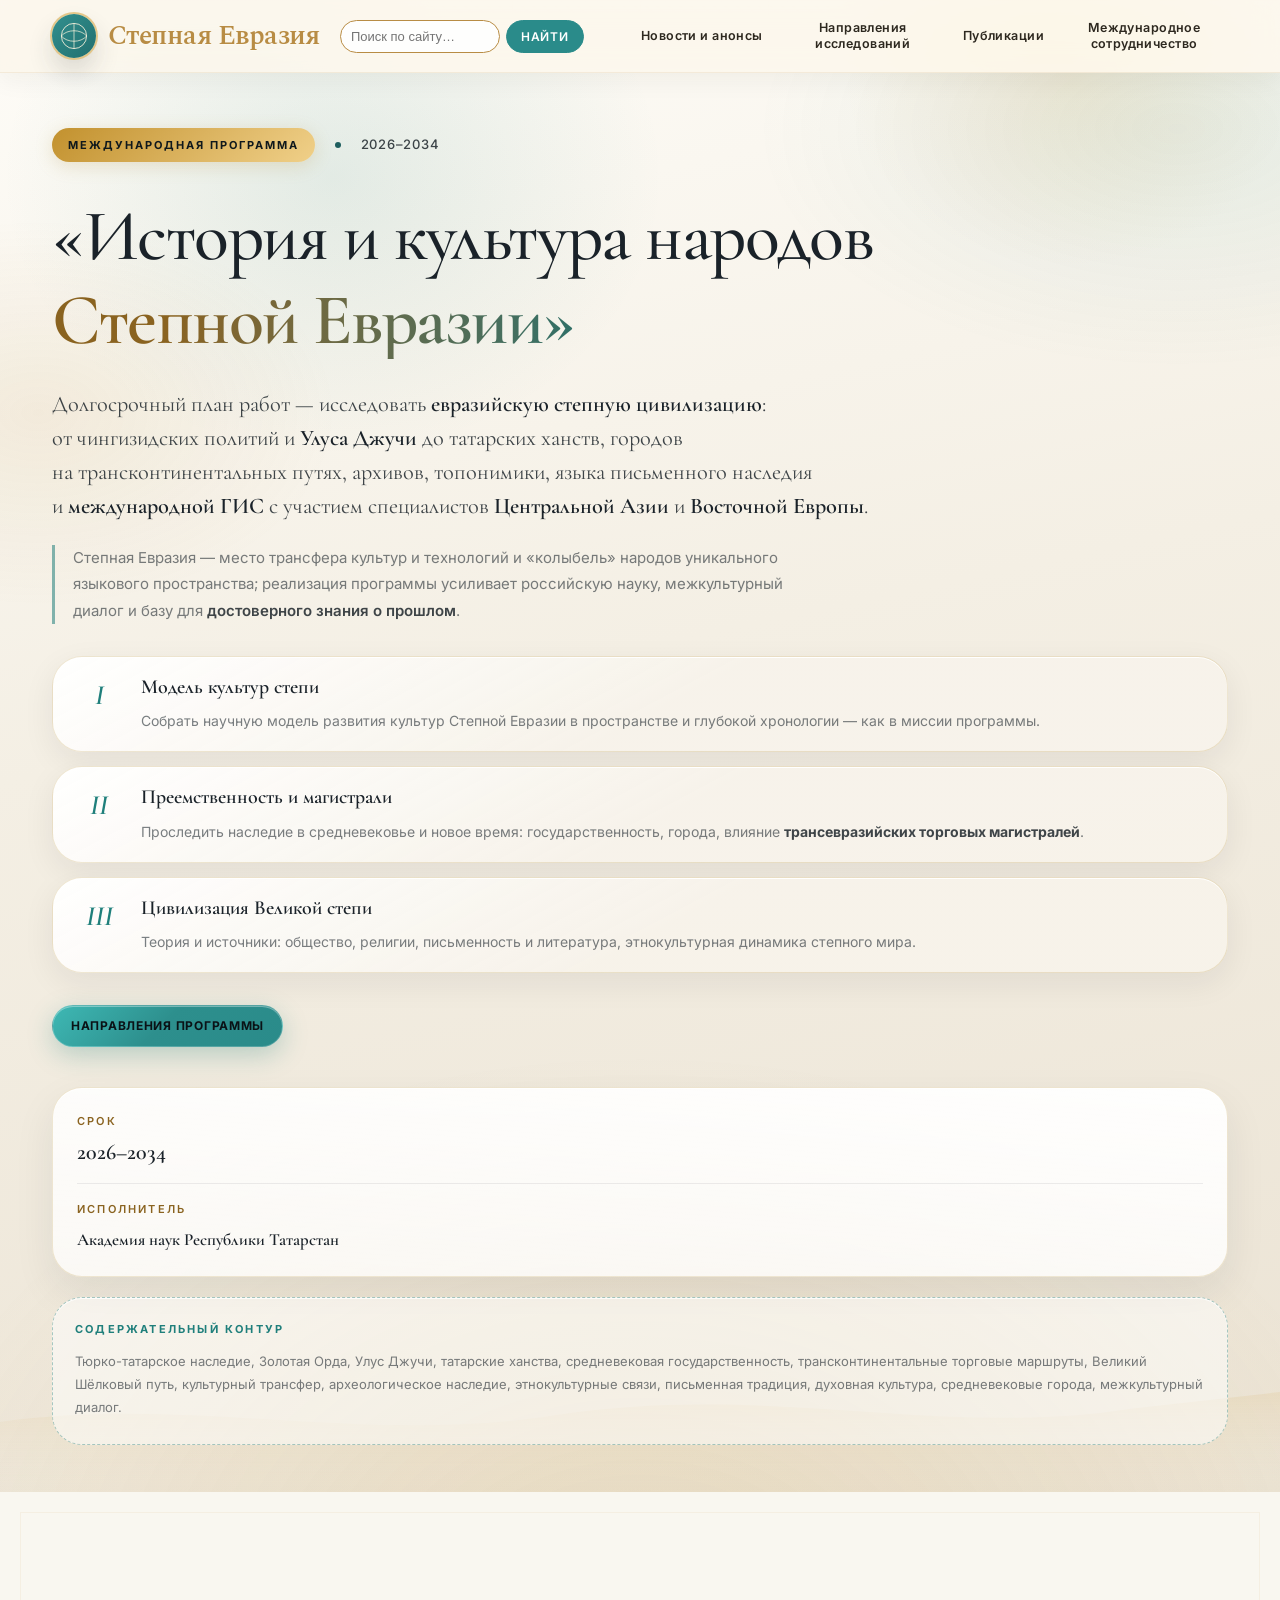
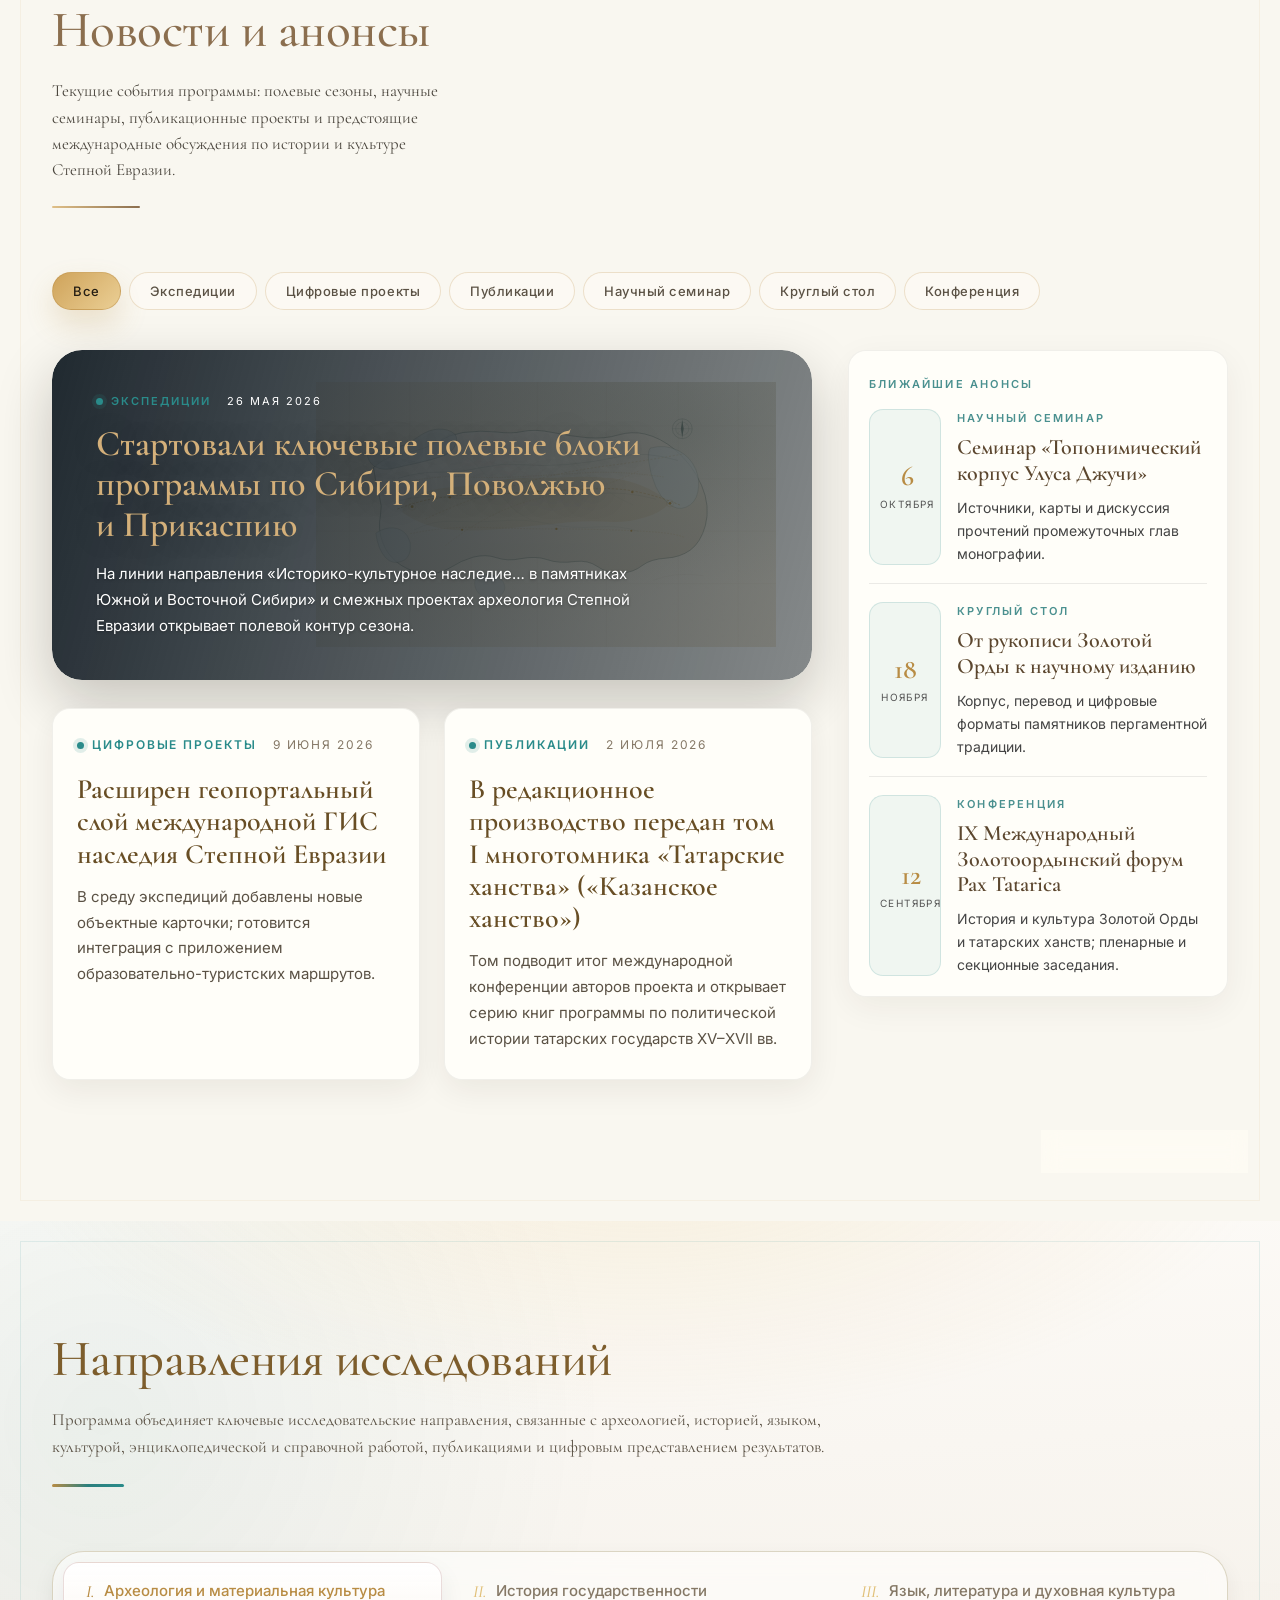
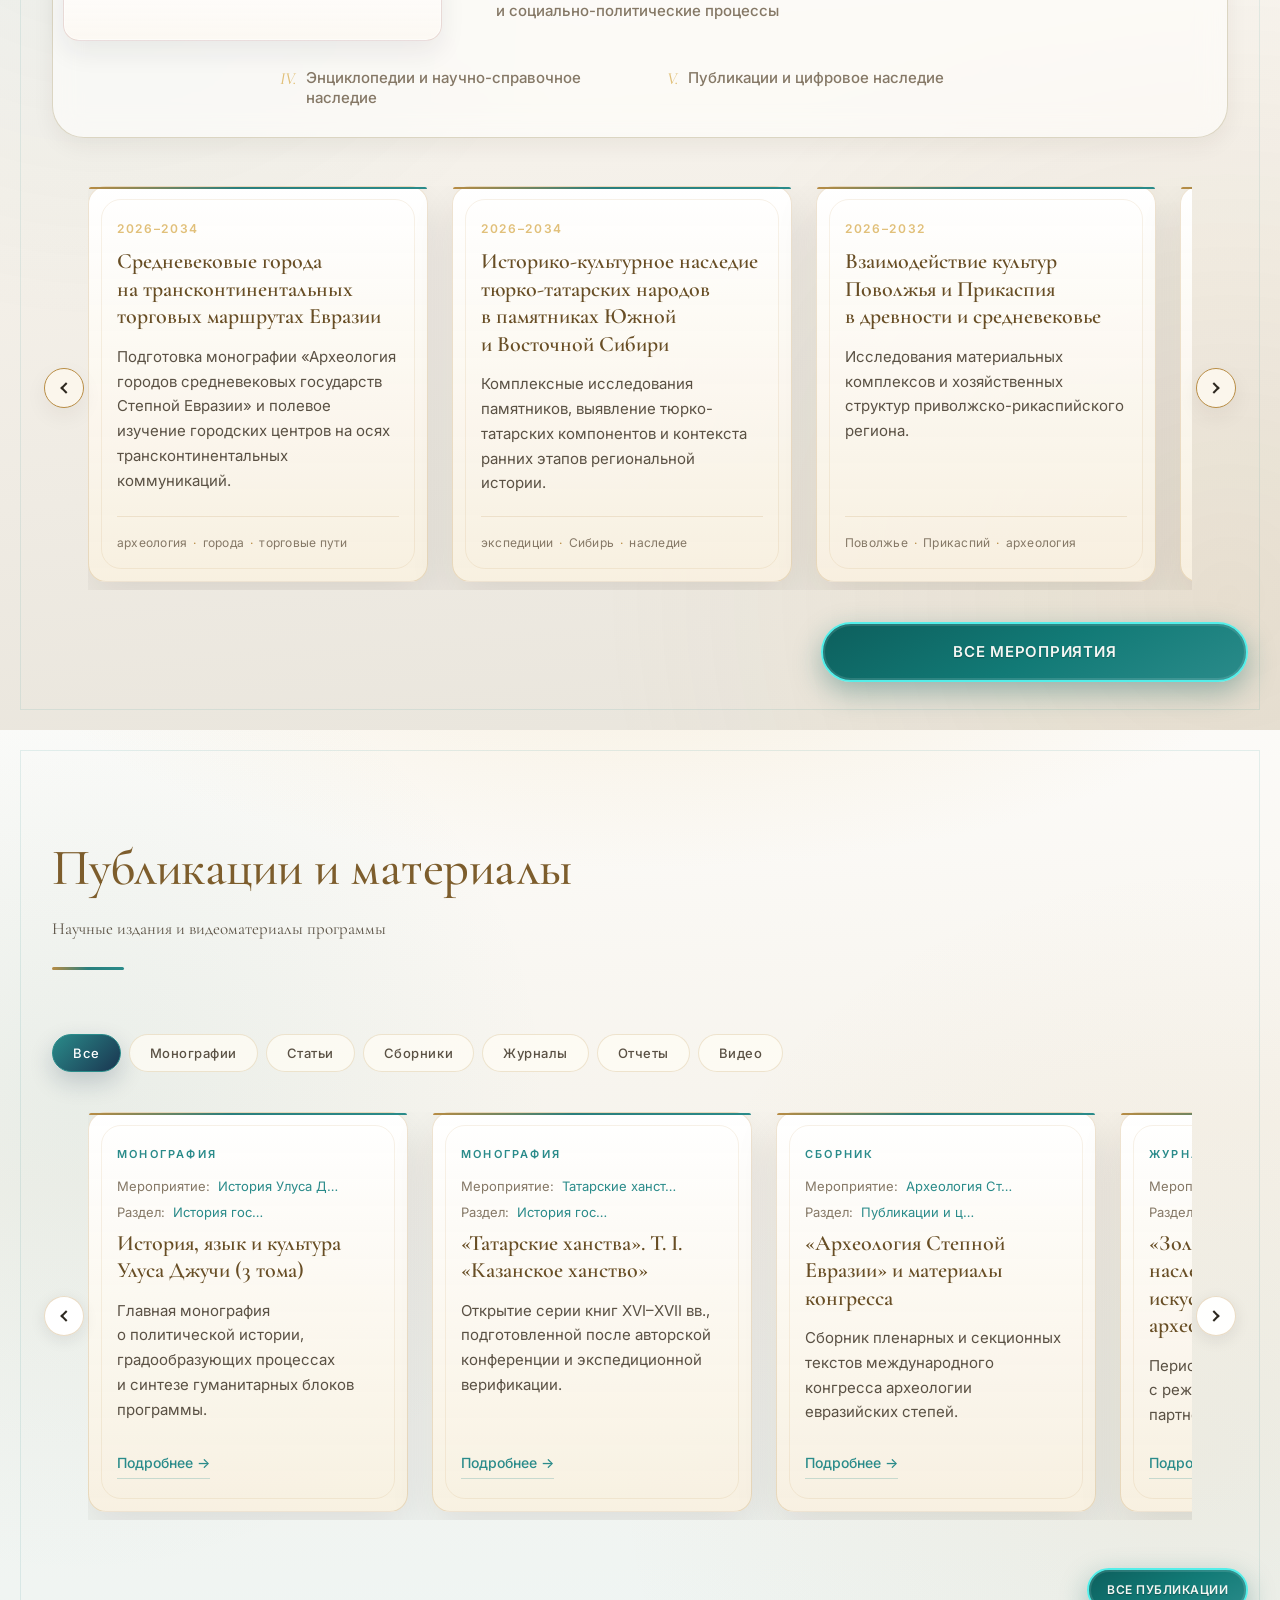
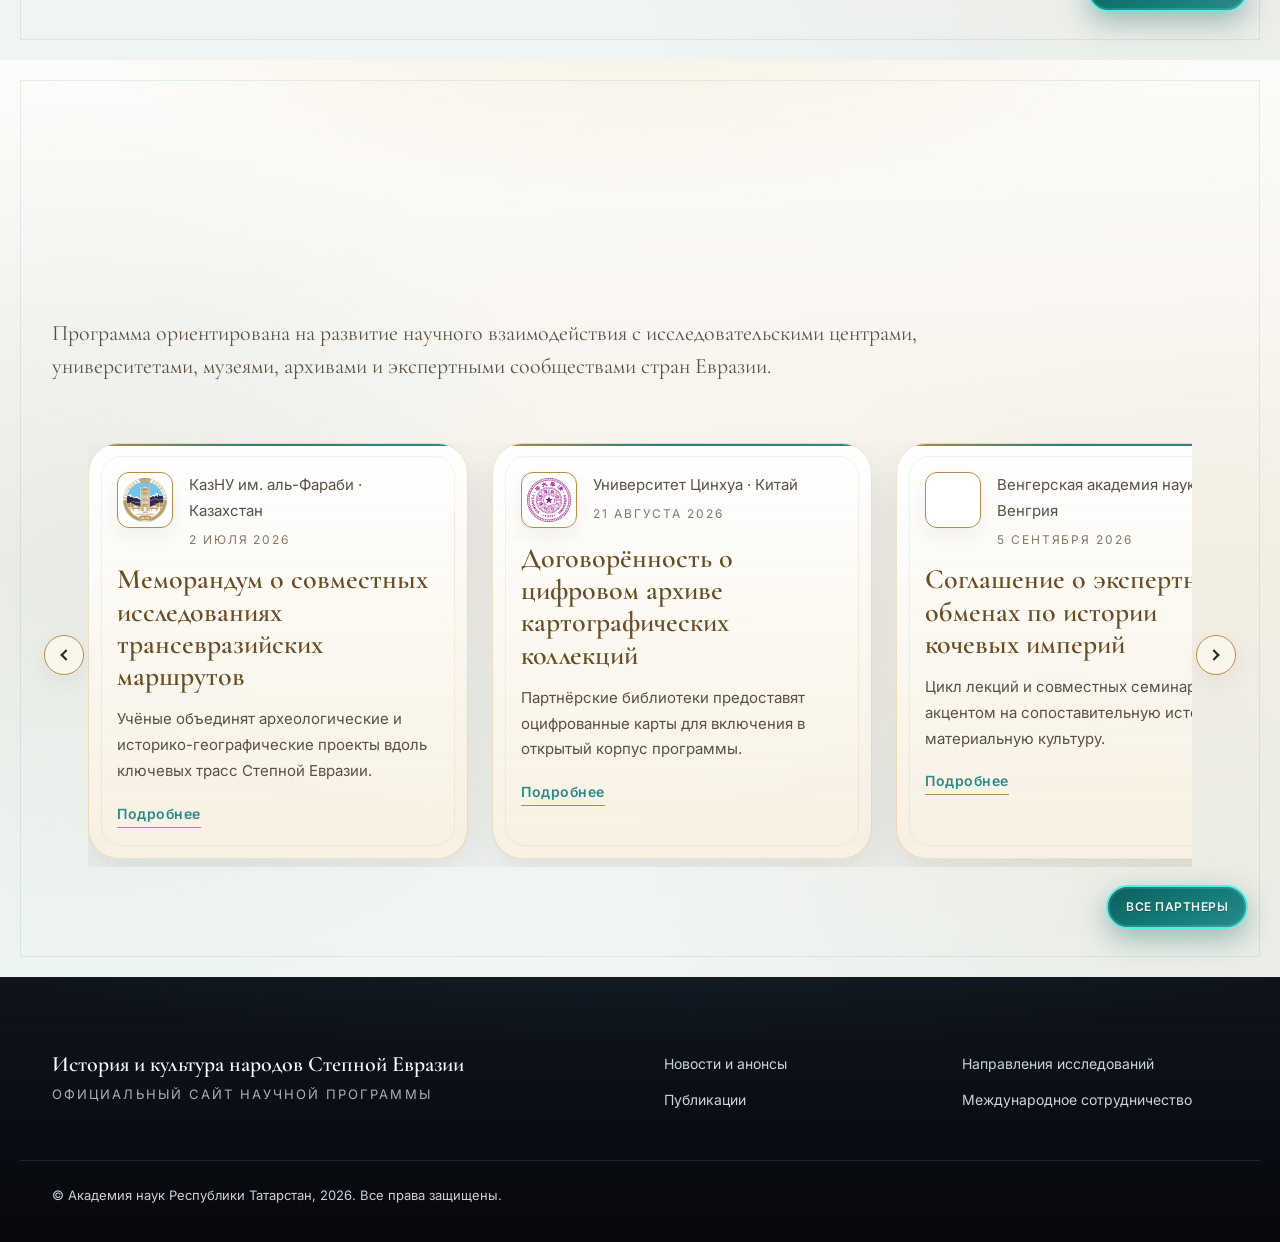
<file: index.html>
<!DOCTYPE html>
<html lang="ru">
  <head>
    <meta charset="UTF-8" />
    <meta name="viewport" content="width=device-width, initial-scale=1.0" />
    <!-- Снимает «залипание» HTML в некоторых превью (Simple Browser и т.п.): убери на продакшене, если не нужно -->
    <meta http-equiv="Cache-Control" content="no-cache, no-store, must-revalidate" />
    <meta http-equiv="Pragma" content="no-cache" />
    <meta
      name="description"
      content="Международная программа «История и культура народов Степной Евразии» (2026–2034, Казань): степная цивилизация, Улус Джучи и золотоордынское наследие, язык и источники, археология и международная ГИС; АН Республики Татарстан."
    />
    <title>История и культура народов Степной Евразии — международная программа 2026–2034</title>
    <link rel="preconnect" href="https://fonts.googleapis.com" />
    <link rel="preconnect" href="https://fonts.gstatic.com" crossorigin />
    <link
      href="https://fonts.googleapis.com/css2?family=Cormorant+Garamond:wght@400;500;600;700&family=Inter:wght@300;400;500;600;700&family=Spectral:wght@500;600;700&display=swap"
      rel="stylesheet"
    />
    <link rel="stylesheet" href="styles.css?v=27" />
  </head>
  <body>
    <!-- ============ ВЕРХНЕЕ МЕНЮ ============ -->
    <header class="site-header" id="siteHeader">
      <div class="container nav-wrap">
        <a href="#hero" class="brand">
          <span class="brand-mark" aria-hidden="true">
            <svg viewBox="0 0 40 40" width="28" height="28">
              <circle cx="20" cy="20" r="18" fill="none" stroke="currentColor" stroke-width="1.2" />
              <path
                d="M2 20 C 10 10, 30 10, 38 20 M2 20 C 10 30, 30 30, 38 20 M20 2 L20 38"
                fill="none"
                stroke="currentColor"
                stroke-width="1"
              />
            </svg>
          </span>
          <span class="brand-text">
            <span class="brand-title">Степная Евразия</span>
          </span>
        </a>

        <form class="header-search" action="search.html" method="get" role="search">
          <input type="search" name="q" placeholder="Поиск по сайту…" aria-label="Поиск по сайту" />
          <button type="submit" class="header-search-btn">Найти</button>
        </form>

        <nav class="nav" aria-label="Главная навигация">
          <ul class="nav-list" id="navList">
            <li><a href="news-all.html">Новости и анонсы</a></li>
            <li><a href="#directions">Направления исследований</a></li>
            <li><a href="#publications">Публикации</a></li>
            <li><a href="#cooperation">Международное сотрудничество</a></li>
          </ul>
        </nav>

        <button class="burger" id="burger" aria-label="Меню" aria-expanded="false">
          <span></span><span></span><span></span>
        </button>
      </div>
    </header>

    <main>
      <!-- ============ 1. HERO ============ -->
      <section class="hero hero--program" id="hero">
        <div class="hero--aurora" aria-hidden="true"></div>
        <div class="hero--grid-deco" aria-hidden="true">
          <svg class="hero--horizon" viewBox="0 0 1200 120" preserveAspectRatio="none">
            <path
              d="M0,78 C180,62 340,92 520,74 C720,54 880,88 1060,70 L1200,60 L1200,120 L0,120 Z"
              fill="url(#heroHillGrad)"
              opacity="0.26"
            />
            <defs>
              <linearGradient id="heroHillGrad" x1="0%" y1="0%" x2="0%" y2="100%">
                <stop offset="0%" stop-color="#d4aa55" />
                <stop offset="100%" stop-color="#f7f4ed" stop-opacity="0" />
              </linearGradient>
            </defs>
          </svg>
        </div>

        <div class="container hero--wrap">
          <header class="hero--head reveal">
            <span class="hero--badge">Международная программа</span>
            <span class="hero--head-sep" aria-hidden="true"></span>
            <span class="hero--head-meta">2026–2034</span>
          </header>

          <div class="hero--grid">
            <div class="hero--column hero--column-main">
              <h1 class="hero--title reveal">
                <span class="hero--title-line">«История и&nbsp;культура народов</span>
                <span class="hero--title-accent">Степной Евразии»</span>
              </h1>

              <p class="hero--lede reveal">
                Долгосрочный план работ — исследовать
                <strong>евразийскую степную цивилизацию</strong>:  от&nbsp;чингизидских политий
                и&nbsp;<strong>Улуса Джучи</strong> до&nbsp;татарских ханств, городов
                на&nbsp;трансконтинентальных путях, архивов, топонимики, языка
                письменного наследия и&nbsp;<strong>международной ГИС</strong> с&nbsp;участием
                специалистов <strong>Центральной Азии</strong> и&nbsp;<strong>Восточной Европы</strong>.
              </p>

              <p class="hero--why reveal">
                Степная Евразия — место трансфера культур и&nbsp;технологий и&nbsp;«колыбель»
                народов уникального языкового пространства; реализация программы усиливает
                российскую науку, межкультурный диалог и&nbsp;базу для
                <strong>достоверного знания о&nbsp;прошлом</strong>.
              </p>

              <div class="hero--mission reveal" role="list">
                <article class="hero--mission-card" role="listitem">
                  <span class="hero--mission-idx" aria-hidden="true">I</span>
                  <div class="hero--mission-body">
                    <h2 class="hero--mission-h">Модель культур степи</h2>
                    <p>
                      Собрать научную модель развития культур Степной Евразии
                      в&nbsp;пространстве и&nbsp;глубокой хронологии — как в&nbsp;миссии программы.
                    </p>
                  </div>
                </article>
                <article class="hero--mission-card" role="listitem">
                  <span class="hero--mission-idx" aria-hidden="true">II</span>
                  <div class="hero--mission-body">
                    <h2 class="hero--mission-h">Преемственность и&nbsp;магистрали</h2>
                    <p>
                      Проследить наследие в&nbsp;средневековье и&nbsp;новое время: государственность,
                      города, влияние <strong>трансевразийских торговых магистралей</strong>.
                    </p>
                  </div>
                </article>
                <article class="hero--mission-card" role="listitem">
                  <span class="hero--mission-idx" aria-hidden="true">III</span>
                  <div class="hero--mission-body">
                    <h2 class="hero--mission-h">Цивилизация Великой степи</h2>
                    <p>
                      Теория и&nbsp;источники: общество, религии, письменность и&nbsp;литература,
                      этнокультурная динамика степного мира.
                    </p>
                  </div>
                </article>
              </div>

              <div class="hero--cta reveal">
                <a class="btn btn-primary btn-small hero--cta-primary" href="#directions">Направления программы</a>
              </div>
            </div>

            <aside class="hero--column hero--column-side reveal" aria-label="Сводные параметры из программы">
              <div class="hero--glass">
                <div class="hero--kv">
                  <span class="hero--kv-label">Срок</span>
                  <span class="hero--kv-value">2026–2034</span>
                </div>
                <div class="hero--kv">
                  <span class="hero--kv-label">Исполнитель</span>
                  <span class="hero--kv-value hero--kv-value-tight">Академия наук Республики Татарстан</span>
                </div>
              </div>

              <div class="hero--spotlight">
                <p class="hero--spotlight-k">Содержательный контур</p>
                <p class="hero--spotlight-text">
                  Тюрко-татарское наследие, Золотая Орда, Улус Джучи, татарские ханства,
                  средневековая государственность, трансконтинентальные торговые маршруты,
                  Великий Шёлковый путь, культурный трансфер, археологическое наследие,
                  этнокультурные связи, письменная традиция, духовная культура, средневековые города,
                  межкультурный диалог.
                </p>
              </div>
            </aside>
          </div>

          <figure class="hero--steppe-map" aria-hidden="true">
            <img
              src="assets/hero-steppe-map.png"
              alt=""
              width="960"
              height="480"
              decoding="async"
              loading="lazy"
            />
          </figure>
        </div>
      </section>

      <section class="section section-news section-block-relative" id="news">
        <div class="container">
          <div class="section-head section-head--news reveal">
            <h2 class="section-title">Новости и анонсы</h2>
            <p class="section-sub">
              Текущие события программы: полевые сезоны, научные семинары, публикационные
              проекты и предстоящие международные обсуждения по истории и культуре
              Степной Евразии.
            </p>
          </div>

          <div class="filters reveal news-filters" role="tablist" aria-label="Фильтр по типу новостей">
            <button type="button" class="filter is-active" data-news-filter="all" role="tab" aria-selected="true">Все</button>
            <button type="button" class="filter" data-news-filter="Экспедиции" role="tab" aria-selected="false">Экспедиции</button>
            <button type="button" class="filter" data-news-filter="Цифровые проекты" role="tab" aria-selected="false">Цифровые проекты</button>
            <button type="button" class="filter" data-news-filter="Публикации" role="tab" aria-selected="false">Публикации</button>
            <button type="button" class="filter" data-news-filter="Научный семинар" role="tab" aria-selected="false">Научный семинар</button>
            <button type="button" class="filter" data-news-filter="Круглый стол" role="tab" aria-selected="false">Круглый стол</button>
            <button type="button" class="filter" data-news-filter="Конференция" role="tab" aria-selected="false">Конференция</button>
          </div>

          <div class="news-layout reveal">
            <div class="news-feed">
              <article class="news-card news-hero news-filter-target" data-news-type="Экспедиции">
                <a class="news-hero-hit" href="detail.html?kind=news&amp;id=n1">
                  <div class="news-hero-bg" aria-hidden="true"></div>
                  <div class="news-hero-inner">
                    <div class="news-meta news-meta--hero">
                      <span class="news-type news-type--hero">Экспедиции</span>
                      <time datetime="2026-05-26">26 мая 2026</time>
                    </div>
                    <h3 class="news-hero-title">
                      Стартовали ключевые полевые блоки программы по Сибири, Поволжью и&nbsp;Прикаспию
                    </h3>
                    <p class="news-hero-lead">
                      На&nbsp;линии направления «Историко-культурное наследие… в&nbsp;памятниках Южной и&nbsp;Восточной Сибири» и смежных проектах археология Степной Евразии открывает полевой контур сезона.
                    </p>
                  </div>
                </a>
              </article>

              <div class="news-secondary-grid">
                <article class="news-card news-card--secondary news-filter-target" data-news-type="Цифровые проекты">
                  <a class="news-card-hit news-card-hit--block" href="detail.html?kind=news&amp;id=n2">
                    <div class="news-meta news-meta--secondary">
                      <span class="news-type news-type--secondary">Цифровые проекты</span>
                      <time datetime="2026-06-09">9 июня 2026</time>
                    </div>
                    <h3>Расширен геопортальный слой международной ГИС наследия Степной Евразии</h3>
                    <p>
                      В&nbsp;среду экспедиций добавлены новые объектные карточки; готовится интеграция с&nbsp;приложением образовательно-туристских маршрутов.
                    </p>
                  </a>
                </article>
                <article class="news-card news-card--secondary news-filter-target" data-news-type="Публикации">
                  <a class="news-card-hit news-card-hit--block" href="detail.html?kind=news&amp;id=n3">
                    <div class="news-meta news-meta--secondary">
                      <span class="news-type news-type--secondary">Публикации</span>
                      <time datetime="2026-07-02">2 июля 2026</time>
                    </div>
                    <h3>В&nbsp;редакционное производство передан том I многотомника «Татарские ханства» («Казанское ханство»)</h3>
                    <p>
                      Том подводит итог международной конференции авторов проекта и&nbsp;открывает серию книг программы по&nbsp;политической истории татарских государств XV–XVII&nbsp;вв.
                    </p>
                  </a>
                </article>
              </div>
            </div>

            <aside class="announcements-panel announcements-panel--news" aria-label="Ближайшие анонсы">
              <p class="announcements-kicker announcements-kicker--news">Ближайшие анонсы</p>
              <ul class="announcements-list announcements-list--news" role="list">
                <li class="news-filter-target" data-news-type="Научный семинар">
                  <a class="announcement-row-link" href="detail.html?kind=news&amp;id=n4">
                    <div class="announcement-date announcement-date--news">
                      <span>6</span>
                      <small>октября</small>
                    </div>
                    <div class="announcement-body">
                      <p class="announcement-type">Научный семинар</p>
                      <h3>Семинар «Топонимический корпус Улуса Джучи»</h3>
                      <p>Источники, карты и дискуссия прочтений промежуточных глав монографии.</p>
                    </div>
                  </a>
                </li>
                <li class="news-filter-target" data-news-type="Круглый стол">
                  <a class="announcement-row-link" href="detail.html?kind=news&amp;id=n5">
                    <div class="announcement-date announcement-date--news">
                      <span>18</span>
                      <small>ноября</small>
                    </div>
                    <div class="announcement-body">
                      <p class="announcement-type">Круглый стол</p>
                      <h3>От рукописи Золотой Орды к научному изданию</h3>
                      <p>Корпус, перевод и цифровые форматы памятников пергаментной традиции.</p>
                    </div>
                  </a>
                </li>
                <li class="news-filter-target" data-news-type="Конференция">
                  <a class="announcement-row-link" href="detail.html?kind=news&amp;id=n6">
                    <div class="announcement-date announcement-date--news">
                      <span>12</span>
                      <small>сентября</small>
                    </div>
                    <div class="announcement-body">
                      <p class="announcement-type">Конференция</p>
                      <h3>IX Международный Золотоордынский форум Pax Tatarica</h3>
                      <p>История и культура Золотой Орды и татарских ханств; пленарные и секционные заседания.</p>
                    </div>
                  </a>
                </li>
              </ul>
            </aside>
          </div>

          <div class="section-corner-actions">
            <a href="news-all.html" class="btn btn-ghost btn-small">Все анонсы и новости</a>
          </div>
        </div>
      </section>

      <section class="section section-alt section-block-relative" id="directions">
        <div class="container">
          <div class="section-head reveal">
            <h2 class="section-title">Направления исследований</h2>
            <p class="section-sub">
              Программа объединяет ключевые исследовательские направления, связанные
              с&nbsp;археологией, историей, языком, культурой, энциклопедической
              и&nbsp;справочной работой, публикациями и&nbsp;цифровым представлением результатов.
            </p>
          </div>

          <div class="tabs reveal" role="tablist" aria-label="Направления исследований">
            <div class="tabs-track">
              <button class="tab is-active" role="tab" aria-selected="true" data-tab="t1">
                <span class="tab-index">I.</span>
                <span class="tab-label">Археология и&nbsp;материальная культура</span>
              </button>
              <button class="tab" role="tab" aria-selected="false" data-tab="t2">
                <span class="tab-index">II.</span>
                <span class="tab-label">История государственности и&nbsp;социально-политические процессы</span>
              </button>
              <button class="tab" role="tab" aria-selected="false" data-tab="t3">
                <span class="tab-index">III.</span>
                <span class="tab-label">Язык, литература и&nbsp;духовная культура</span>
              </button>
              <div class="tabs-track-row2">
                <button class="tab" role="tab" aria-selected="false" data-tab="t4">
                  <span class="tab-index">IV.</span>
                  <span class="tab-label">Энциклопедии и&nbsp;научно-справочное наследие</span>
                </button>
                <button class="tab" role="tab" aria-selected="false" data-tab="t5">
                  <span class="tab-index">V.</span>
                  <span class="tab-label">Публикации и&nbsp;цифровое наследие</span>
                </button>
              </div>
            </div>
          </div>

          <div class="tab-panel is-active" role="tabpanel" data-panel="t1">
            <div class="carousel-shell" data-carousel>
              <button type="button" class="carousel-btn carousel-btn-prev" data-carousel-prev aria-label="Назад"></button>
              <div class="carousel-viewport">
                <div class="carousel-track carousel-track--cards">
                  <a class="research-card research-card--slide" href="detail.html?kind=event&amp;id=e-t1-1">
                    <span class="research-years">2026–2034</span>
                    <h3>Средневековые города на&nbsp;трансконтинентальных торговых маршрутах Евразии</h3>
                    <p>Подготовка монографии «Археология городов средневековых государств Степной Евразии» и&nbsp;полевое изучение городских центров на&nbsp;осях трансконтинентальных коммуникаций.</p>
                    <ul class="tags"><li>археология</li><li>города</li><li>торговые пути</li></ul>
                  </a>
                  <a class="research-card research-card--slide" href="detail.html?kind=event&amp;id=e-t1-2">
                    <span class="research-years">2026–2034</span>
                    <h3>Историко-культурное наследие тюрко-татарских народов в&nbsp;памятниках Южной и&nbsp;Восточной Сибири</h3>
                    <p>Комплексные исследования памятников, выявление тюрко-татарских компонентов и&nbsp;контекста ранних этапов региональной истории.</p>
                    <ul class="tags"><li>экспедиции</li><li>Сибирь</li><li>наследие</li></ul>
                  </a>
                  <a class="research-card research-card--slide" href="detail.html?kind=event&amp;id=e-t1-3">
                    <span class="research-years">2026–2032</span>
                    <h3>Взаимодействие культур Поволжья и&nbsp;Прикаспия в&nbsp;древности и&nbsp;средневековье</h3>
                    <p>Исследования материальных комплексов и&nbsp;хозяйственных структур приволжско-рикаспийского региона.</p>
                    <ul class="tags"><li>Поволжье</li><li>Прикаспий</li><li>археология</li></ul>
                  </a>
                  <a class="research-card research-card--slide" href="detail.html?kind=event&amp;id=e-t1-4">
                    <span class="research-years">2026–2034</span>
                    <h3>Культурное наследие тюрко-татарских народов в&nbsp;системе трансконтинентальных торговых путей</h3>
                    <p>Великий Шёлковый путь и&nbsp;роль народов программы в&nbsp;исторических системах коммуникаций.</p>
                    <ul class="tags"><li>наследие</li><li>маршруты</li><li>Шёлковый путь</li></ul>
                  </a>
                  <a class="research-card research-card--slide" href="detail.html?kind=event&amp;id=e-t1-5">
                    <span class="research-years">2026–2034</span>
                    <h3>Культура Западного Приуралья в&nbsp;эпоху Великого переселения народов</h3>
                    <p>Реконструкция культурных процессов переходной эпохи и&nbsp;этнокультурных трансформаций региона.</p>
                    <ul class="tags"><li>Приуралье</li><li>переселение народов</li><li>археология</li></ul>
                  </a>
                  <a class="research-card research-card--slide" href="detail.html?kind=event&amp;id=e-t1-6">
                    <span class="research-years">2026–2034</span>
                    <h3>Естественнонаучные, лабораторные и&nbsp;камеральные исследования находок</h3>
                    <p>Междисциплинарная обработка материала и&nbsp;методическое единство археологических блоков программы.</p>
                    <ul class="tags"><li>лаборатория</li><li>камеральная работа</li><li>методы</li></ul>
                  </a>
                </div>
              </div>
              <button type="button" class="carousel-btn carousel-btn-next" data-carousel-next aria-label="Вперёд"></button>
            </div>
          </div>

          <div class="tab-panel" role="tabpanel" data-panel="t2">
            <div class="carousel-shell" data-carousel>
              <button type="button" class="carousel-btn carousel-btn-prev" data-carousel-prev aria-label="Назад"></button>
              <div class="carousel-viewport">
                <div class="carousel-track carousel-track--cards">
                  <a class="research-card research-card--slide" href="detail.html?kind=event&amp;id=e-t2-1">
                    <span class="research-years">2026–2028</span>
                    <h3>«Татары» в&nbsp;средневековых источниках: история имени&nbsp;/ термина и&nbsp;носителей</h3>
                    <p>Коллективная монография, книга «Кто ты, если не&nbsp;татарин?» и&nbsp;видеосерия «Татары: по&nbsp;следам этнонима».</p>
                    <ul class="tags"><li>источники</li><li>идентичность</li><li>монография</li></ul>
                  </a>
                  <a class="research-card research-card--slide" href="detail.html?kind=event&amp;id=e-t2-2">
                    <span class="research-years">2026–2029</span>
                    <h3>Чингизидские политии: цивилизационный аспект</h3>
                    <p>Политическая история государств потомков Чингиз-хана и&nbsp;монография «Монгольская империя, Чингизидские политии».</p>
                    <ul class="tags"><li>чингизиды</li><li>империи</li><li>цивилизация</li></ul>
                  </a>
                  <a class="research-card research-card--slide" href="detail.html?kind=event&amp;id=e-t2-3">
                    <span class="research-years">2026–2034</span>
                    <h3>История и&nbsp;культура Улуса Джучи</h3>
                    <p>Трёхтомная монография, циклы о&nbsp;городах Орды и&nbsp;музейном наследии, научно-популярные книги программы.</p>
                    <ul class="tags"><li>Улус Джучи</li><li>Золотая Орда</li><li>монография</li></ul>
                  </a>
                  <a class="research-card research-card--slide" href="detail.html?kind=event&amp;id=e-t2-4">
                    <span class="research-years">2026–2034</span>
                    <h3>История татарских ханств XV–XVII&nbsp;вв.</h3>
                    <p>Многотомник «Татарские ханства» и&nbsp;конференции авторов серии томов программы.</p>
                    <ul class="tags"><li>ханства</li><li>государственность</li><li>монография</li></ul>
                  </a>
                  <a class="research-card research-card--slide" href="detail.html?kind=event&amp;id=e-t2-5">
                    <span class="research-years">2026–2034</span>
                    <h3>Народы Поволжско-Сибирского региона в&nbsp;сословной структуре России (XVI — начало XX&nbsp;в.)</h3>
                    <p>Двухтомное исследование сословных номинаций и&nbsp;роли государства в&nbsp;истории народов региона.</p>
                    <ul class="tags"><li>социальная история</li><li>Поволжье</li><li>Сибирь</li></ul>
                  </a>
                  <a class="research-card research-card--slide" href="detail.html?kind=event&amp;id=e-t2-6">
                    <span class="research-years">2026–2030</span>
                    <h3>История астраханских татар в&nbsp;Новое и&nbsp;Новейшее время</h3>
                    <p>Двухтомная монография по&nbsp;общинам юртовских татар, карагашей и&nbsp;переселенческих групп Приволжья.</p>
                    <ul class="tags"><li>Астрахань</li><li>этническая история</li><li>монография</li></ul>
                  </a>
                </div>
              </div>
              <button type="button" class="carousel-btn carousel-btn-next" data-carousel-next aria-label="Вперёд"></button>
            </div>
          </div>

          <div class="tab-panel" role="tabpanel" data-panel="t3">
            <div class="carousel-shell" data-carousel>
              <button type="button" class="carousel-btn carousel-btn-prev" data-carousel-prev aria-label="Назад"></button>
              <div class="carousel-viewport">
                <div class="carousel-track carousel-track--cards">
                  <a class="research-card research-card--slide" href="detail.html?kind=event&amp;id=e-t3-1">
                    <span class="research-years">2026–2029</span>
                    <h3>Язык письменного наследия Золотой Орды и&nbsp;духовная культура татарского народа</h3>
                    <p>Коллективная монография в&nbsp;логике когнитивной лингвистики: языковые личности авторов текстов XIII–XV&nbsp;вв.</p>
                    <ul class="tags"><li>письменность</li><li>Золотая Орда</li><li>филология</li></ul>
                  </a>
                  <a class="research-card research-card--slide" href="detail.html?kind=event&amp;id=e-t3-2">
                    <span class="research-years">2026–2032</span>
                    <h3>Этимология и&nbsp;семантика топонимов Улуса Джучи</h3>
                    <p>Три книжные части по&nbsp;топонимии Золотой Орды, Сибирского и&nbsp;Казанского ханств как ключ к&nbsp;истории пространства.</p>
                    <ul class="tags"><li>топонимика</li><li>Улус Джучи</li><li>историческая география</li></ul>
                  </a>
                  <a class="research-card research-card--slide" href="detail.html?kind=event&amp;id=e-t3-3">
                    <span class="research-years">2026–2032</span>
                    <h3>Диалекты кипчакских и&nbsp;огузских племён эпохи Улуса Джучи</h3>
                    <p>Историческая диалектология: связь средневековых лектов с&nbsp;говорами и&nbsp;наречиями современного татарского языка.</p>
                    <ul class="tags"><li>диалекты</li><li>историческая лингвистика</li><li>татарский язык</li></ul>
                  </a>
                  <a class="research-card research-card--slide" href="detail.html?kind=event&amp;id=e-t3-4">
                    <span class="research-years">2026–2034</span>
                    <h3>Духовная культура, литература и&nbsp;художественные традиции степной Евразии</h3>
                    <p>Тюркский эпос, духовные песнопения, театрально-музыкальное наследие и&nbsp;межкультурные пересечения.</p>
                    <ul class="tags"><li>литература</li><li>музыка</li><li>культура</li></ul>
                  </a>
                  <a class="research-card research-card--slide" href="detail.html?kind=event&amp;id=e-t3-5">
                    <span class="research-years">2026–2034</span>
                    <h3>Этнокультурные связи народов степной Евразии</h3>
                    <p>Евразийский контекст творчества Тукая, литература Золотой Орды и&nbsp;международные конференции под эгидой программы.</p>
                    <ul class="tags"><li>евразийские связи</li><li>Золотая Орда</li><li>Тукай</li></ul>
                  </a>
                </div>
              </div>
              <button type="button" class="carousel-btn carousel-btn-next" data-carousel-next aria-label="Вперёд"></button>
            </div>
          </div>

          <div class="tab-panel" role="tabpanel" data-panel="t4">
            <div class="carousel-shell" data-carousel>
              <button type="button" class="carousel-btn carousel-btn-prev" data-carousel-prev aria-label="Назад"></button>
              <div class="carousel-viewport">
                <div class="carousel-track carousel-track--cards">
                  <a class="research-card research-card--slide" href="detail.html?kind=event&amp;id=e-t4-1">
                    <span class="research-years">2026–2034</span>
                    <h3>Энциклопедические словари и&nbsp;иллюстрированные энциклопедические издания</h3>
                    <p>Линии «Археология Степной Евразии», «Волжская Булгария», «Золотая Орда и&nbsp;татарские ханства» и&nbsp;семейство региональных энциклопедия.</p>
                    <ul class="tags"><li>энциклопедии</li><li>словари</li><li>археология</li></ul>
                  </a>
                  <a class="research-card research-card--slide" href="detail.html?kind=event&amp;id=e-t4-2">
                    <span class="research-years">2026–2034</span>
                    <h3>Свод памятников истории и&nbsp;культуры татарского народа</h3>
                    <p>Инвентаризация на&nbsp;территории РФ, стран СНГ и&nbsp;далёкого зарубежья; связь со&nbsp;слоями охранных и туристических маршрутов.</p>
                    <ul class="tags"><li>свод памятников</li><li>наследие</li><li>реестр</li></ul>
                  </a>
                  <a class="research-card research-card--slide" href="detail.html?kind=event&amp;id=e-t4-3">
                    <span class="research-years">2026–2034</span>
                    <h3>Эпиграфика Золотой Орды и&nbsp;Казанского ханства; корпусные издания</h3>
                    <p>Свод надписей, словарь-конкорданс «Кысса-и Йусуф», словарь татарского языка XIV–XVI&nbsp;вв.</p>
                    <ul class="tags"><li>эпиграфика</li><li>корпус</li><li>лексикография</li></ul>
                  </a>
                  <a class="research-card research-card--slide" href="detail.html?kind=event&amp;id=e-t4-4">
                    <span class="research-years">2026–2034</span>
                    <h3>Открытые платформы, «Татарстан: краткая энциклопедия», портал наследия</h3>
                    <p>Веб-среда статей и&nbsp;модулей, сопряжённая с&nbsp;программными ГИС и&nbsp;социально-ориентированными проектами АН&nbsp;РТ.</p>
                    <ul class="tags"><li>open access</li><li>платформа</li><li>энциклопедия</li></ul>
                  </a>
                </div>
              </div>
              <button type="button" class="carousel-btn carousel-btn-next" data-carousel-next aria-label="Вперёд"></button>
            </div>
          </div>

          <div class="tab-panel" role="tabpanel" data-panel="t5">
            <div class="carousel-shell" data-carousel>
              <button type="button" class="carousel-btn carousel-btn-prev" data-carousel-prev aria-label="Назад"></button>
              <div class="carousel-viewport">
                <div class="carousel-track carousel-track--cards">
                  <a class="research-card research-card--slide" href="detail.html?kind=event&amp;id=e-t5-1">
                    <span class="research-years">2026–2034</span>
                    <h3>Монографии «Кочевые империи», «Степная Евразия», «Археология Степной Евразии»</h3>
                    <p>Флагманские книги о&nbsp;степной государственности, глобальном историческом узле регионов программы.</p>
                    <ul class="tags"><li>монографии</li><li>археология</li><li>империи</li></ul>
                  </a>
                  <a class="research-card research-card--slide" href="detail.html?kind=event&amp;id=e-t5-2">
                    <span class="research-years">2026–2034</span>
                    <h3>Научная периодика АН&nbsp;РТ: «Золотоордынское наследие», «Филология и искусство…», «Поволжская археология»</h3>
                    <p>Серии изданий, индексация и&nbsp;политики открытых оглавлений согласно календарю программы.</p>
                    <ul class="tags"><li>журналы</li><li>сборники</li><li>редакция</li></ul>
                  </a>
                  <a class="research-card research-card--slide" href="detail.html?kind=event&amp;id=e-t5-3">
                    <span class="research-years">2026–2034</span>
                    <h3>Архивные исследования и&nbsp;цифровые базы документальных комплексов</h3>
                    <p>Проект «По&nbsp;следам средневековой истории татар…», своды по&nbsp;архивным номинациям Поволжья и Приуралья.</p>
                    <ul class="tags"><li>архивы</li><li>базы данных</li><li>наследие</li></ul>
                  </a>
                  <a class="research-card research-card--slide" href="detail.html?kind=event&amp;id=e-t5-4">
                    <span class="research-years">2026–2034</span>
                    <h3>Международная ГИС «Археологическая карта наследия… Степной Евразии»</h3>
                    <p>Картографический портал, туристско-образовательные маршруты и виртуальные представления памятников.</p>
                    <ul class="tags"><li>ГИС</li><li>картография</li><li>цифровая гуманитаристика</li></ul>
                  </a>
                  <a class="research-card research-card--slide" href="detail.html?kind=event&amp;id=e-t5-5">
                    <span class="research-years">2026–2034</span>
                    <h3>Документальное кино, анимация и&nbsp;видеосерии программы</h3>
                    <p>Фильмы «Наследие Чингиз-хана», анимированные биографии ханов, школьные образовательные курсы онлайн.</p>
                    <ul class="tags"><li>видео</li><li>популяризация</li><li>мультимедиа</li></ul>
                  </a>
                  <a class="research-card research-card--slide" href="detail.html?kind=event&amp;id=e-t5-6">
                    <span class="research-years">2026–2034</span>
                    <h3>Сайт программы и&nbsp;открытый доступ к результатам экспедиций</h3>
                    <p>Информационное сопровождение конференций, выгрузка отчётов и синхронизация с партнёрскими площадками.</p>
                    <ul class="tags"><li>Портал</li><li>открытый доступ</li><li>коммуникация</li></ul>
                  </a>
                </div>
              </div>
              <button type="button" class="carousel-btn carousel-btn-next" data-carousel-next aria-label="Вперёд"></button>
            </div>
          </div>

          <div class="section-corner-actions">
            <a href="events-all.html" class="btn btn-small btn-events-all">Все мероприятия</a>
          </div>
        </div>
      </section>
      <section class="section section-alt section-block-relative" id="publications">
        <div class="container">
          <div class="section-head reveal">
            <h2 class="section-title">Публикации и&nbsp;материалы</h2>
            <p class="section-sub">
              Научные издания и&nbsp;видеоматериалы программы
            </p>
          </div>

          <div class="filters reveal pub-filters" role="tablist" aria-label="Фильтр публикаций">
            <button type="button" class="filter is-active" data-filter="all">Все</button>
            <button type="button" class="filter" data-filter="Монография">Монографии</button>
            <button type="button" class="filter" data-filter="Статья">Статьи</button>
            <button type="button" class="filter" data-filter="Сборник">Сборники</button>
            <button type="button" class="filter" data-filter="Журнал">Журналы</button>
            <button type="button" class="filter" data-filter="Отчет">Отчеты</button>
            <button type="button" class="filter" data-filter="Видео">Видео</button>
          </div>

          <div id="pubSectionText">
            <div class="carousel-shell carousel-shell--pub reveal" data-carousel>
              <button type="button" class="carousel-btn carousel-btn-prev" data-carousel-prev aria-label="Назад"></button>
              <div class="carousel-viewport">
                <div class="carousel-track carousel-track--pubs" id="pubGrid">
                  <article class="pub-card pub-card--slide" data-type="Монография">
                    <a class="pub-card-hit" href="detail.html?kind=publication&amp;id=p1"></a>
                    <span class="pub-type">Монография</span>
                    <div class="pub-tie"><span class="pub-tie-label">Мероприятие:</span> <a href="detail.html?kind=event&amp;id=e-t2-3">История Улуса Д…</a></div>
                    <div class="pub-tie"><span class="pub-tie-label">Раздел:</span> <a href="detail.html?kind=section&amp;id=t2">История гос…</a></div>
                    <h3>История, язык и&nbsp;культура Улуса Джучи (3&nbsp;тома)</h3>
                    <p>Главная монография о&nbsp;политической истории, градообразующих процессах и&nbsp;синтезе гуманитарных блоков программы.</p>
                    <span class="pub-link">Подробнее →</span>
                  </article>
                  <article class="pub-card pub-card--slide" data-type="Монография">
                    <a class="pub-card-hit" href="detail.html?kind=publication&amp;id=p2"></a>
                    <span class="pub-type">Монография</span>
                    <div class="pub-tie"><span class="pub-tie-label">Мероприятие:</span> <a href="detail.html?kind=event&amp;id=e-t2-4">Татарские ханст…</a></div>
                    <div class="pub-tie"><span class="pub-tie-label">Раздел:</span> <a href="detail.html?kind=section&amp;id=t2">История гос…</a></div>
                    <h3>«Татарские ханства». Т.&nbsp;I. «Казанское ханство»</h3>
                    <p>Открытие серии книг XVI–XVII&nbsp;вв., подготовленной после авторской конференции и экспедиционной верификации.</p>
                    <span class="pub-link">Подробнее →</span>
                  </article>
                  <article class="pub-card pub-card--slide" data-type="Сборник">
                    <a class="pub-card-hit" href="detail.html?kind=publication&amp;id=p3"></a>
                    <span class="pub-type">Сборник</span>
                    <div class="pub-tie"><span class="pub-tie-label">Мероприятие:</span> <a href="detail.html?kind=event&amp;id=e-t5-1">Археология Ст…</a></div>
                    <div class="pub-tie"><span class="pub-tie-label">Раздел:</span> <a href="detail.html?kind=section&amp;id=t5">Публикации и ц…</a></div>
                    <h3>«Археология Степной Евразии» и&nbsp;материалы конгресса</h3>
                    <p>Сборник пленарных и&nbsp;секционных текстов международного конгресса археологии евразийских степей.</p>
                    <span class="pub-link">Подробнее →</span>
                  </article>
                  <article class="pub-card pub-card--slide" data-type="Журнал">
                    <a class="pub-card-hit" href="detail.html?kind=publication&amp;id=p4"></a>
                    <span class="pub-type">Журнал</span>
                    <div class="pub-tie"><span class="pub-tie-label">Мероприятие:</span> <a href="detail.html?kind=event&amp;id=e-t5-2">Издания АН РТ</a></div>
                    <div class="pub-tie"><span class="pub-tie-label">Раздел:</span> <a href="detail.html?kind=section&amp;id=t5">Публикации и ц…</a></div>
                    <h3>«Золотоордынское наследие», «Филология и искусство…», «Поволжская археология»</h3>
                    <p>Периодика и сборники АН&nbsp;РТ с&nbsp;режимами индексирования и партнёрскими спецномерами.</p>
                    <span class="pub-link">Подробнее →</span>
                  </article>
                  <article class="pub-card pub-card--slide" data-type="Отчет">
                    <a class="pub-card-hit" href="detail.html?kind=publication&amp;id=p5"></a>
                    <span class="pub-type">Отчет</span>
                    <div class="pub-tie"><span class="pub-tie-label">Мероприятие:</span> <a href="detail.html?kind=event&amp;id=e-t5-3">Архивы и базы …</a></div>
                    <div class="pub-tie"><span class="pub-tie-label">Раздел:</span> <a href="detail.html?kind=section&amp;id=t5">Публикации и ц…</a></div>
                    <h3>Отчёт по&nbsp;архивному треку «По&nbsp;следам средневековой истории татар»</h3>
                    <p>Метаописание комплексов источников, готовых к включению в ГИС и энциклопедический контур программы.</p>
                    <span class="pub-link">Подробнее →</span>
                  </article>
                  <article class="pub-card pub-card--slide" data-type="Статья">
                    <a class="pub-card-hit" href="detail.html?kind=publication&amp;id=p6"></a>
                    <span class="pub-type">Научно-популярная книга</span>
                    <div class="pub-tie"><span class="pub-tie-label">Мероприятие:</span> <a href="detail.html?kind=event&amp;id=e-t2-1">«Татары» в ист…</a></div>
                    <div class="pub-tie"><span class="pub-tie-label">Раздел:</span> <a href="detail.html?kind=section&amp;id=t2">История гос…</a></div>
                    <h3>«Кто ты, если не&nbsp;татарин?»</h3>
                    <p>Разъяснение результатов монографического блока этнонима для широкой аудитории и&nbsp;социальных сетей.</p>
                    <span class="pub-link">Подробнее →</span>
                  </article>
                  <article class="pub-card pub-card--slide" data-type="Видео">
                    <a class="pub-card-hit" href="detail.html?kind=publication&amp;id=v1"></a>
                    <span class="pub-type">Видео</span>
                    <div class="pub-tie"><span class="pub-tie-label">Мероприятие:</span> <a href="detail.html?kind=event&amp;id=e-t2-1">«Татары» в ист…</a></div>
                    <div class="pub-tie"><span class="pub-tie-label">Раздел:</span> <a href="detail.html?kind=section&amp;id=t2">История гос…</a></div>
                    <h3>Видеолекции «Татары: по&nbsp;следам этнонима»</h3>
                    <p>Серии анимированных роликов с&nbsp;ключевыми тезисами из&nbsp;монографической работы историков языка и&nbsp;социальной памяти.</p>
                    <span class="pub-link">Подробнее →</span>
                  </article>
                  <article class="pub-card pub-card--slide" data-type="Видео">
                    <a class="pub-card-hit" href="detail.html?kind=publication&amp;id=v2"></a>
                    <span class="pub-type">Видео</span>
                    <div class="pub-tie"><span class="pub-tie-label">Мероприятие:</span> <a href="detail.html?kind=event&amp;id=e-t2-2">Чингизидские п…</a></div>
                    <div class="pub-tie"><span class="pub-tie-label">Раздел:</span> <a href="detail.html?kind=section&amp;id=t2">История гос…</a></div>
                    <h3>Документальный фильм «Наследие Чингиз-хана»</h3>
                    <p>Видеопроект блока цивилизационного осмысления чингизидских политий и&nbsp;сопутствующей монографии.</p>
                    <span class="pub-link">Подробнее →</span>
                  </article>
                  <article class="pub-card pub-card--slide" data-type="Видео">
                    <a class="pub-card-hit" href="detail.html?kind=publication&amp;id=v3"></a>
                    <span class="pub-type">Видео</span>
                    <div class="pub-tie"><span class="pub-tie-label">Мероприятие:</span> <a href="detail.html?kind=event&amp;id=e-t2-3">История Улуса Д…</a></div>
                    <div class="pub-tie"><span class="pub-tie-label">Раздел:</span> <a href="detail.html?kind=section&amp;id=t2">История гос…</a></div>
                    <h3>Цикл «Культура Улуса Джучи» и&nbsp;«Наследие Золотой Орды» в музеях России</h3>
                    <p>Десяток научно-популярных эпизодов по&nbsp;средневековому быту городов Орды.</p>
                    <span class="pub-link">Подробнее →</span>
                  </article>
                  <article class="pub-card pub-card--slide" data-type="Видео">
                    <a class="pub-card-hit" href="detail.html?kind=publication&amp;id=v4"></a>
                    <span class="pub-type">Видео</span>
                    <div class="pub-tie"><span class="pub-tie-label">Мероприятие:</span> <a href="detail.html?kind=event&amp;id=e-t3-1">Язык письма З…</a></div>
                    <div class="pub-tie"><span class="pub-tie-label">Раздел:</span> <a href="detail.html?kind=section&amp;id=t3">Язык, литерату…</a></div>
                    <h3>Лекционный курс о&nbsp;пергаментном наследии Золотой Орды</h3>
                    <p>Разборы палеографии, редакционных решений комментируемых изданий и&nbsp;эл.архивных протоколов.</p>
                    <span class="pub-link">Подробнее →</span>
                  </article>
                  <article class="pub-card pub-card--slide" data-type="Видео">
                    <a class="pub-card-hit" href="detail.html?kind=publication&amp;id=v5"></a>
                    <span class="pub-type">Видео</span>
                    <div class="pub-tie"><span class="pub-tie-label">Мероприятие:</span> <a href="detail.html?kind=event&amp;id=e-t5-4">Международная Г…</a></div>
                    <div class="pub-tie"><span class="pub-tie-label">Раздел:</span> <a href="detail.html?kind=section&amp;id=t5">Публикации и ц…</a></div>
                    <h3>Виртуальный тур по&nbsp;слоям ГИС археологического наследия</h3>
                    <p>Визуальный гид для пользователя портала: экспедиции, кластеры объектов и 3D-реставрации памятников.</p>
                    <span class="pub-link">Подробнее →</span>
                  </article>
                  <article class="pub-card pub-card--slide" data-type="Видео">
                    <a class="pub-card-hit" href="detail.html?kind=publication&amp;id=v6"></a>
                    <span class="pub-type">Видео</span>
                    <div class="pub-tie"><span class="pub-tie-label">Мероприятие:</span> <a href="detail.html?kind=event&amp;id=e-t5-6">Сайт программы…</a></div>
                    <div class="pub-tie"><span class="pub-tie-label">Раздел:</span> <a href="detail.html?kind=section&amp;id=t5">Публикации и ц…</a></div>
                    <h3>Открытые отчётные трансляции и&nbsp;новости дорожных карт программы</h3>
                    <p>Коммуникационное сопровождение международных форматов Pax Tatarica и конгрессной линии.</p>
                    <span class="pub-link">Подробнее →</span>
                  </article>
                </div>
              </div>
              <button type="button" class="carousel-btn carousel-btn-next" data-carousel-next aria-label="Вперёд"></button>
            </div>
          </div>

          <div class="section-corner-actions">
            <a href="publications-all.html" class="btn btn-small btn-events-all">Все Публикации</a>
          </div>
        </div>
      </section>

      <section class="section section-alt" id="cooperation">
        <div class="container">
          <div class="section-head reveal">
            <h2 class="section-title">Международное сотрудничество</h2>
          </div>

          <div class="coop-intro reveal">
            <p class="lead">
              Программа ориентирована на&nbsp;развитие научного взаимодействия
              с&nbsp;исследовательскими центрами, университетами, музеями, архивами
              и&nbsp;экспертными сообществами стран Евразии.
            </p>
          </div>

          <div class="carousel-shell carousel-shell--news reveal" data-carousel>
            <button type="button" class="carousel-btn carousel-btn-prev" data-carousel-prev aria-label="Назад"></button>
            <div class="carousel-viewport">
              <div class="carousel-track">
                <article class="news-card partner-news-card">
                  <a class="news-card-hit" href="detail.html?kind=partner&amp;id=pr2"></a>
                  <div class="partner-card-top">
                    <div class="partner-logo">
                      <img src="assets/partners/kaznu.jpg" alt="КазНУ им. аль-Фараби" decoding="async" loading="lazy" />
                    </div>
                    <div>
                      <p class="partner-org">КазНУ им. аль-Фараби · Казахстан</p>
                      <div class="news-meta">
                        <time datetime="2026-07-02">2 июля 2026</time>
                      </div>
                    </div>
                  </div>
                  <h3>Меморандум о совместных исследованиях трансевразийских маршрутов</h3>
                  <p>Учёные объединят археологические и историко-географические проекты вдоль ключевых трасс Степной Евразии.</p>
                  <span class="news-link news-link--inline">Подробнее</span>
                </article>
                <article class="news-card partner-news-card">
                  <a class="news-card-hit" href="detail.html?kind=partner&amp;id=pr3"></a>
                  <div class="partner-card-top">
                    <div class="partner-logo">
                      <img src="assets/partners/tsinghua.svg" alt="Университет Цинхуа" decoding="async" loading="lazy" />
                    </div>
                    <div>
                      <p class="partner-org">Университет Цинхуа · Китай</p>
                      <div class="news-meta">
                        <time datetime="2026-08-21">21 августа 2026</time>
                      </div>
                    </div>
                  </div>
                  <h3>Договорённость о цифровом архиве картографических коллекций</h3>
                  <p>Партнёрские библиотеки предоставят оцифрованные карты для включения в открытый корпус программы.</p>
                  <span class="news-link news-link--inline">Подробнее</span>
                </article>
                <article class="news-card partner-news-card">
                  <a class="news-card-hit" href="detail.html?kind=partner&amp;id=pr4"></a>
                  <div class="partner-card-top">
                    <div class="partner-logo">
                      <img src="assets/partners/mta.png" alt="Венгерская академия наук" decoding="async" loading="lazy" />
                    </div>
                    <div>
                      <p class="partner-org">Венгерская академия наук · Венгрия</p>
                      <div class="news-meta">
                        <time datetime="2026-09-05">5 сентября 2026</time>
                      </div>
                    </div>
                  </div>
                  <h3>Соглашение о экспертных обменах по истории кочевых империй</h3>
                  <p>Цикл лекций и совместных семинаров с акцентом на сопоставительную историю и материальную культуру.</p>
                  <span class="news-link news-link--inline">Подробнее</span>
                </article>
              </div>
            </div>
            <button type="button" class="carousel-btn carousel-btn-next" data-carousel-next aria-label="Вперёд"></button>
          </div>

          <div class="section-corner-actions">
            <a href="partners.html" class="btn btn-small btn-events-all">Все партнеры</a>
          </div>
        </div>
      </section>
    </main>

    <button type="button" id="scrollTopBtn" class="scroll-top-btn" aria-label="Наверх страницы">↑</button>

    <!-- ============ FOOTER ============ -->
    <footer class="site-footer">
      <div class="container footer-grid">
        <div class="footer-brand">
          <p class="footer-title">История и&nbsp;культура народов Степной Евразии</p>
          <p class="footer-sub">Официальный сайт научной программы</p>
        </div>
        <nav class="footer-nav" aria-label="Подвал">
          <ul>
            <li><a href="news-all.html">Новости и анонсы</a></li>
            <li><a href="#directions">Направления исследований</a></li>
            <li><a href="#publications">Публикации</a></li>
            <li><a href="#cooperation">Международное сотрудничество</a></li>
          </ul>
        </nav>
      </div>
      <div class="container footer-bottom">
        <p class="footer-legal">
          © Академия наук Республики Татарстан, 2026. Все права защищены.
        </p>
      </div>
    </footer>

    <script src="script.js?v=6"></script>
  </body>
</html>
</file>
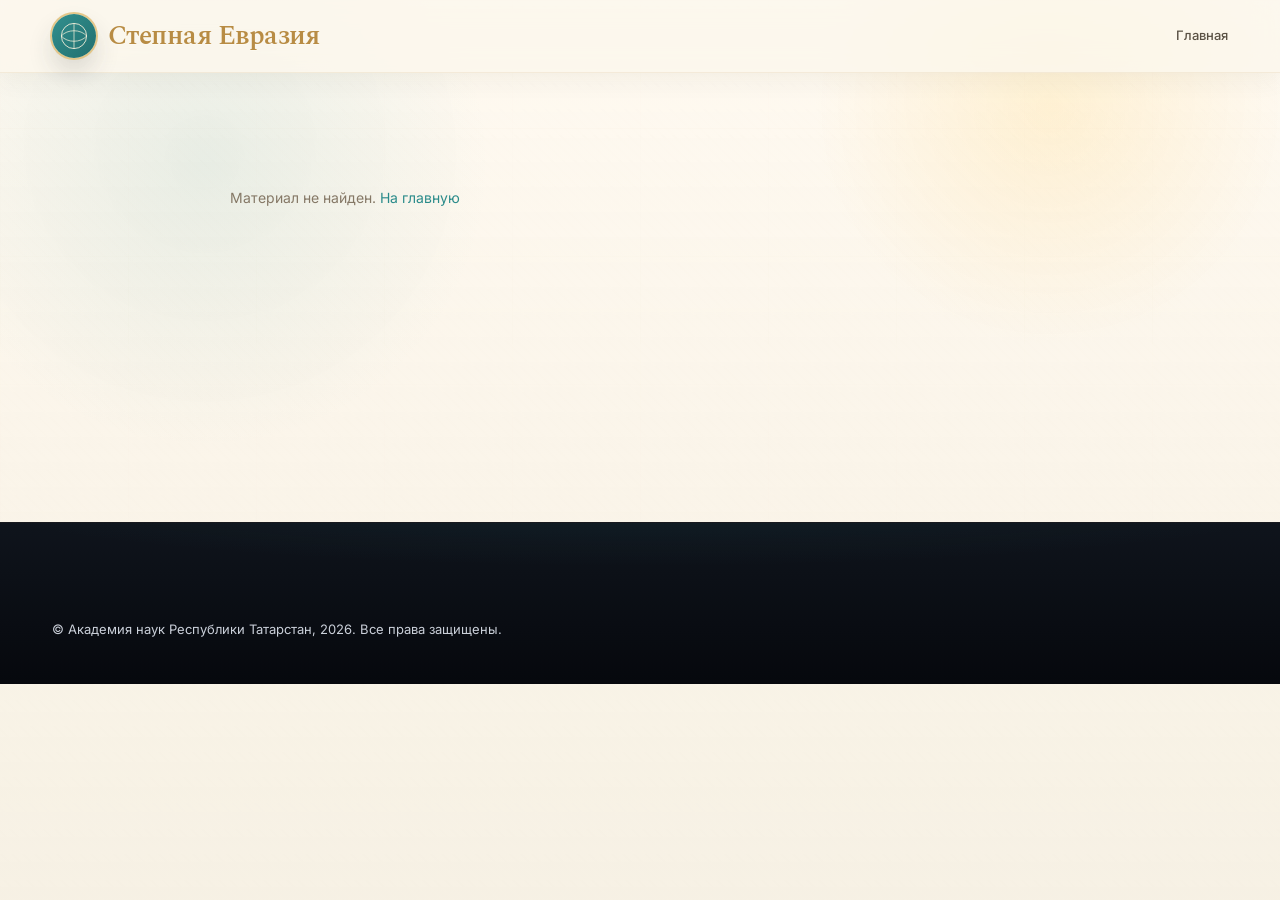
<file: detail.html>
<!DOCTYPE html>
<html lang="ru">
  <head>
    <meta charset="UTF-8" />
    <meta name="viewport" content="width=device-width, initial-scale=1.0" />
    <title>Материал программы</title>
    <link rel="preconnect" href="https://fonts.googleapis.com" />
    <link rel="preconnect" href="https://fonts.gstatic.com" crossorigin />
    <link
      href="https://fonts.googleapis.com/css2?family=Cormorant+Garamond:wght@400;500;600;700&family=Inter:wght@300;400;500;600;700&family=Spectral:wght@500;600;700&display=swap"
      rel="stylesheet"
    />
    <link rel="preconnect" href="https://images.unsplash.com" crossorigin />
    <link rel="stylesheet" href="styles.css?v=14" />
  </head>
  <body class="page-sub">
    <header class="site-header site-header--sub" id="siteHeader">
      <div class="container nav-wrap">
        <a href="index.html" class="brand">
          <span class="brand-mark" aria-hidden="true">
            <svg viewBox="0 0 40 40" width="28" height="28">
              <circle cx="20" cy="20" r="18" fill="none" stroke="currentColor" stroke-width="1.2" />
              <path
                d="M2 20 C 10 10, 30 10, 38 20 M2 20 C 10 30, 30 30, 38 20 M20 2 L20 38"
                fill="none"
                stroke="currentColor"
                stroke-width="1"
              />
            </svg>
          </span>
          <span class="brand-text">
            <span class="brand-title">Степная Евразия</span>
          </span>
        </a>
        <nav class="nav nav--sub" aria-label="Навигация">
          <a href="index.html">Главная</a>
        </nav>
      </div>
    </header>
    <main class="sub-main">
      <div class="container">
        <div id="detailRoot" class="detail-root reveal is-visible"></div>
      </div>
    </main>
    <footer class="site-footer">
      <div class="container footer-bottom">
        <p>
          © Академия наук Республики Татарстан, 2026. Все права защищены.
          <span class="footer-credit"></span>
        </p>
      </div>
    </footer>
    <script src="site-data.js?v=3"></script>
    <script src="detail-page.js?v=5"></script>
  </body>
</html>
</file>
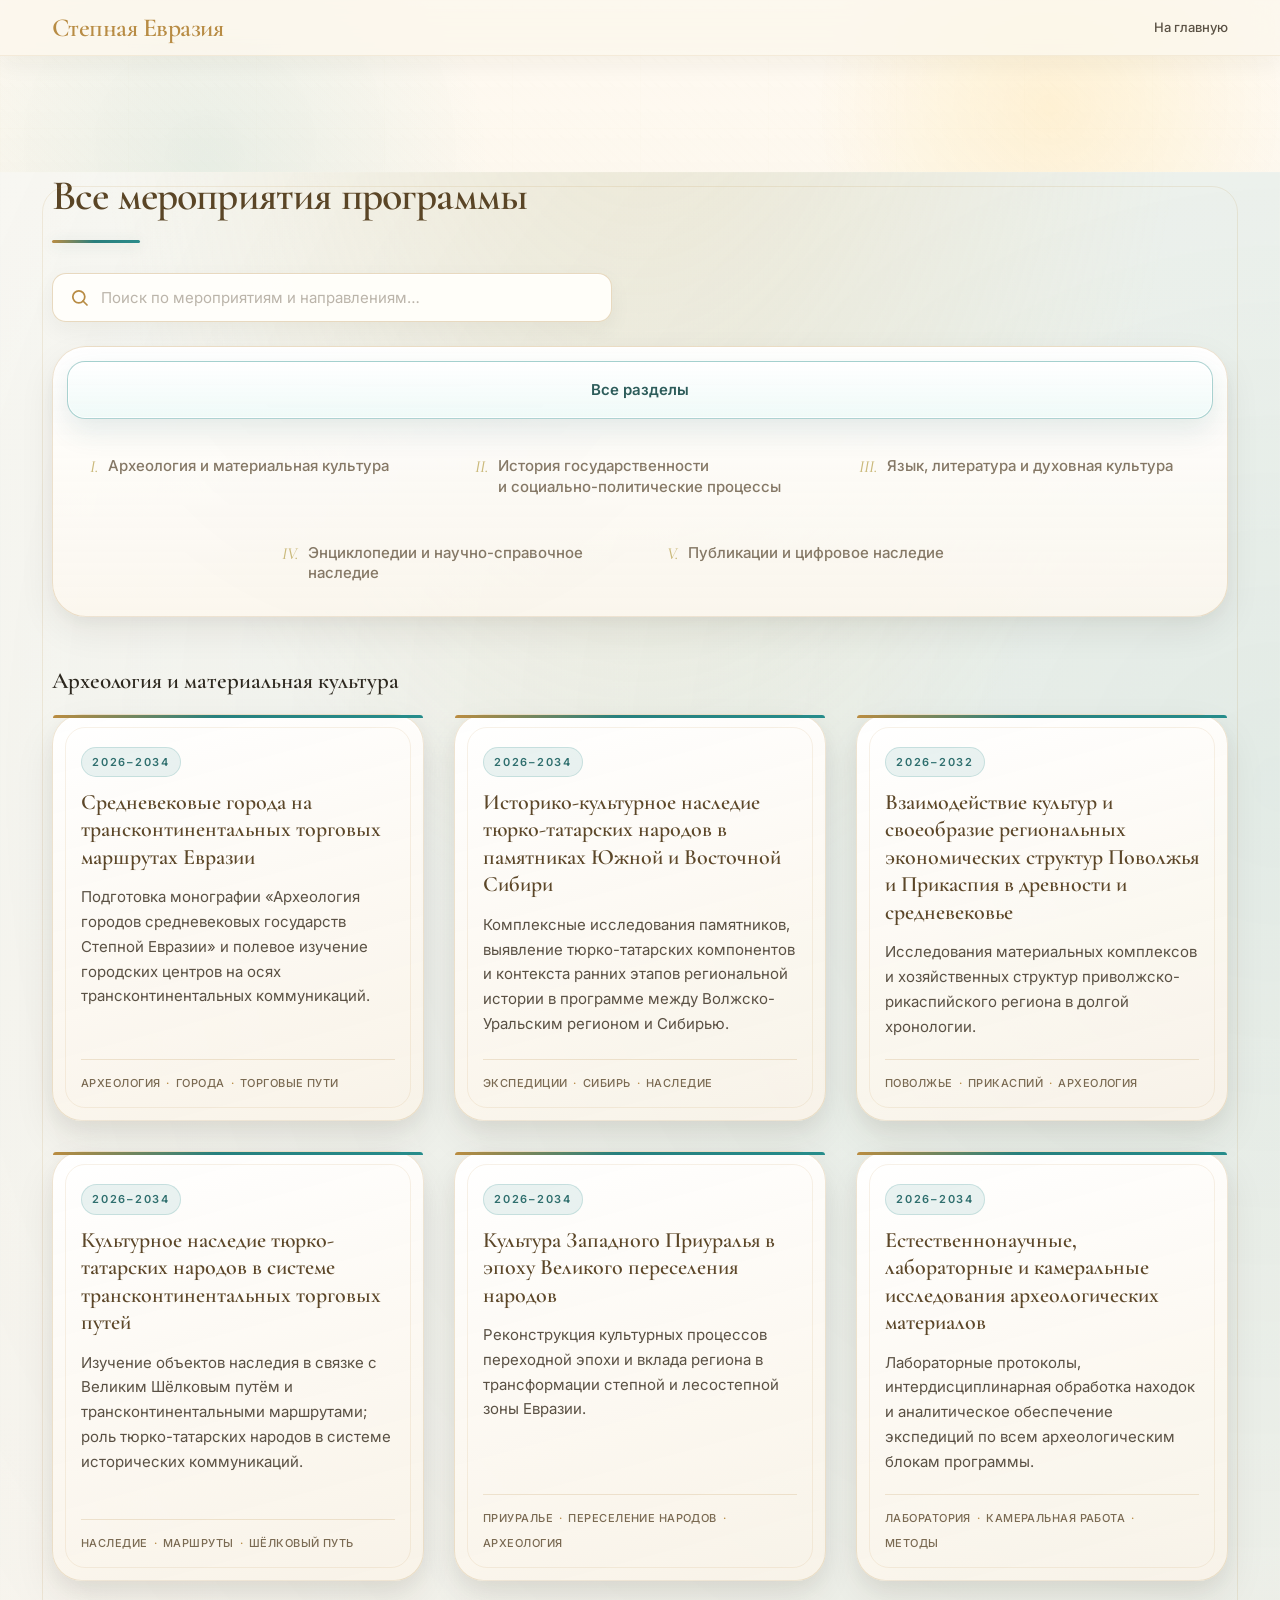
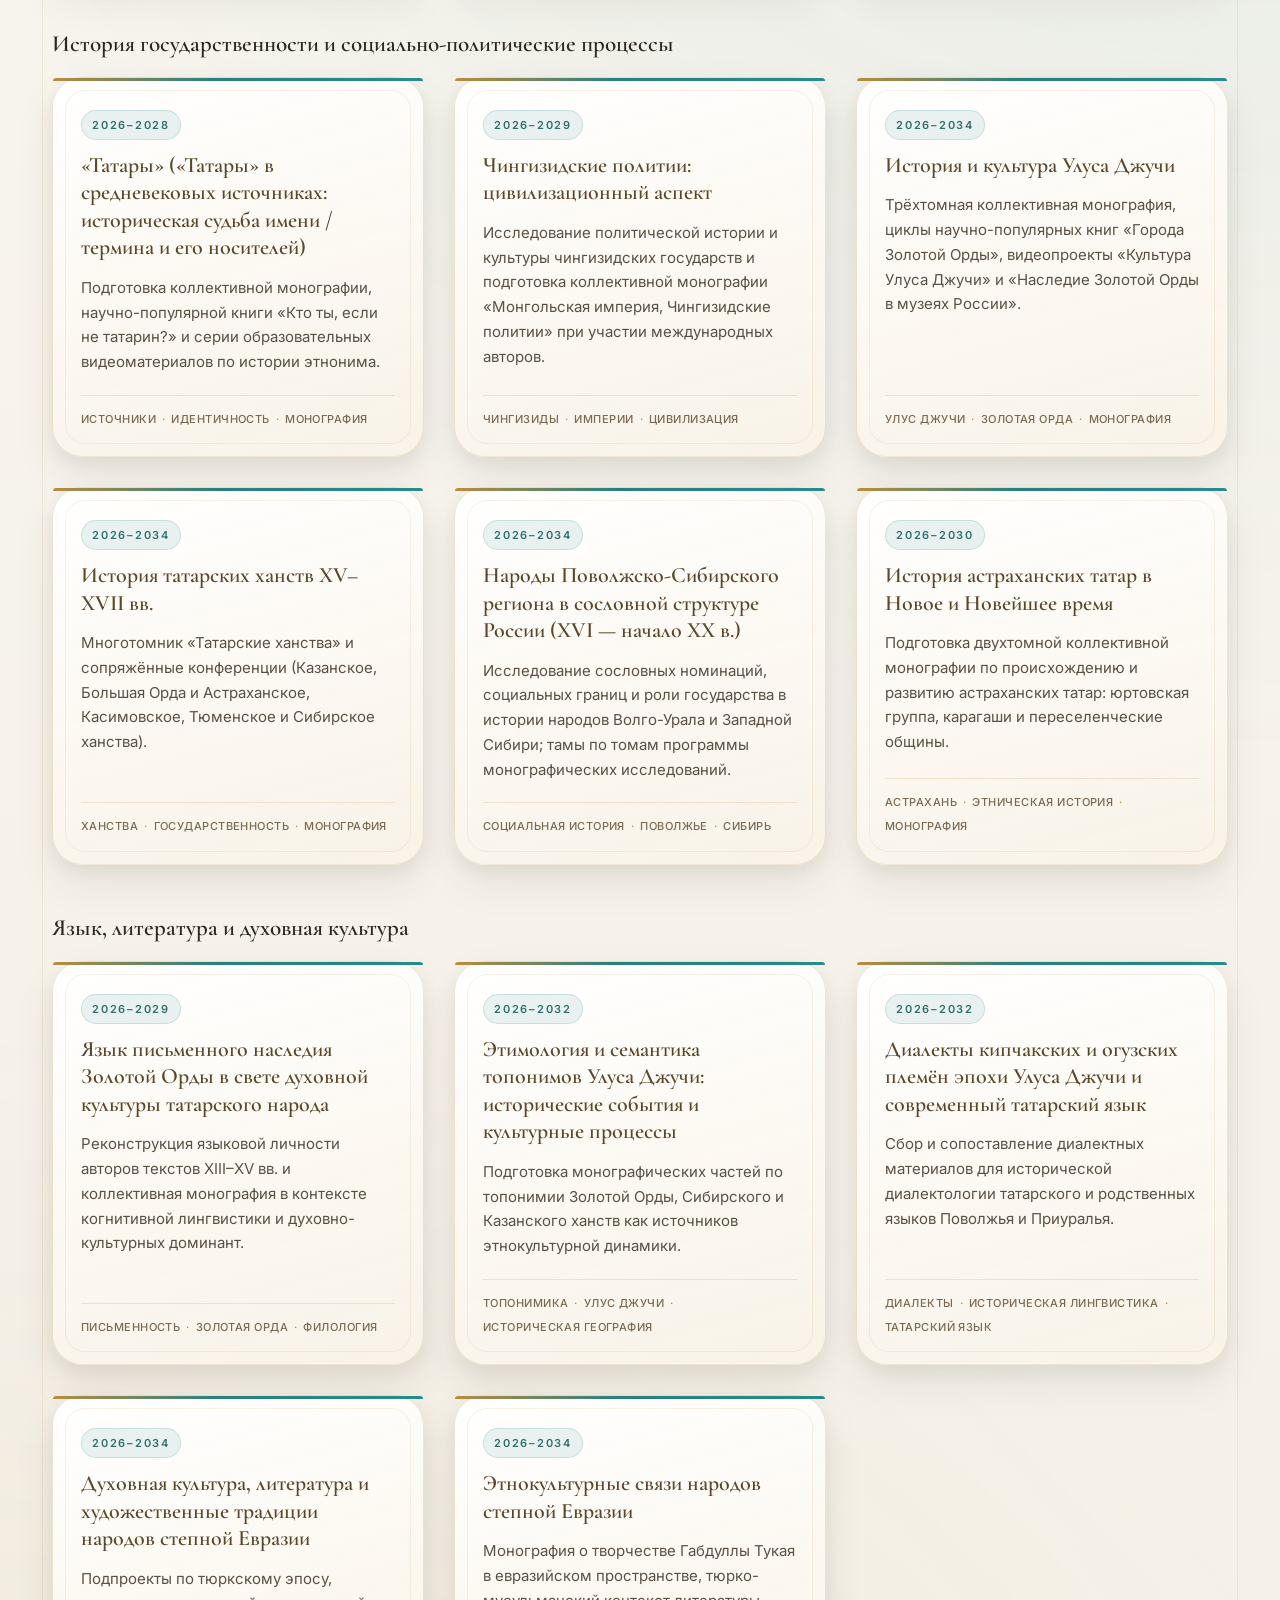
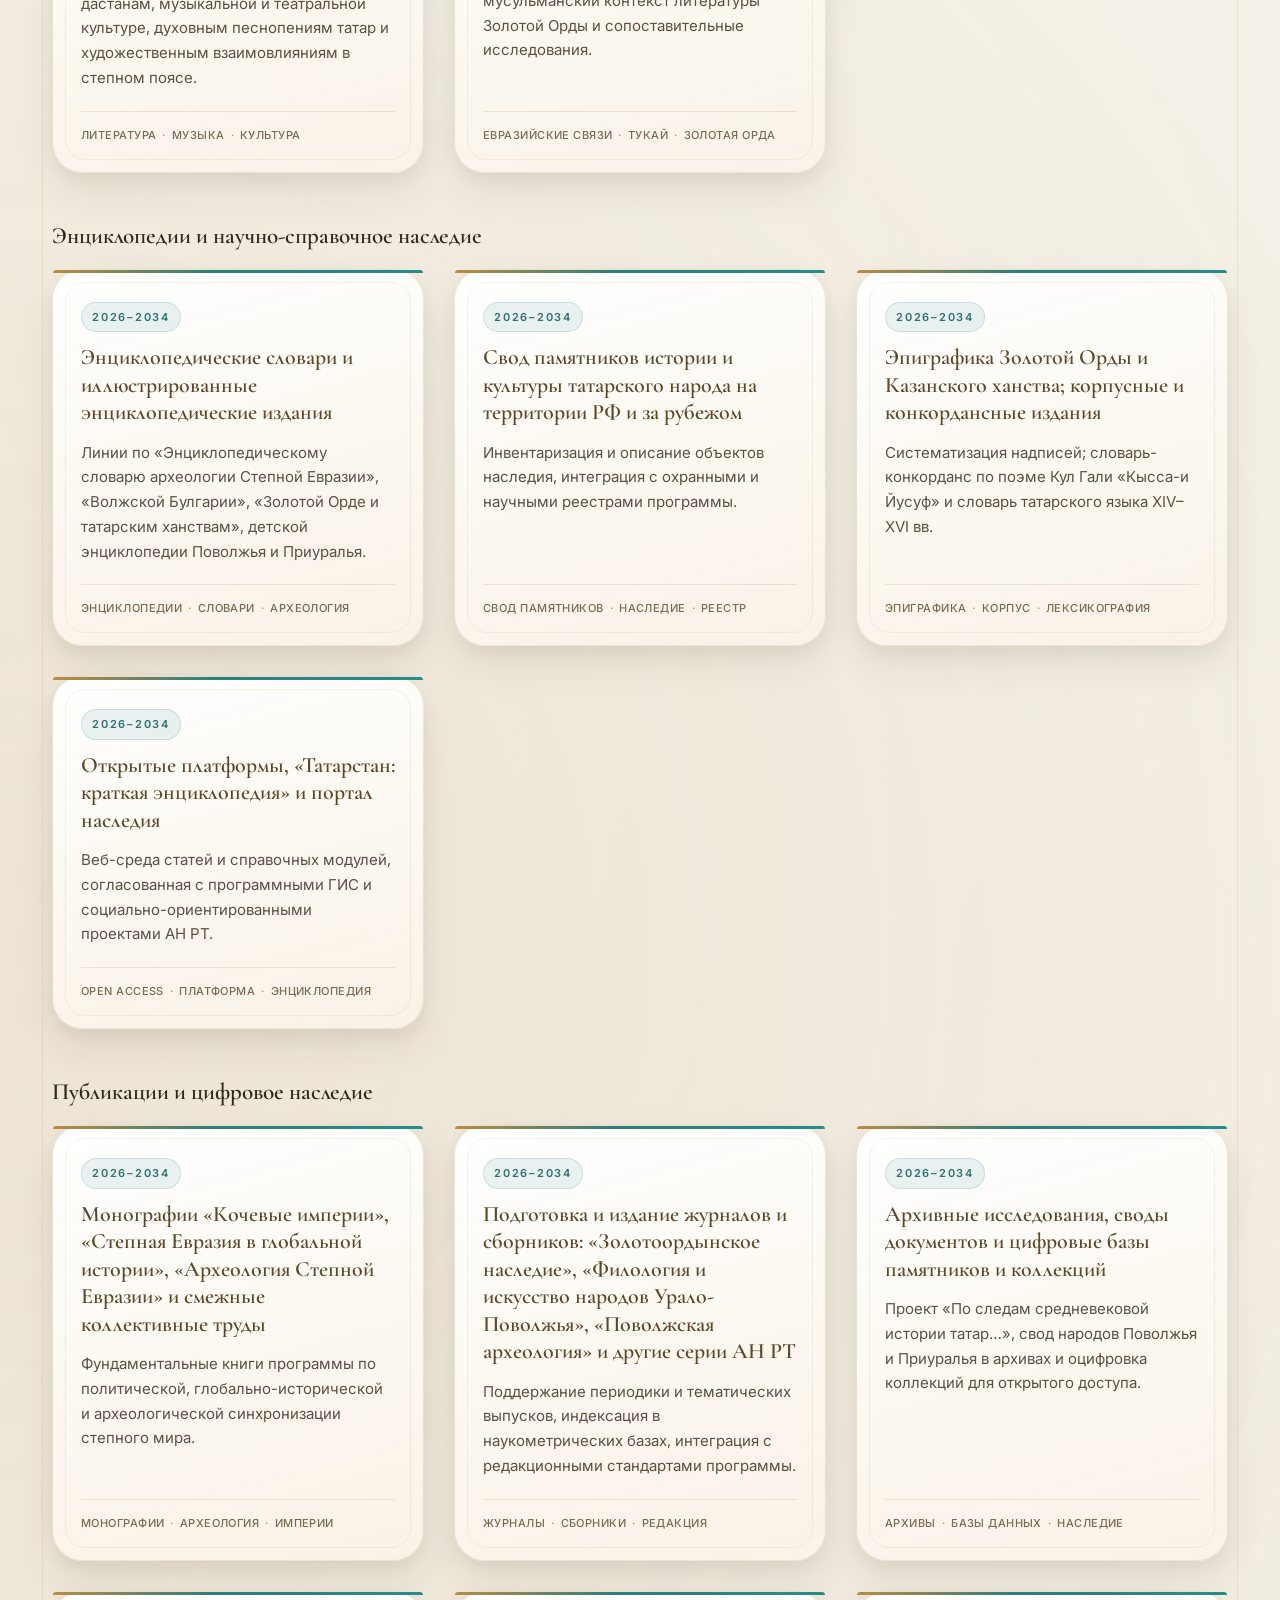
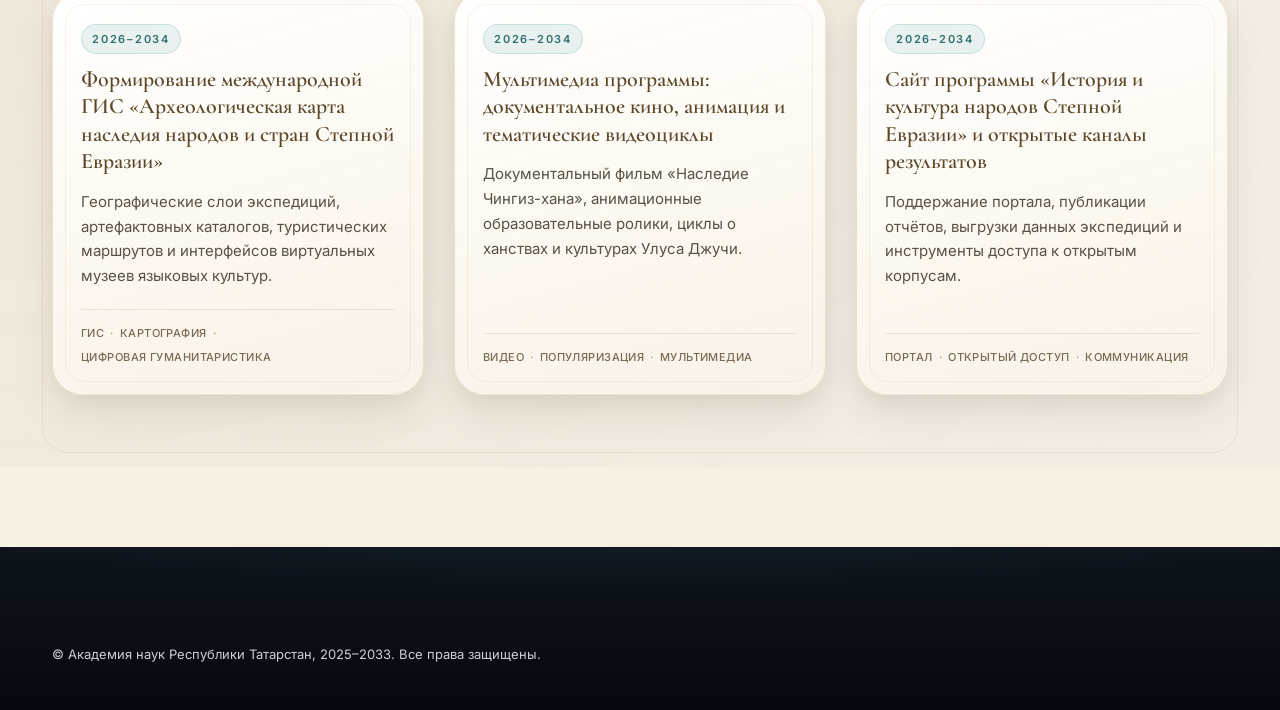
<file: events-all.html>
<!DOCTYPE html>
<html lang="ru">
  <head>
    <meta charset="UTF-8" />
    <meta name="viewport" content="width=device-width, initial-scale=1.0" />
    <title>Все мероприятия — Степная Евразия</title>
    <link rel="preconnect" href="https://fonts.googleapis.com" />
    <link rel="preconnect" href="https://fonts.gstatic.com" crossorigin />
    <link
      href="https://fonts.googleapis.com/css2?family=Cormorant+Garamond:wght@400;500;600;700&family=Inter:wght@300;400;500;600;700&family=Spectral:wght@500;600;700&display=swap"
      rel="stylesheet"
    />
    <link rel="stylesheet" href="styles.css?v=23" />
  </head>
  <body class="page-sub" data-list-page="events">
    <header class="site-header site-header--sub" id="siteHeader">
      <div class="container nav-wrap">
        <a href="index.html" class="brand"><span class="brand-title" style="font-family:var(--font-serif);font-size:26px;font-weight:600">Степная Евразия</span></a>
        <nav class="nav nav--sub"><a href="index.html">На главную</a></nav>
      </div>
    </header>
    <main class="sub-main">
      <section class="section page-list-events">
        <div class="container">
          <h1 class="detail-title" style="margin-bottom:28px">Все мероприятия программы</h1>
          <div class="news-list-search-wrap reveal" role="search">
            <input
              type="search"
              id="eventsListSearch"
              class="news-list-search-input"
              placeholder="Поиск по мероприятиям и направлениям…"
              autocomplete="off"
              aria-label="Поиск по мероприятиям программы"
            />
          </div>
          <p id="eventsSearchNoResults" class="detail-muted news-search-empty is-hidden" role="status">
            Информация не найдена.
          </p>
          <div id="listRoot"></div>
        </div>
      </section>
    </main>
    <footer class="site-footer">
      <div class="container footer-bottom">
        <p>© Академия наук Республики Татарстан, 2025–2033. Все права защищены. <span class="footer-credit"></span></p>
      </div>
    </footer>
    <script src="site-data.js?v=3"></script>
    <script src="list-all.js?v=10"></script>
  </body>
</html>
</file>
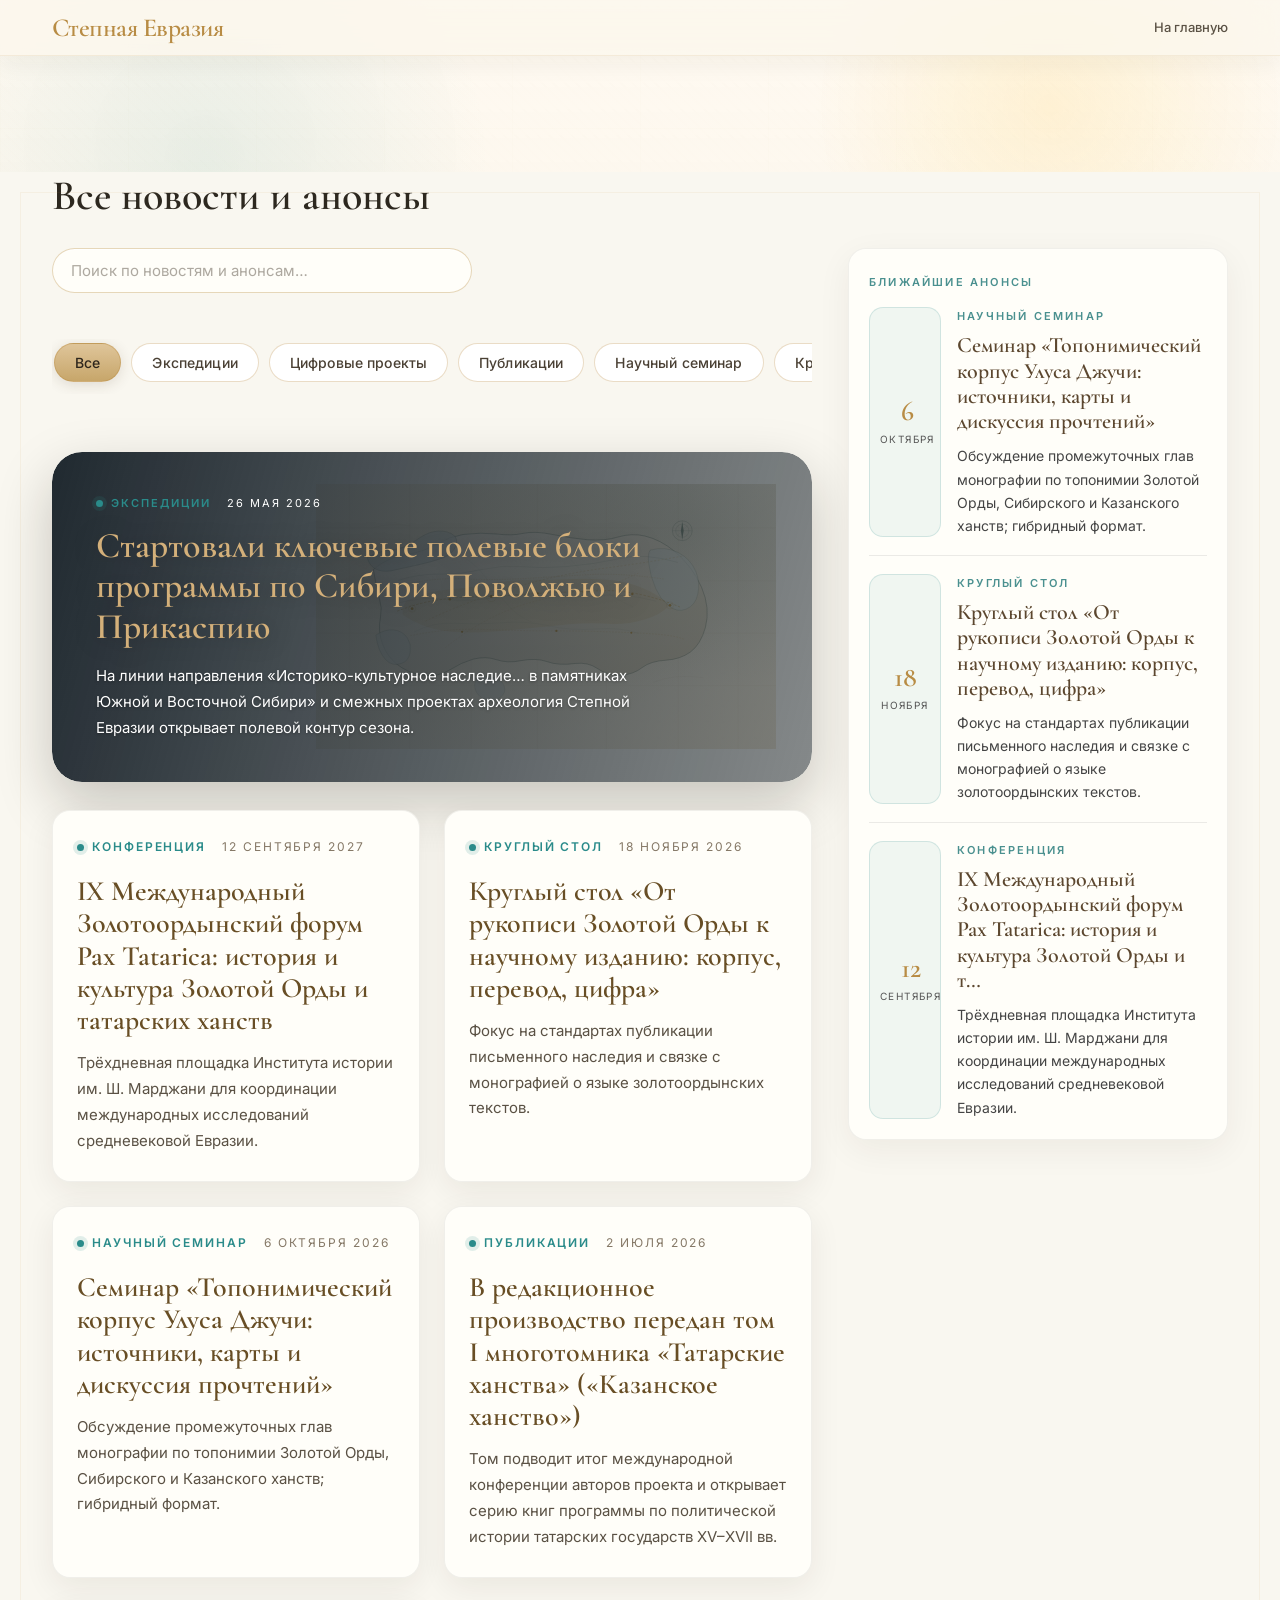
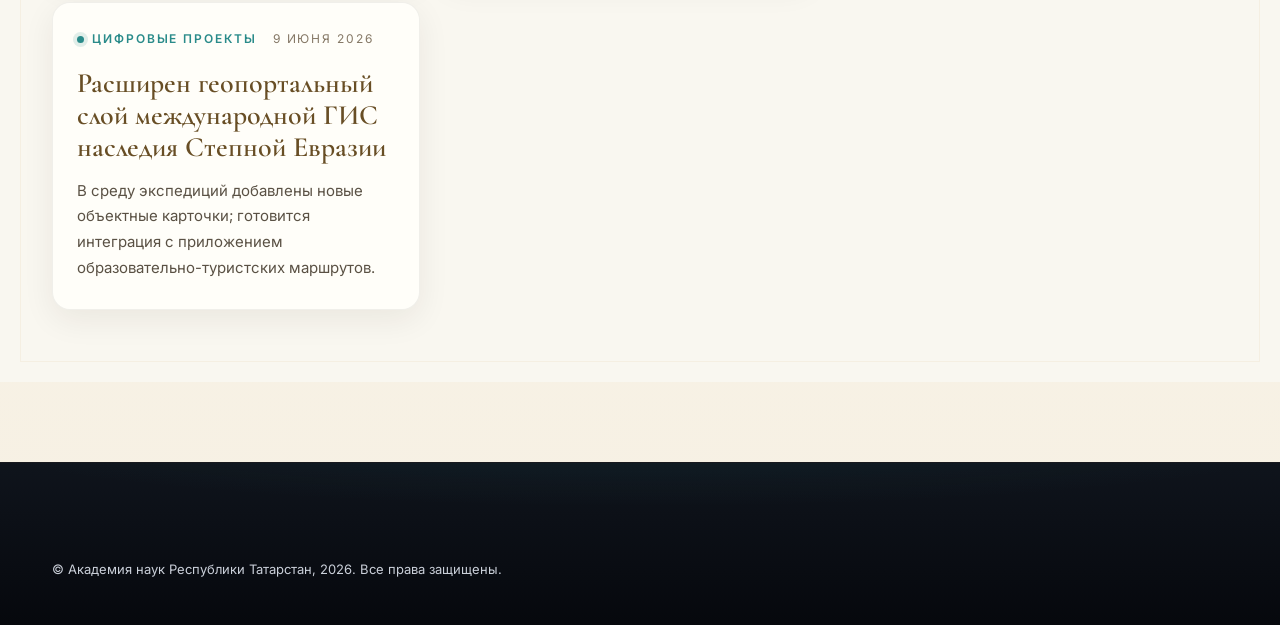
<file: news-all.html>
<!DOCTYPE html>
<html lang="ru">
  <head>
    <meta charset="UTF-8" />
    <meta name="viewport" content="width=device-width, initial-scale=1.0" />
    <title>Все новости — Степная Евразия</title>
    <link rel="preconnect" href="https://fonts.googleapis.com" />
    <link rel="preconnect" href="https://fonts.gstatic.com" crossorigin />
    <link
      href="https://fonts.googleapis.com/css2?family=Cormorant+Garamond:wght@400;500;600;700&family=Inter:wght@300;400;500;600;700&family=Spectral:wght@500;600;700&display=swap"
      rel="stylesheet"
    />
    <link rel="stylesheet" href="styles.css?v=22" />
  </head>
  <body class="page-sub" data-list-page="news">
    <header class="site-header site-header--sub" id="siteHeader">
      <div class="container nav-wrap">
        <a href="index.html" class="brand"><span class="brand-title" style="font-family:var(--font-serif);font-size:26px;font-weight:600">Степная Евразия</span></a>
        <nav class="nav nav--sub"><a href="index.html">На главную</a></nav>
      </div>
    </header>
    <main class="sub-main">
      <section class="section section-news page-list-news">
        <div class="container">
          <h1 class="detail-title" style="margin-bottom:28px">Все новости и анонсы</h1>

          <div class="news-layout page-news-all-layout reveal">
            <div class="page-news-all-main">
              <div class="news-list-search-wrap reveal" role="search">
                <input
                  type="search"
                  id="newsListSearch"
                  class="news-list-search-input"
                  placeholder="Поиск по новостям и анонсам…"
                  autocomplete="off"
                  aria-label="Поиск по новостям и анонсам"
                />
              </div>
              <p id="newsSearchNoResults" class="detail-muted news-search-empty is-hidden" role="status">
                Информация не найдена.
              </p>
              <div class="filters news-filters reveal" role="tablist" aria-label="Фильтр по типу новостей">
                <button type="button" class="filter is-active" data-news-filter="all" role="tab" aria-selected="true">Все</button>
                <button type="button" class="filter" data-news-filter="Экспедиции" role="tab" aria-selected="false">Экспедиции</button>
                <button type="button" class="filter" data-news-filter="Цифровые проекты" role="tab" aria-selected="false">Цифровые проекты</button>
                <button type="button" class="filter" data-news-filter="Публикации" role="tab" aria-selected="false">Публикации</button>
                <button type="button" class="filter" data-news-filter="Научный семинар" role="tab" aria-selected="false">Научный семинар</button>
                <button type="button" class="filter" data-news-filter="Круглый стол" role="tab" aria-selected="false">Круглый стол</button>
                <button type="button" class="filter" data-news-filter="Конференция" role="tab" aria-selected="false">Конференция</button>
              </div>

              <div id="listRoot"></div>
            </div>

            <aside class="announcements-panel announcements-panel--news" aria-label="Ближайшие анонсы">
              <p class="announcements-kicker announcements-kicker--news">Ближайшие анонсы</p>
              <ul class="announcements-list announcements-list--news" id="announcementsList" role="list"></ul>
            </aside>
          </div>
        </div>
      </section>
    </main>
    <footer class="site-footer">
      <div class="container footer-bottom">
        <p>© Академия наук Республики Татарстан, 2026. Все права защищены. <span class="footer-credit"></span></p>
      </div>
    </footer>
    <script src="site-data.js?v=3"></script>
    <script src="list-all.js?v=10"></script>
  </body>
</html>
</file>
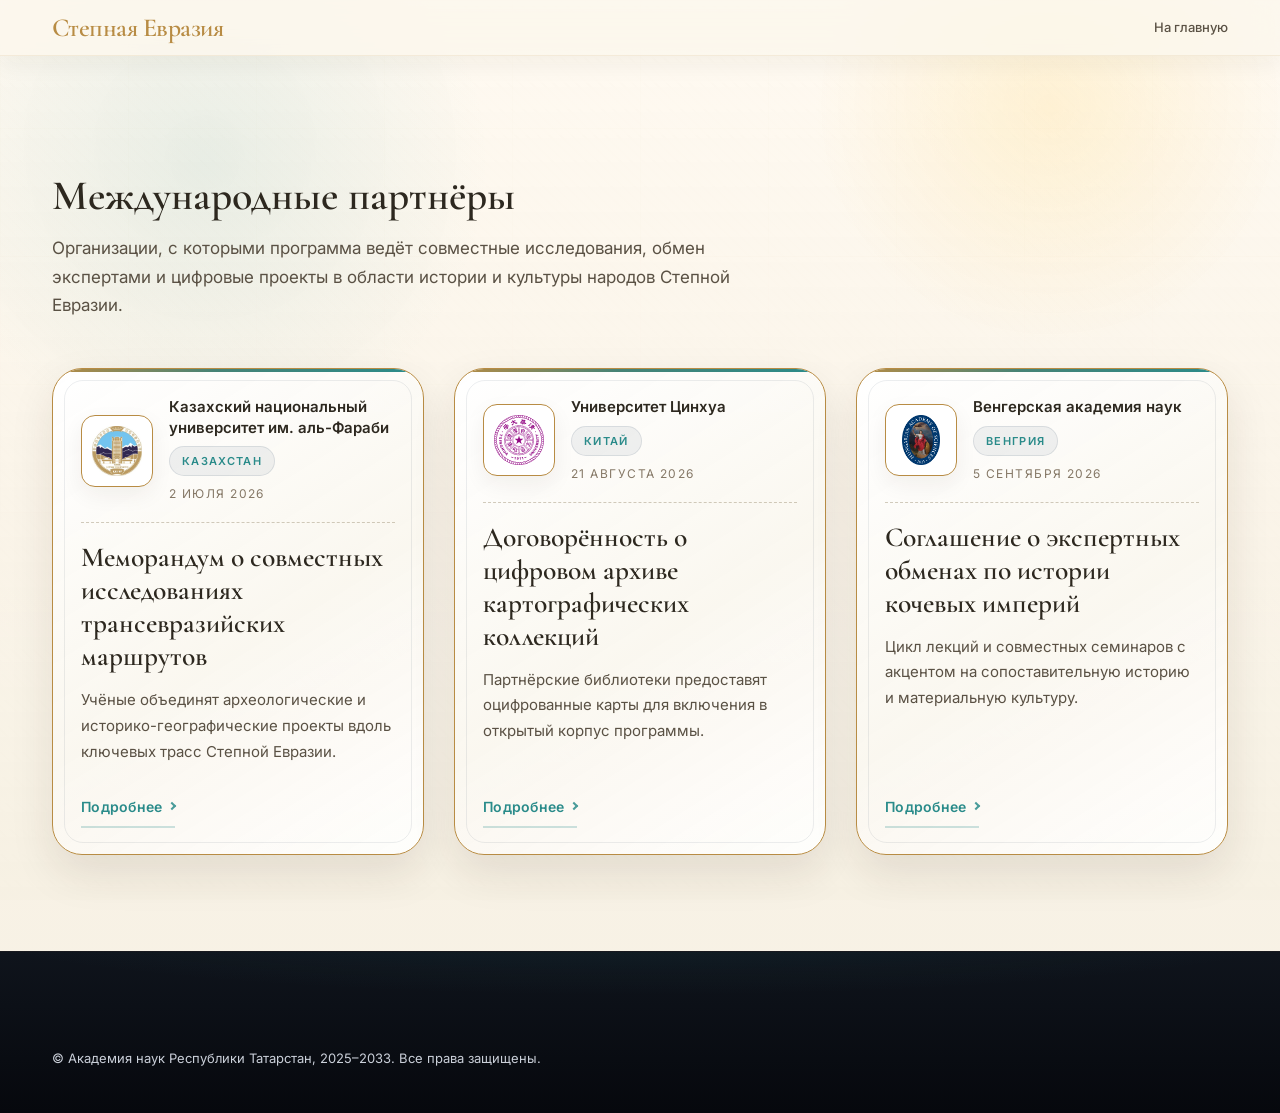
<file: partners.html>
<!DOCTYPE html>
<html lang="ru">
  <head>
    <meta charset="UTF-8" />
    <meta name="viewport" content="width=device-width, initial-scale=1.0" />
    <title>Партнёры — Степная Евразия</title>
    <link rel="preconnect" href="https://fonts.googleapis.com" />
    <link rel="preconnect" href="https://fonts.gstatic.com" crossorigin />
    <link
      href="https://fonts.googleapis.com/css2?family=Cormorant+Garamond:wght@400;500;600;700&family=Inter:wght@300;400;500;600;700&family=Spectral:wght@500;600;700&display=swap"
      rel="stylesheet"
    />
    <link rel="stylesheet" href="styles.css?v=15" />
  </head>
  <body class="page-sub page-partners" data-list-page="partners">
    <header class="site-header site-header--sub" id="siteHeader">
      <div class="container nav-wrap">
        <a href="index.html" class="brand"><span class="brand-title" style="font-family:var(--font-serif);font-size:26px;font-weight:600">Степная Евразия</span></a>
        <nav class="nav nav--sub"><a href="index.html">На главную</a></nav>
      </div>
    </header>
    <main class="sub-main partners-main">
      <div class="container">
        <header class="partners-page-head">
          <h1 class="detail-title partners-page-title">Международные партнёры</h1>
          <p class="partners-page-lead">
            Организации, с которыми программа ведёт совместные исследования, обмен экспертами и цифровые проекты в
            области истории и культуры народов Степной Евразии.
          </p>
        </header>
        <div id="listRoot"></div>
      </div>
    </main>
    <footer class="site-footer">
      <div class="container footer-bottom">
        <p>© Академия наук Республики Татарстан, 2025–2033. Все права защищены. <span class="footer-credit"></span></p>
      </div>
    </footer>
    <script src="site-data.js?v=3"></script>
    <script src="list-all.js?v=4"></script>
  </body>
</html>
</file>
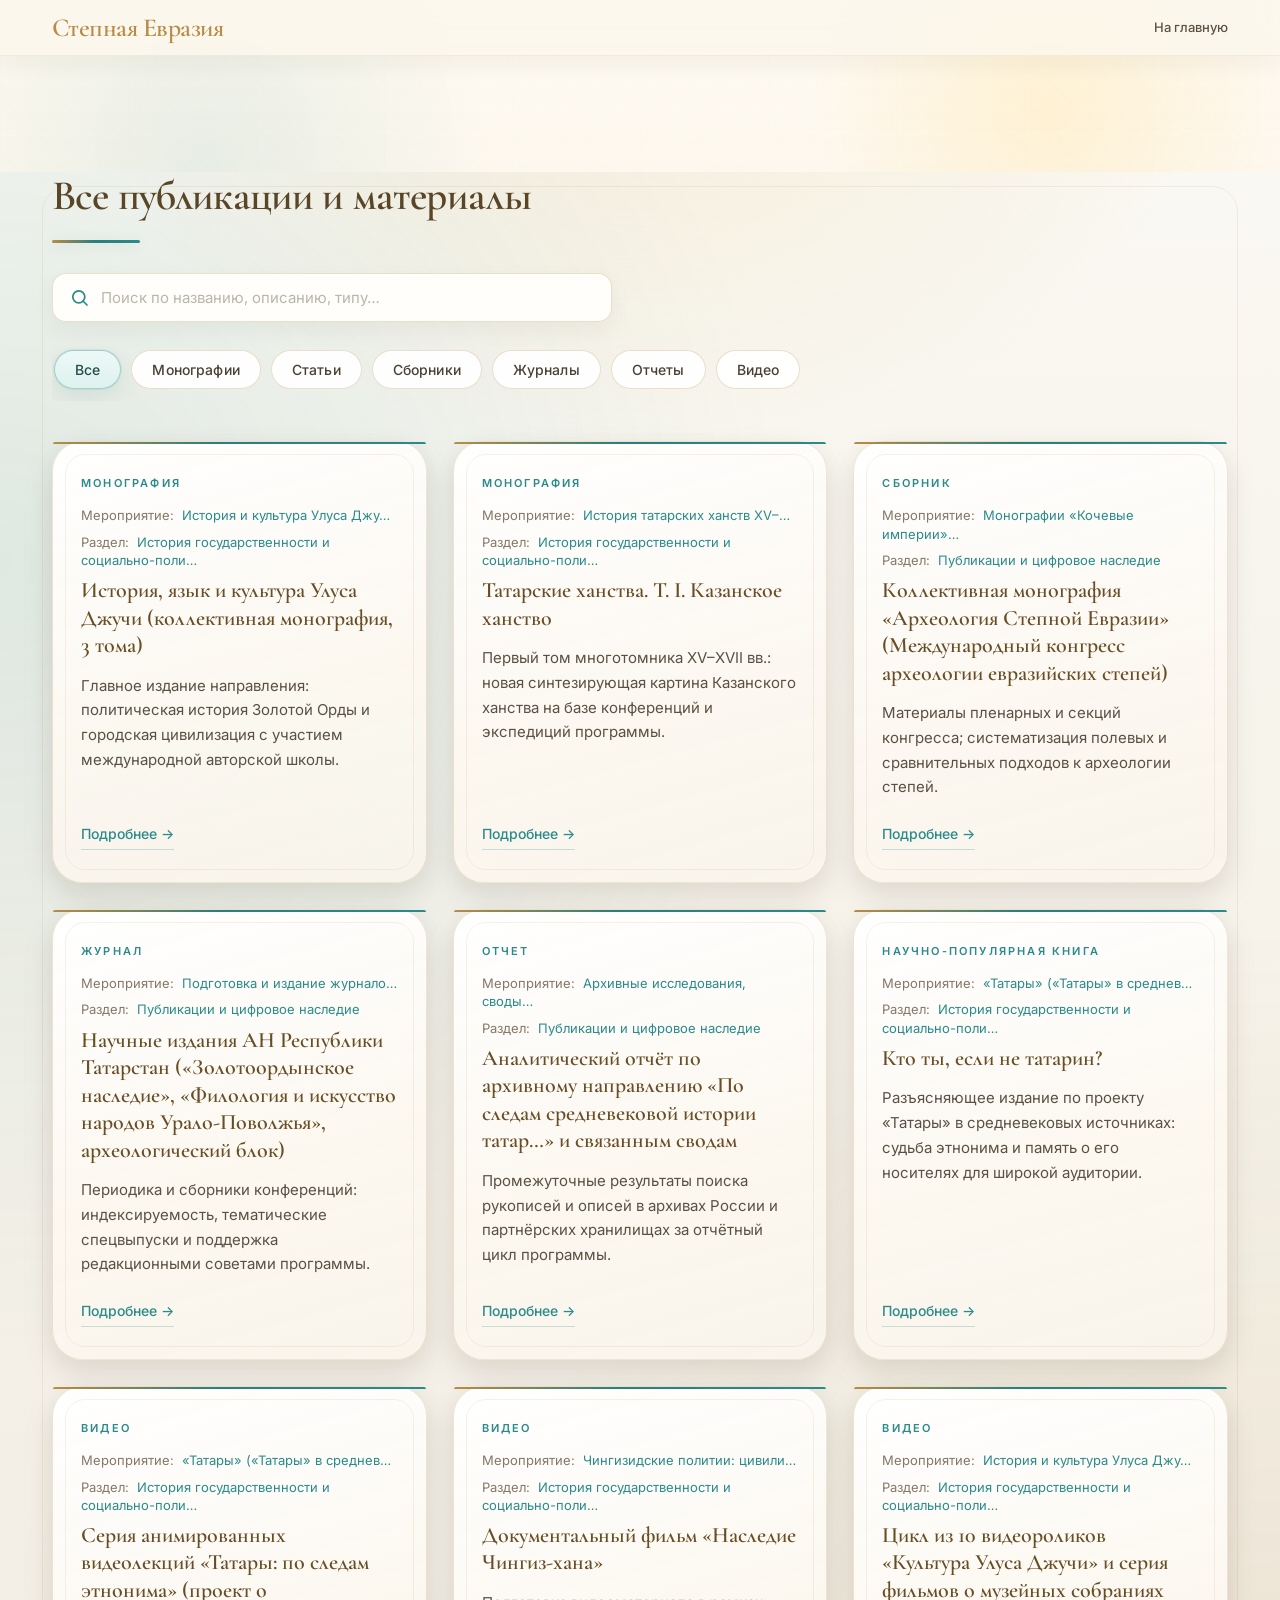
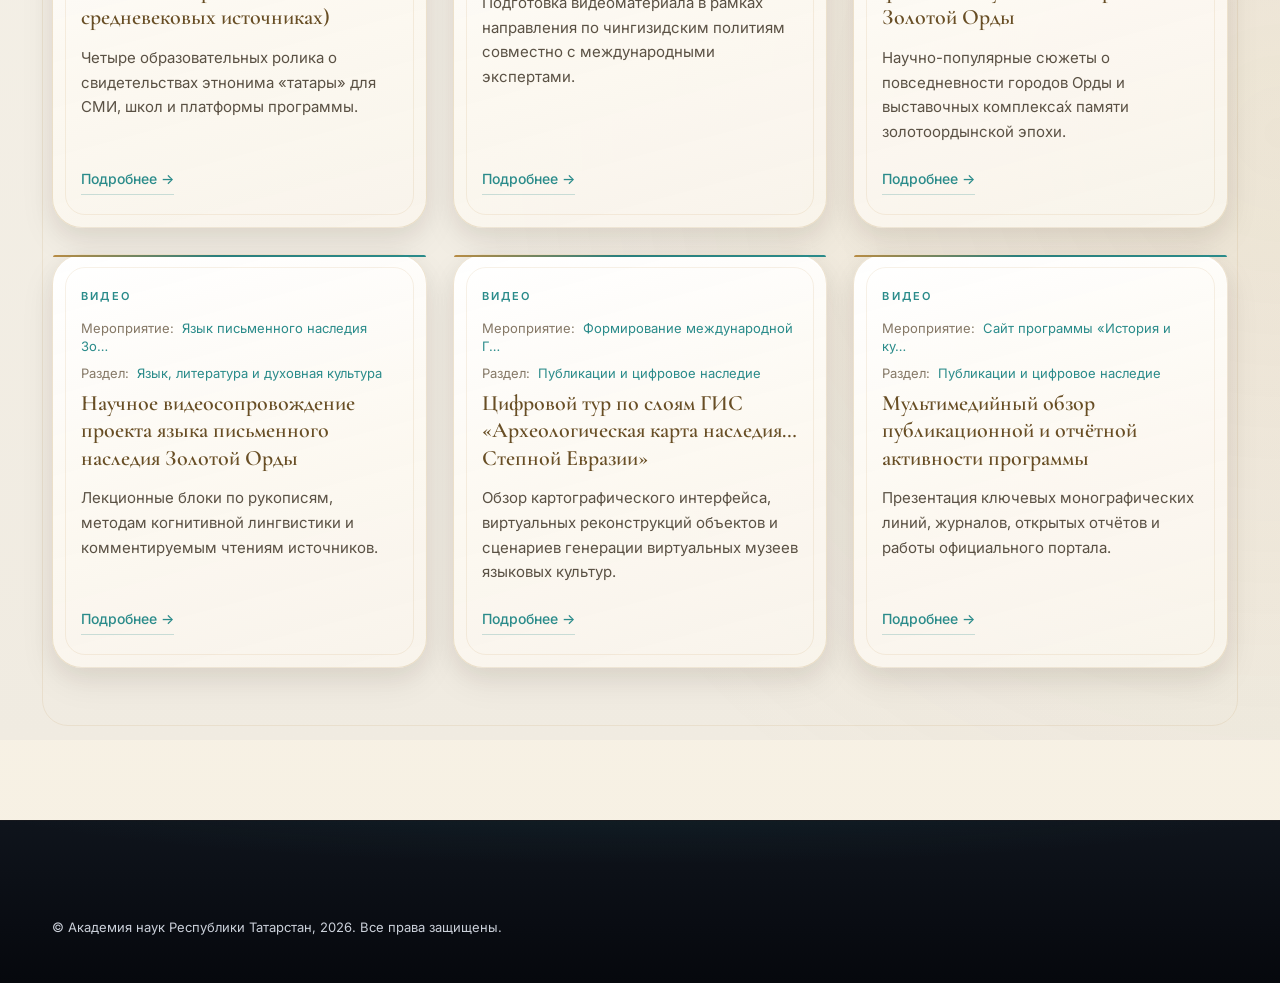
<file: publications-all.html>
<!DOCTYPE html>
<html lang="ru">
  <head>
    <meta charset="UTF-8" />
    <meta name="viewport" content="width=device-width, initial-scale=1.0" />
    <title>Все публикации — Степная Евразия</title>
    <link rel="preconnect" href="https://fonts.googleapis.com" />
    <link rel="preconnect" href="https://fonts.gstatic.com" crossorigin />
    <link
      href="https://fonts.googleapis.com/css2?family=Cormorant+Garamond:wght@400;500;600;700&family=Inter:wght@300;400;500;600;700&family=Spectral:wght@500;600;700&display=swap"
      rel="stylesheet"
    />
    <link rel="stylesheet" href="styles.css?v=22" />
  </head>
  <body class="page-sub" data-list-page="publications">
    <header class="site-header site-header--sub" id="siteHeader">
      <div class="container nav-wrap">
        <a href="index.html" class="brand"><span class="brand-title" style="font-family:var(--font-serif);font-size:26px;font-weight:600">Степная Евразия</span></a>
        <nav class="nav nav--sub"><a href="index.html">На главную</a></nav>
      </div>
    </header>
    <main class="sub-main">
      <section class="section page-list-pubs-section">
        <div class="container page-list-pubs">
          <h1 class="detail-title" style="margin-bottom:28px">Все публикации и материалы</h1>

          <div class="news-list-search-wrap reveal" role="search">
            <input
              type="search"
              id="pubListSearch"
              class="news-list-search-input"
              placeholder="Поиск по названию, описанию, типу…"
              autocomplete="off"
              aria-label="Поиск по публикациям"
            />
          </div>
          <p id="pubSearchNoResults" class="detail-muted news-search-empty is-hidden" role="status">
            Информация не найдена.
          </p>

          <div class="filters pub-filters reveal" role="tablist" aria-label="Фильтр публикаций">
            <button type="button" class="filter is-active" data-filter="all">Все</button>
            <button type="button" class="filter" data-filter="Монография">Монографии</button>
            <button type="button" class="filter" data-filter="Статья">Статьи</button>
            <button type="button" class="filter" data-filter="Сборник">Сборники</button>
            <button type="button" class="filter" data-filter="Журнал">Журналы</button>
            <button type="button" class="filter" data-filter="Отчет">Отчеты</button>
            <button type="button" class="filter" data-filter="Видео">Видео</button>
          </div>

          <div id="listRoot"></div>
        </div>
      </section>
    </main>
    <footer class="site-footer">
      <div class="container footer-bottom">
        <p>© Академия наук Республики Татарстан, 2026. Все права защищены. <span class="footer-credit"></span></p>
      </div>
    </footer>
    <script src="site-data.js?v=3"></script>
    <script src="list-all.js?v=9"></script>
  </body>
</html>
</file>
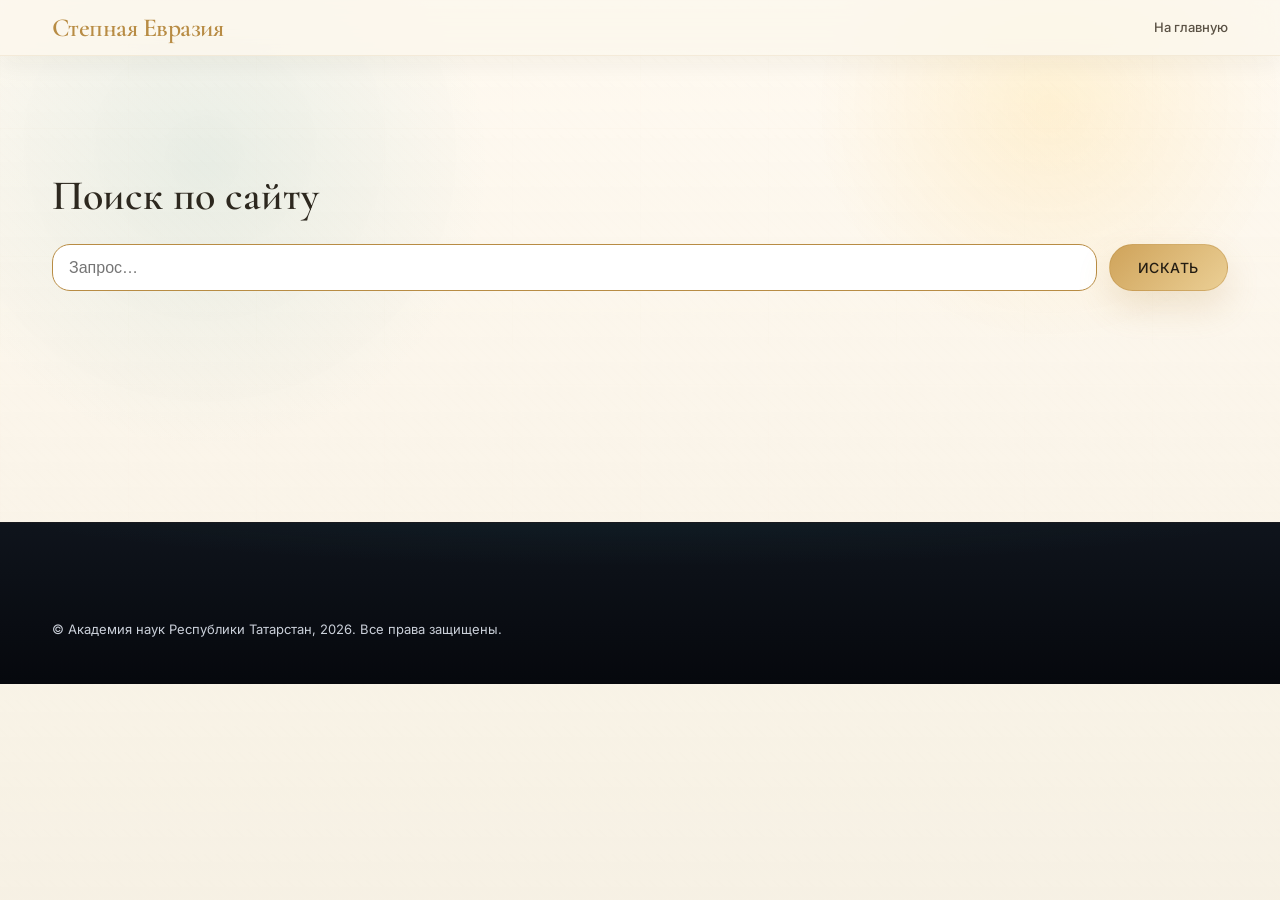
<file: search.html>
<!DOCTYPE html>
<html lang="ru">
  <head>
    <meta charset="UTF-8" />
    <meta name="viewport" content="width=device-width, initial-scale=1.0" />
    <title>Поиск — Степная Евразия</title>
    <link rel="preconnect" href="https://fonts.googleapis.com" />
    <link rel="preconnect" href="https://fonts.gstatic.com" crossorigin />
    <link
      href="https://fonts.googleapis.com/css2?family=Cormorant+Garamond:wght@400;500;600;700&family=Inter:wght@300;400;500;600;700&family=Spectral:wght@500;600;700&display=swap"
      rel="stylesheet"
    />
    <link rel="stylesheet" href="styles.css?v=8" />
  </head>
  <body class="page-sub">
    <header class="site-header site-header--sub" id="siteHeader">
      <div class="container nav-wrap">
        <a href="index.html" class="brand"><span class="brand-title" style="font-family:var(--font-serif);font-size:26px;font-weight:600">Степная Евразия</span></a>
        <nav class="nav nav--sub"><a href="index.html">На главную</a></nav>
      </div>
    </header>
    <main class="sub-main">
      <div class="container">
        <h1 class="detail-title">Поиск по сайту</h1>
        <form class="search-page-form" id="searchPageForm">
          <input type="search" name="q" id="searchInput" placeholder="Запрос…" autocomplete="off" />
          <button type="submit" class="btn btn-primary">Искать</button>
        </form>
        <div id="searchResults" class="search-results"></div>
      </div>
    </main>
    <footer class="site-footer">
      <div class="container footer-bottom">
        <p>© Академия наук Республики Татарстан, 2026. Все права защищены. <span class="footer-credit"></span></p>
      </div>
    </footer>
    <script src="site-data.js?v=3"></script>
    <script src="search-page.js?v=2"></script>
  </body>
</html>
</file>
<file: styles.css>
/* =========================================================
   Программа «История и культура народов Степной Евразии»
   Academic light theme — steppe / ivory / deep navy accents
   ========================================================= */

:root {
  --bg: #f7f4ed;
  --bg-alt: #efeadd;
  --surface: #ffffff;
  --surface-2: rgba(255, 255, 255, 0.72);
  --ink: #1c2330;
  --ink-2: #3a4456;
  --muted: #6b7385;
  --line: #e2dccb;
  --line-2: #d8d1bd;
  --accent: #7d2f2f;
  --accent-2: #0e2a47;
  --accent-soft: #b9893a;
  --shadow-sm: 0 1px 2px rgba(28, 35, 48, 0.04);
  --shadow-md: 0 8px 30px rgba(28, 35, 48, 0.07);
  --shadow-lg: 0 20px 50px rgba(28, 35, 48, 0.12);

  --font-serif: "Cormorant Garamond", "Times New Roman", Georgia, serif;
  --font-header-brand: "Spectral", "Cormorant Garamond", Georgia, serif;
  --font-sans: "Inter", -apple-system, BlinkMacSystemFont, "Segoe UI", Roboto,
    sans-serif;

  --container: 1240px;
  --radius: 10px;
  --radius-lg: 22px;
  --ease: cubic-bezier(0.22, 0.61, 0.36, 1);
}

/* ---------- Reset ---------- */
*,
*::before,
*::after {
  box-sizing: border-box;
}
html {
  scroll-behavior: smooth;
  scroll-padding-top: 100px;
  overflow-x: hidden;
}
body {
  margin: 0;
  padding-top: 72px;
  font-family: var(--font-sans);
  font-size: 16px;
  line-height: 1.65;
  color: var(--ink);
  background: var(--bg);
  -webkit-font-smoothing: antialiased;
  text-rendering: optimizeLegibility;
  position: relative;
  overflow-x: hidden;
}
body::before,
body::after {
  content: "";
  position: fixed;
  inset: 0;
  pointer-events: none;
  z-index: 0;
}
body::before {
  opacity: 0.98;
  background:
    linear-gradient(180deg, rgba(246, 243, 232, 0.78), rgba(246, 243, 232, 0.92)),
    radial-gradient(circle at 14% 16%, rgba(152, 124, 47, 0.2), transparent 24%),
    radial-gradient(circle at 86% 10%, rgba(42, 71, 54, 0.18), transparent 28%),
    radial-gradient(circle at 50% 100%, rgba(152, 124, 47, 0.12), transparent 30%);
  background-repeat: no-repeat, no-repeat, no-repeat, no-repeat;
  background-position:
    center,
    14% 16%,
    86% 10%,
    50% 100%;
  background-size:
    cover,
    auto,
    auto,
    auto;
}
body::after {
  opacity: 0.18;
  background-image:
    linear-gradient(rgba(138, 122, 88, 0.08) 1px, transparent 1px),
    linear-gradient(90deg, rgba(138, 122, 88, 0.05) 1px, transparent 1px);
  background-size: 120px 120px;
  mask-image: linear-gradient(180deg, rgba(0, 0, 0, 0.6), transparent 90%);
}
main {
  position: relative;
  z-index: 1;
}
img,
svg {
  max-width: 100%;
  display: block;
}
a {
  color: var(--accent-2);
  text-decoration: none;
  transition: color 0.2s var(--ease);
}
a:hover {
  color: var(--accent);
}
button {
  font-family: inherit;
  cursor: pointer;
  border: none;
  background: none;
  color: inherit;
}
ul {
  list-style: none;
  padding: 0;
  margin: 0;
}

/* ---------- Layout ---------- */
.container {
  width: 100%;
  max-width: min(var(--container), calc(100vw - 24px));
  margin: 0 auto;
  padding: 0 32px;
}

/* ---------- Header / Nav ---------- */
.site-header {
  position: fixed;
  left: 0;
  right: 0;
  top: 0;
  z-index: 100;
  background: rgba(247, 244, 237, 0.92);
  backdrop-filter: saturate(150%) blur(12px);
  -webkit-backdrop-filter: saturate(150%) blur(12px);
  border-bottom: 1px solid transparent;
  transition: border-color 0.25s var(--ease), background 0.25s var(--ease),
    box-shadow 0.25s var(--ease);
}
.site-header.is-scrolled {
  border-bottom-color: var(--line);
  box-shadow: 0 10px 30px rgba(28, 35, 48, 0.08);
}
.nav-wrap {
  display: flex;
  align-items: center;
  justify-content: space-between;
  gap: 20px;
  padding-top: 14px;
  padding-bottom: 14px;
}
.brand {
  display: flex;
  align-items: center;
  gap: 12px;
  color: var(--ink);
  flex-shrink: 0;
}
.brand-mark {
  color: var(--accent-2);
  display: inline-flex;
  flex-shrink: 0;
}
.brand-text {
  display: flex;
  align-items: baseline;
  gap: 12px;
  line-height: 1;
  white-space: nowrap;
}
.brand-title {
  font-family: var(--font-header-brand);
  font-size: clamp(1.32rem, 1.05rem + 1vw, 1.68rem);
  font-weight: 600;
  letter-spacing: -0.022em;
  line-height: 1.05;
  font-feature-settings: "kern" 1, "liga" 1;
  -webkit-font-smoothing: antialiased;
}
.brand-sub {
  font-size: 10px;
  text-transform: uppercase;
  letter-spacing: 0.18em;
  color: var(--muted);
  white-space: nowrap;
}
.nav {
  flex: 1 1 auto;
  min-width: 0;
}
.nav-list {
  display: flex;
  align-items: center;
  justify-content: flex-end;
  flex-wrap: wrap;
  gap: 8px 14px;
}
.nav-list li {
  flex: 0 1 auto;
}
.nav-list a {
  color: var(--ink-2);
  font-size: 12.5px;
  font-weight: 500;
  letter-spacing: 0.028em;
  position: relative;
  padding: 6px 2px;
  display: block;
  max-width: 10.5rem;
  text-align: center;
  line-height: 1.28;
  white-space: normal;
}
.nav-list a::after {
  content: "";
  position: absolute;
  left: 0;
  right: 0;
  bottom: 0;
  height: 1px;
  background: var(--accent);
  transform: scaleX(0);
  transform-origin: left;
  transition: transform 0.3s var(--ease);
}
.nav-list a:hover::after,
.nav-list a.is-active::after {
  transform: scaleX(1);
}
.nav-list a.is-active {
  color: var(--accent);
}
.burger {
  display: none;
  width: 40px;
  height: 40px;
  position: relative;
}
.burger span {
  position: absolute;
  left: 10px;
  right: 10px;
  height: 1.5px;
  background: var(--ink);
  transition: transform 0.25s var(--ease), opacity 0.25s var(--ease), top 0.25s var(--ease);
}
.burger span:nth-child(1) { top: 13px; }
.burger span:nth-child(2) { top: 19px; }
.burger span:nth-child(3) { top: 25px; }
.burger[aria-expanded="true"] span:nth-child(1) { top: 19px; transform: rotate(45deg); }
.burger[aria-expanded="true"] span:nth-child(2) { opacity: 0; }
.burger[aria-expanded="true"] span:nth-child(3) { top: 19px; transform: rotate(-45deg); }

/* ---------- Buttons ---------- */
.btn {
  display: inline-flex;
  align-items: center;
  justify-content: center;
  gap: 8px;
  padding: 14px 28px;
  font-size: 14px;
  font-weight: 500;
  letter-spacing: 0.04em;
  text-transform: uppercase;
  border-radius: var(--radius);
  transition: all 0.25s var(--ease);
  border: 1px solid transparent;
  cursor: pointer;
}
.btn-primary {
  background: var(--accent-2);
  color: #fff;
  border-color: var(--accent-2);
}
.btn-primary:hover {
  background: var(--accent);
  border-color: var(--accent);
  color: #fff;
  transform: translateY(-1px);
  box-shadow: var(--shadow-md);
}
.btn-ghost {
  background: transparent;
  color: var(--ink);
  border-color: var(--ink-2);
}
.btn-ghost:hover {
  background: var(--ink);
  color: #fff;
  border-color: var(--ink);
}
.btn-small {
  padding: 10px 18px;
  font-size: 12px;
  background: transparent;
  color: var(--accent-2);
  border-color: var(--line-2);
}
.btn-small:hover {
  background: var(--accent-2);
  color: #fff;
  border-color: var(--accent-2);
}

.btn-events-all.btn-small {
  color: rgba(255, 255, 255, 0.94);
  border: 2px solid color-mix(in srgb, var(--accent-2) 76%, white);
  background: linear-gradient(
    158deg,
    color-mix(in srgb, var(--accent-2) 94%, black),
    color-mix(in srgb, var(--accent-2) 74%, black)
  );
  text-shadow: 0 1px 2px rgba(0, 0, 0, 0.25);
  box-shadow:
    0 8px 22px color-mix(in srgb, var(--accent-2) 34%, transparent),
    inset 0 0 0 1px rgba(255, 255, 255, 0.16);
  font-weight: 600;
}
.btn-events-all.btn-small:hover {
  background: linear-gradient(
    155deg,
    color-mix(in srgb, var(--accent-2) 78%, white),
    color-mix(in srgb, var(--accent-2) 22%, black)
  );
  color: rgba(255, 255, 255, 0.96);
  border-color: color-mix(in srgb, var(--accent-2) 58%, white);
  text-shadow: 0 1px 2px rgba(0, 0, 0, 0.2);
  transform: translateY(-2px);
  box-shadow:
    0 14px 36px color-mix(in srgb, var(--accent-2) 42%, transparent),
    0 0 28px color-mix(in srgb, var(--accent-2) 35%, transparent);
}

/* ---------- Hero (программа — светлый акцентный блок) ---------- */
.hero {
  position: relative;
  overflow: hidden;
}
.hero--program {
  --hero-fg: #1a2229;
  --hero-fg-dim: rgba(26, 34, 41, 0.84);
  --hero-fg-muted: rgba(26, 34, 41, 0.58);
  --hero-gold: #c2912e;
  --hero-gold-deep: #8a6320;
  --hero-teal: #1f7f7b;
  --hero-card: rgba(255, 255, 255, 0.78);
  --hero-card-border: rgba(180, 145, 62, 0.22);
  min-height: calc(100vh - 72px);
  padding: 56px 0 48px;
  background:
    radial-gradient(ellipse 115% 75% at 50% 108%, rgba(194, 145, 46, 0.14), transparent 52%),
    radial-gradient(880px 500px at 92% 4%, rgba(31, 127, 123, 0.09), transparent 48%),
    radial-gradient(680px 440px at 3% 24%, rgba(184, 137, 58, 0.1), transparent 44%),
    linear-gradient(168deg, #fdfbf6 0%, #f4efe4 42%, #ebe3d4 100%);
  color: var(--hero-fg);
}
.hero--program .hero--aurora {
  background:
    radial-gradient(closest-side at 30% 38%, rgba(31, 127, 123, 0.11), transparent 72%),
    radial-gradient(closest-side at 78% 28%, rgba(194, 145, 46, 0.13), transparent 67%);
}
.hero--aurora {
  position: absolute;
  inset: -20% -10% auto;
  height: 72%;
  background:
    radial-gradient(closest-side at 30% 40%, rgba(78, 196, 191, 0.16), transparent 70%),
    radial-gradient(closest-side at 78% 30%, rgba(224, 178, 74, 0.12), transparent 65%);
  pointer-events: none;
}
.hero--program .hero--grid-deco {
  opacity: 0.55;
}
.hero--grid-deco {
  position: absolute;
  left: 0;
  right: 0;
  bottom: 0;
  height: min(200px, 28vh);
  pointer-events: none;
  opacity: 0.9;
}
.hero--horizon {
  display: block;
  width: 100%;
  height: 100%;
}
.hero--wrap {
  position: relative;
  z-index: 1;
}
.hero--head,
.hero--grid {
  position: relative;
  z-index: 1;
}

/* Декоративная карта Степной Евразии — правый нижний угол (две колонки hero) */
.hero--steppe-map {
  position: absolute;
  right: 0;
  bottom: clamp(6px, 2.5vmin, 20px);
  z-index: 0;
  max-width: 100%;
  pointer-events: none;
  line-height: 0;
}
.hero--steppe-map img {
  display: block;
  width: 100%;
  height: auto;
  border-radius: clamp(14px, 2.4vmin, 22px);
  box-shadow:
    0 18px 48px rgba(0, 0, 0, 0.52),
    0 0 0 1px rgba(224, 178, 74, 0.24),
    inset 0 1px rgba(255, 255, 255, 0.12);
  object-fit: contain;
  object-position: right bottom;
}
.hero--program .hero--steppe-map img {
  box-shadow:
    0 14px 42px rgba(28, 35, 48, 0.12),
    0 0 0 1px rgba(180, 145, 62, 0.2),
    inset 0 1px rgba(255, 255, 255, 0.85);
}

/* Карта только при двухколоночном hero: ширина = колонка сайдбара + gap + резерв без пересечений с текстом */
@media (min-width: 1281px) {
  .hero--program .hero--wrap {
    --hero-gap-eff: clamp(28px, 4vw, 56px);
    /*
     * Резерв по горизонтали в главной колонке под «хвост» карты —
     * карты миссии и кнопка не заходят в эту полосу, карту можно шире.
     */
    --hero-map-into-main: clamp(150px, 16vw, 360px);
  }

  .hero--column-main .hero--mission,
  .hero--column-main .hero--cta {
    max-width: calc(100% - var(--hero-map-into-main));
  }

  .hero--mission-card {
    padding: 16px 18px;
    gap: 14px;
    grid-template-columns: 46px minmax(0, 1fr);
  }

  .hero--mission-idx {
    font-size: 26px;
    padding-top: 4px;
  }

  /*
   * Базовая ширина гребня сайдбара = 240px (minmax нижняя грань) — гарантия без заезда в текст main.
   * На более широком вьюпорте дорожка почти всегда 300px → увеличиваем картинку до максимума в рамках той же геометрии.
   */
  .hero--steppe-map {
    width: calc(240px + var(--hero-gap-eff) + var(--hero-map-into-main));
    max-height: min(65vh, 580px);
  }

  .hero--steppe-map img {
    max-height: min(65vh, 580px);
    max-width: 100%;
  }
}

@media (min-width: 1320px) {
  .hero--column-main .hero--mission,
  .hero--column-main .hero--cta {
    /* +60px: при формуле width с 300px чем при S=240 intrusion на 60px больше R */
    max-width: calc(100% - var(--hero-map-into-main) - 60px);
  }

  .hero--steppe-map {
    width: calc(300px + var(--hero-gap-eff) + var(--hero-map-into-main));
  }
}

.hero--head {
  display: flex;
  flex-wrap: wrap;
  align-items: center;
  gap: 12px 20px;
  margin-bottom: 36px;
}
.hero--badge {
  display: inline-flex;
  align-items: center;
  padding: 8px 16px;
  border-radius: 999px;
  font-size: 11px;
  font-weight: 700;
  letter-spacing: 0.18em;
  text-transform: uppercase;
  color: #0f181c;
  background: linear-gradient(135deg, var(--hero-gold) 0%, #f0d089 100%);
  box-shadow: 0 4px 20px rgba(224, 178, 74, 0.25);
}
.hero--program .hero--badge {
  box-shadow: 0 4px 18px rgba(180, 145, 62, 0.22);
}
.hero--head-meta {
  font-size: 13px;
  font-weight: 500;
  letter-spacing: 0.06em;
  color: var(--hero-fg-dim);
}
.hero--head-sep {
  width: 6px;
  height: 6px;
  border-radius: 50%;
  background: rgba(78, 196, 191, 0.55);
}
.hero--program .hero--head-sep {
  background: color-mix(in srgb, var(--hero-teal) 65%, var(--hero-fg));
}
.hero--grid {
  display: grid;
  grid-template-columns: minmax(0, 1fr) minmax(240px, 300px);
  gap: clamp(28px, 4vw, 56px);
  align-items: start;
}
.hero--column-main {
  min-width: 0;
  container-type: inline-size;
  container-name: hero-main;
}

/* Двухколоночный hero: узкая текстовая колонка (~1176 − сайд − gap) — без этого «История и культура народов» лезет на два ряда */
@container hero-main (min-width: 700px) and (max-width: 940px) {
  .hero--title {
    font-size: clamp(34px, 10cqi, 54px);
  }
  .hero--title-line {
    white-space: nowrap;
  }
}

.hero--title {
  font-family: var(--font-serif);
  font-weight: 600;
  font-size: clamp(38px, 5.8vw, 72px);
  line-height: 1.06;
  letter-spacing: -0.02em;
  margin: 0 0 28px;
  color: var(--hero-fg);
}
.hero--title-line {
  display: block;
  font-weight: 500;
  color: var(--hero-fg);
}
.hero--title-accent {
  display: block;
  margin-top: 8px;
  background: linear-gradient(92deg, var(--hero-gold) 12%, #fff2d2 52%, var(--hero-teal) 92%);
  -webkit-background-clip: text;
  background-clip: text;
  color: transparent;
  -webkit-text-fill-color: transparent;
}
.hero--program .hero--title-accent {
  background: linear-gradient(
    92deg,
    var(--hero-gold-deep) 10%,
    color-mix(in srgb, var(--hero-teal) 88%, black) 48%,
    var(--accent-2) 92%
  );
  -webkit-background-clip: text;
  background-clip: text;
}
.hero--lede {
  font-family: var(--font-serif);
  font-size: clamp(19px, 1.75vw, 24px);
  line-height: 1.52;
  color: var(--hero-fg-dim);
  margin: 0 0 22px;
  max-width: 52rem;
}
.hero--lede strong {
  color: var(--hero-fg);
  font-weight: 600;
}
.hero--why {
  font-size: 15px;
  line-height: 1.75;
  color: var(--hero-fg-muted);
  margin: 0 0 32px;
  max-width: 48rem;
  padding-left: 18px;
  border-left: 3px solid color-mix(in srgb, var(--hero-teal) 72%, transparent);
}
.hero--program .hero--why {
  border-left-color: color-mix(in srgb, var(--hero-teal) 55%, transparent);
}
.hero--why strong {
  color: var(--hero-fg-dim);
  font-weight: 600;
}
.hero--mission {
  display: grid;
  gap: 14px;
  margin-bottom: 32px;
}
.hero--mission-card {
  display: grid;
  grid-template-columns: 52px minmax(0, 1fr);
  gap: 16px;
  align-items: start;
  padding: 18px 20px;
  border-radius: var(--radius-lg);
  background: linear-gradient(
    145deg,
    rgba(255, 255, 255, 0.06),
    rgba(18, 32, 38, 0.35) 48%
  );
  border: 1px solid var(--hero-card-border);
  box-shadow:
    inset 0 1px rgba(255, 255, 255, 0.06),
    0 12px 36px rgba(0, 0, 0, 0.2);
}
.hero--program .hero--mission-card {
  background: linear-gradient(152deg, rgba(255, 255, 255, 0.96) 0%, rgba(247, 243, 235, 0.88) 52%);
  box-shadow:
    inset 0 1px rgba(255, 255, 255, 0.95),
    0 10px 32px rgba(28, 35, 48, 0.07);
}
.hero--mission-idx {
  font-family: var(--font-serif);
  font-size: 28px;
  font-weight: 600;
  font-style: italic;
  line-height: 1;
  color: var(--hero-teal);
  text-align: center;
  padding-top: 6px;
}
.hero--mission-h {
  font-family: var(--font-serif);
  font-size: 20px;
  font-weight: 600;
  line-height: 1.22;
  margin: 0 0 10px;
  color: var(--hero-fg);
}
.hero--mission-body p {
  margin: 0;
  font-size: 14px;
  line-height: 1.72;
  color: var(--hero-fg-muted);
}
.hero--mission-body strong {
  color: var(--hero-fg-dim);
}
.hero--cta {
  display: flex;
  flex-wrap: wrap;
  gap: 12px 16px;
  margin-bottom: 8px;
}
.hero--cta-primary.btn-primary {
  background: linear-gradient(135deg, #3eb8b4 0%, #2d8f8d 48%, var(--accent-2) 100%);
  border-color: rgba(255, 255, 255, 0.2);
  color: #0a1216;
  font-weight: 700;
  letter-spacing: 0.06em;
  box-shadow:
    0 10px 32px rgba(42, 139, 138, 0.35),
    inset 0 1px rgba(255, 255, 255, 0.25);
}
.hero--program .hero--cta-primary.btn-primary {
  box-shadow:
    0 8px 26px rgba(31, 127, 123, 0.28),
    inset 0 1px rgba(255, 255, 255, 0.35);
}
.hero--cta-primary.btn-primary:hover {
  background: linear-gradient(135deg, #62d9d5 0%, #3aacaa 55%, var(--accent-2) 100%);
  color: #051014;
}
.hero--column-side {
  display: flex;
  flex-direction: column;
  gap: 20px;
  position: sticky;
  top: 96px;
}
.hero--glass {
  padding: 24px;
  border-radius: var(--radius-lg);
  background: linear-gradient(
    180deg,
    rgba(255, 255, 255, 0.08) 0%,
    var(--hero-card) 48%
  );
  border: 1px solid var(--hero-card-border);
  box-shadow:
    inset 0 1px rgba(255, 255, 255, 0.08),
    0 20px 50px rgba(0, 0, 0, 0.25);
}
.hero--program .hero--glass {
  background: linear-gradient(185deg, rgba(255, 255, 255, 0.94) 0%, rgba(255, 255, 255, 0.72) 100%);
  box-shadow:
    inset 0 1px rgba(255, 255, 255, 0.95),
    0 16px 40px rgba(28, 35, 48, 0.08);
}
.hero--kv {
  padding-bottom: 16px;
  margin-bottom: 16px;
  border-bottom: 1px solid rgba(243, 230, 210, 0.1);
}
.hero--program .hero--kv {
  border-bottom-color: rgba(26, 34, 41, 0.08);
}
.hero--kv:last-child {
  margin-bottom: 0;
  padding-bottom: 0;
  border-bottom: 0;
}
.hero--kv-label {
  display: block;
  font-size: 11px;
  font-weight: 600;
  letter-spacing: 0.2em;
  text-transform: uppercase;
  color: var(--hero-gold-deep);
  margin-bottom: 8px;
}
.hero--kv-value {
  font-family: var(--font-serif);
  font-size: 22px;
  font-weight: 600;
  line-height: 1.28;
  color: var(--hero-fg);
}
.hero--kv-value-tight {
  font-size: 17px;
  font-weight: 600;
}
.hero--spotlight {
  padding: 22px 22px 24px;
  border-radius: var(--radius-lg);
  border: 1px dashed rgba(78, 196, 191, 0.35);
  background: rgba(10, 20, 24, 0.45);
}
.hero--program .hero--spotlight {
  border-color: color-mix(in srgb, var(--hero-teal) 38%, transparent);
  background: rgba(255, 255, 255, 0.52);
  box-shadow: inset 0 1px rgba(255, 255, 255, 0.75);
}
.hero--spotlight-k {
  margin: 0 0 12px;
  font-size: 11px;
  font-weight: 700;
  letter-spacing: 0.2em;
  text-transform: uppercase;
  color: var(--hero-teal);
}
.hero--spotlight-text {
  margin: 0;
  font-size: 13px;
  line-height: 1.78;
  color: var(--hero-fg-muted);
}
.hero--spotlight-text strong {
  color: var(--hero-fg-dim);
}

/* legacy helpers (нет в разметке, оставлено для совместимости страниц) */
.hero-map {
  display: none;
}
.hero-map-svg {
  display: none;
}

/* ---------- Sections ---------- */
.section {
  padding: 110px 0;
  position: relative;
}
.section-alt {
  background: var(--bg-alt);
}
.section-head {
  max-width: 780px;
  margin: 0 0 64px;
  position: relative;
}
.section-head::after {
  content: "";
  display: block;
  width: 64px;
  height: 3px;
  margin-top: 24px;
  border-radius: 3px;
  background: linear-gradient(90deg, var(--accent) 0%, #2a7f7d 50%, var(--accent-2) 100%);
}
.section-kicker {
  font-size: 12px;
  font-weight: 600;
  text-transform: uppercase;
  letter-spacing: 0.22em;
  color: var(--accent);
  margin: 0 0 16px;
}
.section-title {
  font-family: var(--font-serif);
  font-weight: 500;
  font-size: clamp(32px, 4vw, 52px);
  line-height: 1.1;
  letter-spacing: -0.01em;
  margin: 0 0 20px;
  color: var(--ink);
}
.section-sub {
  font-family: var(--font-serif);
  font-size: clamp(17px, 1.3vw, 20px);
  line-height: 1.55;
  color: var(--ink-2);
  margin: 0;
}

/* ---------- Tabs (Directions) ---------- */
.tabs {
  margin-bottom: 48px;
  padding: 10px;
  border: 1px solid rgba(216, 209, 189, 0.9);
  border-radius: calc(var(--radius-lg) + 2px);
  background: rgba(255, 255, 255, 0.5);
  box-shadow: var(--shadow-sm);
}
.tabs-track {
  display: grid;
  grid-template-columns: repeat(3, minmax(0, 1fr));
  gap: 8px;
  overflow-x: visible;
  padding-bottom: 0;
  margin-bottom: 0;
}
.tabs-track-row2 {
  display: contents;
}
@media (min-width: 641px) {
  .tabs-track-row2 {
    display: flex;
    grid-column: 1 / -1;
    justify-content: center;
    align-items: stretch;
    gap: 8px;
    width: 100%;
  }
  .tabs-track-row2 .tab {
    flex: 0 1 calc((100% - 16px) / 3);
    min-width: 0;
  }
}
.tab {
  display: flex;
  align-items: flex-start;
  gap: 10px;
  padding: 18px 22px;
  font-size: 15px;
  font-weight: 500;
  color: var(--muted);
  white-space: normal;
  border: 1px solid transparent;
  border-radius: 16px;
  transition: color 0.25s var(--ease), border-color 0.25s var(--ease),
    background 0.25s var(--ease), box-shadow 0.25s var(--ease);
  text-align: left;
  min-width: 0;
}
.tab-label {
  flex: 1;
  min-width: 0;
  line-height: 1.35;
}
.tab-index {
  font-family: var(--font-serif);
  font-style: italic;
  font-size: 17px;
  color: var(--accent-soft);
}
.tab:hover {
  color: var(--ink);
}
.tab.is-active {
  color: var(--accent);
  border-color: rgba(125, 47, 47, 0.16);
  background: linear-gradient(180deg, rgba(255, 255, 255, 0.98), rgba(252, 248, 242, 0.94));
  box-shadow: 0 12px 24px rgba(28, 35, 48, 0.06);
}
.tab.is-active .tab-index {
  color: var(--accent);
}

.tab-panel {
  display: none;
  opacity: 0;
  transform: translateY(10px);
  transition: opacity 0.4s var(--ease), transform 0.4s var(--ease);
}
.tab-panel.is-active {
  display: block;
  animation: fadeInUp 0.5s var(--ease) forwards;
}
@keyframes fadeInUp {
  from { opacity: 0; transform: translateY(12px); }
  to { opacity: 1; transform: translateY(0); }
}

.cards-grid {
  display: grid;
  grid-template-columns: repeat(3, 1fr);
  gap: 24px;
}
.research-card {
  position: relative;
  padding: 32px 28px 28px;
  background:
    linear-gradient(180deg, rgba(255, 255, 255, 0.98), rgba(250, 247, 240, 0.95));
  border: 1px solid var(--line);
  border-radius: var(--radius);
  transition: transform 0.3s var(--ease), box-shadow 0.3s var(--ease),
    border-color 0.3s var(--ease);
  display: flex;
  flex-direction: column;
}
.research-card::before {
  content: "";
  position: absolute;
  top: 0;
  left: 0;
  right: 0;
  height: 2px;
  pointer-events: none;
  border-top-left-radius: inherit;
  border-top-right-radius: inherit;
  background: linear-gradient(90deg, var(--accent) 0%, #2a7f7d 44%, var(--accent-2) 100%);
  transition: filter 0.3s var(--ease), opacity 0.3s var(--ease);
}
.research-card:hover {
  transform: translateY(-6px);
  border-color: var(--line-2);
  box-shadow: var(--shadow-md);
}
.research-card:hover::before {
  filter: brightness(1.12);
}
.research-card h3 {
  font-family: var(--font-serif);
  font-size: 22px;
  font-weight: 600;
  line-height: 1.25;
  margin: 0 0 14px;
  color: var(--ink);
}
.research-card p {
  margin: 0 0 20px;
  color: var(--ink-2);
  font-size: 15px;
  line-height: 1.65;
  flex-grow: 1;
}
.tags {
  display: flex;
  flex-wrap: wrap;
  gap: 6px;
  padding-top: 16px;
  border-top: 1px solid var(--line);
}
.tags li {
  font-size: 12px;
  color: var(--muted);
  letter-spacing: 0.02em;
}
.tags li::after {
  content: "·";
  margin-left: 6px;
  color: var(--line-2);
}
.tags li:last-child::after { content: ""; }

/* ---------- Results ---------- */
.results-grid {
  display: grid;
  grid-template-columns: repeat(4, 1fr);
  gap: 1px;
  background: var(--line);
  border: 1px solid var(--line);
  border-radius: var(--radius);
  overflow: hidden;
}
.result-card {
  position: relative;
  padding: 44px 32px;
  background: var(--surface);
  transition: background 0.3s var(--ease), transform 0.3s var(--ease);
}
.result-card:hover {
  background: #fbf9f2;
  transform: translateY(-3px);
}
.result-ornament {
  width: 48px;
  height: 48px;
  border-radius: 50%;
  border: 1px solid var(--accent-soft);
  display: flex;
  align-items: center;
  justify-content: center;
  position: relative;
  margin-bottom: 24px;
}
.result-ornament::before,
.result-ornament::after {
  content: "";
  position: absolute;
  background: var(--accent-soft);
}
.result-ornament::before {
  width: 20px;
  height: 1px;
}
.result-ornament::after {
  width: 1px;
  height: 20px;
}
.result-card h3 {
  font-family: var(--font-serif);
  font-size: 22px;
  font-weight: 600;
  line-height: 1.25;
  margin: 0 0 14px;
  color: var(--ink);
}
.result-card p {
  margin: 0;
  color: var(--ink-2);
  font-size: 15px;
  line-height: 1.65;
}

/* ---------- News ---------- */
.section-news {
  background: #f9f7f0;
}
.news-layout {
  display: grid;
  grid-template-columns: minmax(0, 2fr) minmax(280px, 1fr);
  gap: clamp(22px, 3vw, 36px);
  align-items: start;
}
.page-news-all-main {
  display: grid;
  gap: clamp(18px, 2.2vw, 26px);
  min-width: 0;
}
.news-feed {
  display: grid;
  gap: clamp(20px, 2.5vw, 28px);
}
.news-secondary-grid {
  display: grid;
  grid-template-columns: repeat(2, minmax(0, 1fr));
  gap: clamp(18px, 2.2vw, 24px);
}

/* —— Hero (главная новость, тёмная карточка на фоне карты) —— */
.news-card.news-hero {
  padding: 0;
  border: none;
  background: transparent;
  box-shadow: 0 22px 56px rgba(24, 18, 10, 0.22);
}
.news-card.news-hero::before {
  display: none;
}
.news-card.news-hero::after {
  display: none;
}
.news-hero-hit {
  display: block;
  position: relative;
  text-decoration: none;
  color: inherit;
  border-radius: var(--radius-lg);
  overflow: hidden;
  min-height: min(320px, 52vw);
}
.news-hero-hit:focus-visible {
  outline: 2px solid #4a908f;
  outline-offset: 4px;
}
.news-hero-bg {
  position: absolute;
  inset: 0;
  background-image:
    linear-gradient(105deg, rgba(18, 28, 36, 0.94) 0%, rgba(18, 28, 36, 0.76) 40%, rgba(18, 28, 36, 0.5) 100%),
    url("assets/eurasia-map.svg");
  background-repeat: no-repeat, no-repeat;
  background-position:
    center,
    88% 48%;
  background-size:
    cover,
    min(460px, 58vw) auto;
}
.news-hero-inner {
  position: relative;
  z-index: 2;
  padding: clamp(28px, 4vw, 42px) clamp(24px, 4vw, 44px);
  max-width: 640px;
}
.news-card.news-hero .news-meta--hero {
  margin-bottom: 14px;
  color: #fff;
  font-family: var(--font-sans, "Inter", system-ui, sans-serif);
  font-size: 11px;
  letter-spacing: 0.18em;
}
.news-type--hero {
  color: #4a908f;
}
.news-type--hero::before {
  background: #4a908f;
  box-shadow: 0 0 0 3px rgba(74, 144, 143, 0.35);
}
.news-hero-title {
  margin: 0 0 16px;
  font-family: var(--font-serif);
  font-size: clamp(24px, 3.2vw, 36px);
  line-height: 1.12;
  font-weight: 600;
  color: #d4b07a;
  text-shadow: 0 1px 24px rgba(0, 0, 0, 0.35);
}
.news-card.news-hero .news-hero-lead {
  margin: 0;
  font-family: var(--font-sans, "Inter", system-ui, sans-serif);
  font-size: 15px;
  line-height: 1.72;
  font-weight: 400;
  color: #fff;
  text-shadow: 0 1px 3px rgba(0, 0, 0, 0.35);
}

/* —— Две белые карточки —— */
.news-card.news-card--secondary {
  padding: 26px 24px 28px;
  background: #fffef9;
  border: 1px solid rgba(0, 0, 0, 0.06);
  border-radius: 18px;
  box-shadow: 0 10px 32px rgba(46, 32, 16, 0.07);
}
.news-card.news-card--secondary::before {
  height: 0;
  opacity: 0;
}
.news-card.news-card--secondary:hover {
  transform: translateY(-4px);
  box-shadow: 0 16px 40px rgba(46, 32, 16, 0.1);
  border-color: rgba(139, 110, 78, 0.2);
}
.news-meta--secondary {
  margin-bottom: 14px;
  font-family: var(--font-sans, "Inter", system-ui, sans-serif);
  font-size: 11px;
  letter-spacing: 0.16em;
  color: #6b6b6b;
}
.news-type--secondary {
  color: #4a908f;
}
.news-type--secondary::before {
  background: #4a908f;
  box-shadow: 0 0 0 3px rgba(74, 144, 143, 0.2);
}
.news-card--secondary h3 {
  font-size: clamp(19px, 2vw, 22px);
  line-height: 1.2;
  color: #8b6e4e;
  margin-bottom: 12px;
}
.news-card--secondary p {
  font-family: var(--font-sans, "Inter", system-ui, sans-serif);
  font-size: 14px;
  line-height: 1.68;
  color: #333;
}

.news-card.news-card--secondary::after {
  display: none;
}

/* Второстепенные новости: вся карточка — одна ссылка (без overlay и z-index) */
.news-card.news-card--secondary > a.news-card-hit--block {
  position: static;
  inset: auto;
  z-index: auto;
  display: block;
  text-decoration: none;
  color: inherit;
}
.news-card.news-card--secondary > a.news-card-hit--block:focus-visible {
  outline: 2px solid #4a908f;
  outline-offset: 3px;
  border-radius: 14px;
}

.news-grid {
  display: grid;
  grid-template-columns: repeat(2, minmax(0, 1fr));
  gap: 24px;
}
.news-card,
.announcements-panel {
  position: relative;
  background:
    linear-gradient(180deg, rgba(255, 255, 255, 0.96), rgba(250, 247, 240, 0.92));
  border: 1px solid rgba(216, 209, 189, 0.92);
  border-radius: var(--radius-lg);
  box-shadow: var(--shadow-md);
}
.news-card {
  padding: 28px 28px 30px;
  overflow: hidden;
  transition: transform 0.3s var(--ease), box-shadow 0.3s var(--ease),
    border-color 0.3s var(--ease);
}
.news-card::before,
.announcements-panel::before {
  content: "";
  position: absolute;
  top: 0;
  left: 0;
  right: 0;
  height: 2px;
  pointer-events: none;
  border-top-left-radius: inherit;
  border-top-right-radius: inherit;
  background: linear-gradient(90deg, var(--accent) 0%, #2a7f7d 44%, var(--accent-2) 100%);
}
.news-card:hover {
  transform: translateY(-6px);
  border-color: var(--line-2);
  box-shadow: var(--shadow-lg);
}
.news-card.news-hero:hover {
  transform: none;
  border-color: transparent;
  box-shadow: 0 26px 62px rgba(24, 18, 10, 0.26);
}
.news-card-featured {
  padding: 38px 36px 40px;
  background:
    linear-gradient(135deg, rgba(14, 42, 71, 0.96), rgba(30, 47, 69, 0.9)),
    linear-gradient(180deg, rgba(255, 255, 255, 0.96), rgba(250, 247, 240, 0.92));
  color: #edf2f8;
}
.news-card-featured::after {
  content: "";
  position: absolute;
  inset: 0;
  background:
    radial-gradient(circle at 85% 18%, rgba(185, 137, 58, 0.18), transparent 24%),
    url("assets/eurasia-map.svg");
  background-repeat: no-repeat, no-repeat;
  background-size: auto, 780px auto;
  background-position: 85% 18%, right -160px center;
  opacity: 0.16;
  pointer-events: none;
}
.news-card-featured .news-meta,
.news-card-featured h3,
.news-card-featured p,
.news-card-featured .news-link {
  position: relative;
  z-index: 1;
}
.news-meta {
  display: flex;
  flex-wrap: wrap;
  align-items: center;
  gap: 10px 16px;
  margin-bottom: 18px;
  font-size: 12px;
  letter-spacing: 0.16em;
  text-transform: uppercase;
  color: var(--muted);
}
.news-type {
  display: inline-flex;
  align-items: center;
  gap: 8px;
  font-weight: 600;
  color: var(--accent);
}
.news-type::before {
  content: "";
  width: 7px;
  height: 7px;
  border-radius: 50%;
  background: currentColor;
  box-shadow: 0 0 0 4px rgba(125, 47, 47, 0.12);
}
.news-card:not(.news-hero) h3,
.announcement-body h3 {
  font-family: var(--font-serif);
  font-size: 28px;
  line-height: 1.15;
  font-weight: 600;
  margin: 0 0 14px;
}
.news-grid .news-card h3 {
  font-size: 24px;
}
.news-card p {
  margin: 0;
  font-size: 15px;
  line-height: 1.72;
  color: var(--ink-2);
}
.news-card-featured p {
  color: rgba(237, 242, 248, 0.88);
  max-width: 760px;
}
.news-link {
  display: inline-flex;
  margin-top: 22px;
  font-size: 14px;
  font-weight: 600;
  letter-spacing: 0.04em;
  color: var(--accent-2);
  border-bottom: 1px solid rgba(14, 42, 71, 0.32);
  padding-bottom: 4px;
}
.news-link:hover {
  color: var(--accent);
  border-bottom-color: var(--accent);
}
.news-card-featured .news-link {
  color: #f4d69a;
  border-bottom-color: rgba(244, 214, 154, 0.45);
}
.news-card-featured .news-link:hover {
  color: #fff8ea;
  border-bottom-color: rgba(255, 248, 234, 0.84);
}
.announcements-panel {
  padding: 28px 28px 30px;
  display: grid;
  gap: 24px;
}
.announcements-kicker {
  margin: 0;
  font-size: 12px;
  font-weight: 600;
  letter-spacing: 0.22em;
  text-transform: uppercase;
  color: var(--accent);
}
.announcements-list {
  display: grid;
  gap: 0;
  list-style: none;
  margin: 0;
  padding: 0;
}
.announcements-list li + li {
  border-top: 1px solid var(--line);
}
.announcement-row-link {
  display: grid;
  grid-template-columns: 72px minmax(0, 1fr);
  gap: 16px;
  padding: 18px 0;
  text-decoration: none;
  color: inherit;
  border-radius: 12px;
  margin: 0 -6px;
  padding-left: 6px;
  padding-right: 6px;
  transition: background 0.2s var(--ease);
}
.announcements-list li:first-child .announcement-row-link {
  padding-top: 0;
}
.announcements-list li:last-child .announcement-row-link {
  padding-bottom: 0;
}
.announcement-row-link:hover {
  background: rgba(14, 42, 71, 0.04);
}
.announcement-row-link:focus-visible {
  outline: 2px solid var(--accent-2);
  outline-offset: 2px;
}
.announcements-intro {
  margin: -8px 0 8px;
  font-size: 14px;
  line-height: 1.65;
  color: var(--ink-2);
}
.announcement-date {
  display: grid;
  place-items: center;
  align-content: center;
  min-height: 72px;
  padding: 10px 8px;
  border-radius: 18px;
  background: rgba(14, 42, 71, 0.06);
  border: 1px solid rgba(14, 42, 71, 0.1);
  text-align: center;
}
.announcement-date span {
  font-family: var(--font-serif);
  font-size: 30px;
  line-height: 1;
  font-weight: 600;
  color: var(--accent-2);
}
.announcement-date small {
  margin-top: 4px;
  font-size: 11px;
  letter-spacing: 0.14em;
  text-transform: uppercase;
  color: var(--muted);
}
.announcement-type {
  margin: 0 0 8px;
  font-size: 11px;
  letter-spacing: 0.2em;
  text-transform: uppercase;
  font-weight: 600;
  color: var(--accent);
}
.announcement-body h3 {
  font-size: 22px;
  margin-bottom: 10px;
}
.announcement-body p:last-child {
  margin: 0;
  color: var(--ink-2);
  font-size: 14px;
  line-height: 1.65;
}
.announcements-panel .btn {
  width: 100%;
}

/* ---------- Publications ---------- */
.filters {
  display: flex;
  flex-wrap: wrap;
  gap: 8px;
  margin-bottom: 40px;
}
.filter {
  padding: 10px 20px;
  font-size: 13px;
  font-weight: 500;
  letter-spacing: 0.04em;
  color: var(--ink-2);
  background: transparent;
  border: 1px solid var(--line-2);
  border-radius: 999px;
  transition: all 0.25s var(--ease);
}
.filter:hover {
  border-color: var(--ink-2);
  color: var(--ink);
}
.filter.is-active {
  background: linear-gradient(135deg, var(--accent-2), var(--ink));
  color: #fff;
  border-color: var(--accent-2);
  box-shadow: 0 10px 20px rgba(14, 42, 71, 0.18);
}
.pub-grid {
  display: grid;
  grid-template-columns: repeat(3, 1fr);
  gap: 24px;
}
.pub-card {
  position: relative;
  padding: 32px 28px;
  background:
    linear-gradient(180deg, rgba(255, 255, 255, 0.98), rgba(250, 247, 240, 0.95));
  border: 1px solid var(--line);
  border-radius: var(--radius);
  display: flex;
  flex-direction: column;
  transition: transform 0.3s var(--ease), box-shadow 0.3s var(--ease),
    border-color 0.3s var(--ease), opacity 0.3s var(--ease);
}
.pub-card.is-hidden {
  display: none;
}
.pub-card:hover {
  transform: translateY(-6px);
  border-color: var(--line-2);
  box-shadow: var(--shadow-md);
}
.pub-card::before {
  content: "";
  position: absolute;
  top: 0;
  left: 0;
  right: 0;
  height: 2px;
  pointer-events: none;
  border-top-left-radius: inherit;
  border-top-right-radius: inherit;
  background: linear-gradient(90deg, var(--accent) 0%, #2a7f7d 44%, var(--accent-2) 100%);
}
.pub-type {
  font-size: 11px;
  font-weight: 600;
  letter-spacing: 0.2em;
  text-transform: uppercase;
  color: var(--accent);
  margin-bottom: 14px;
}
.pub-card h3 {
  font-family: var(--font-serif);
  font-size: 22px;
  font-weight: 600;
  line-height: 1.25;
  margin: 0 0 14px;
  color: var(--ink);
}
.pub-card p {
  margin: 0 0 22px;
  color: var(--ink-2);
  font-size: 15px;
  line-height: 1.65;
  flex-grow: 1;
}
.pub-link {
  align-self: flex-start;
  font-size: 14px;
  font-weight: 500;
  color: var(--accent-2);
  border-bottom: 1px solid var(--line-2);
  padding-bottom: 4px;
  transition: border-color 0.25s var(--ease), color 0.25s var(--ease);
}
.pub-link:hover {
  color: var(--accent);
  border-bottom-color: var(--accent);
}

/* ---------- Videos ---------- */
.video-grid {
  display: grid;
  grid-template-columns: repeat(3, 1fr);
  gap: 28px;
}
.video-card {
  background:
    linear-gradient(180deg, rgba(255, 255, 255, 0.98), rgba(250, 247, 240, 0.95));
  border: 1px solid var(--line);
  border-radius: var(--radius);
  overflow: hidden;
  display: flex;
  flex-direction: column;
  transition: transform 0.3s var(--ease), box-shadow 0.3s var(--ease);
}
.video-card:hover {
  transform: translateY(-6px);
  box-shadow: var(--shadow-md);
}
.video-thumb {
  position: relative;
  aspect-ratio: 16 / 10;
  background-color: #23304a;
  background-image:
    linear-gradient(135deg, rgba(255, 255, 255, 0.08) 0%, transparent 60%),
    repeating-linear-gradient(45deg, rgba(255, 255, 255, 0.03) 0 2px, transparent 2px 12px);
  overflow: hidden;
}
.video-thumb[data-pattern="p1"] { background-color: #2a3a55; }
.video-thumb[data-pattern="p2"] { background-color: #4a3526; }
.video-thumb[data-pattern="p3"] { background-color: #5a2424; }
.video-thumb[data-pattern="p4"] { background-color: #2d4238; }
.video-thumb[data-pattern="p5"] { background-color: #362a4a; }
.video-thumb[data-pattern="p6"] { background-color: #4a4028; }
.video-thumb::before {
  content: "";
  position: absolute;
  inset: 0;
  background:
    radial-gradient(circle at 30% 40%, rgba(255, 255, 255, 0.12), transparent 40%),
    radial-gradient(circle at 70% 60%, rgba(185, 137, 58, 0.18), transparent 50%);
}
.video-thumb::after {
  content: "";
  position: absolute;
  inset: 0;
  background:
    linear-gradient(to top, rgba(0, 0, 0, 0.55), transparent 50%);
}
.play-btn {
  position: absolute;
  top: 50%;
  left: 50%;
  transform: translate(-50%, -50%);
  width: 68px;
  height: 68px;
  border-radius: 50%;
  background: rgba(255, 255, 255, 0.95);
  color: var(--accent-2);
  display: flex;
  align-items: center;
  justify-content: center;
  box-shadow: 0 8px 24px rgba(0, 0, 0, 0.3);
  transition: transform 0.3s var(--ease), background 0.3s var(--ease);
  z-index: 2;
}
.play-btn svg {
  width: 24px;
  height: 24px;
  fill: currentColor;
  margin-left: 3px;
}
.play-btn:hover {
  transform: translate(-50%, -50%) scale(1.08);
  background: var(--accent);
  color: #fff;
}
.video-caption {
  position: absolute;
  left: 20px;
  bottom: 16px;
  z-index: 2;
  font-size: 12px;
  font-weight: 500;
  letter-spacing: 0.16em;
  text-transform: uppercase;
  color: rgba(255, 255, 255, 0.9);
  padding: 8px 10px;
  border-radius: 999px;
  background: rgba(17, 24, 42, 0.38);
  backdrop-filter: blur(8px);
}
.video-body {
  padding: 26px 26px 28px;
  display: flex;
  flex-direction: column;
  flex-grow: 1;
}
.video-body h3 {
  font-family: var(--font-serif);
  font-size: 21px;
  font-weight: 600;
  line-height: 1.25;
  margin: 0 0 12px;
  color: var(--ink);
}
.video-body p {
  margin: 0 0 20px;
  color: var(--ink-2);
  font-size: 14px;
  line-height: 1.6;
  flex-grow: 1;
}
.video-body .btn-small {
  align-self: flex-start;
}

/* ---------- Cooperation ---------- */
.coop-intro {
  max-width: 900px;
  margin: 0 0 60px;
}
.coop-intro .lead {
  font-family: var(--font-serif);
  font-size: 22px;
  line-height: 1.5;
  color: var(--ink);
  margin: 0 0 20px;
}
.coop-intro .muted {
  color: var(--muted);
  margin: 0;
}
.coop-grid {
  display: grid;
  grid-template-columns: repeat(4, 1fr);
  gap: 24px;
}
.coop-card {
  position: relative;
  padding: 32px 28px;
  background:
    linear-gradient(180deg, rgba(255, 255, 255, 0.98), rgba(250, 247, 240, 0.95));
  border: 1px solid var(--line);
  border-radius: var(--radius);
  transition: transform 0.3s var(--ease), box-shadow 0.3s var(--ease),
    border-color 0.3s var(--ease);
}
.coop-card:hover {
  transform: translateY(-4px);
  border-color: var(--line-2);
  box-shadow: var(--shadow-md);
}
.coop-dot {
  display: block;
  width: 8px;
  height: 8px;
  border-radius: 50%;
  background: var(--accent);
  margin-bottom: 20px;
  box-shadow: 0 0 0 4px rgba(125, 47, 47, 0.12);
}
.coop-card h3 {
  font-family: var(--font-serif);
  font-size: 20px;
  font-weight: 600;
  line-height: 1.25;
  margin: 0 0 12px;
  color: var(--ink);
}
.coop-card p {
  margin: 0;
  color: var(--ink-2);
  font-size: 15px;
  line-height: 1.6;
}

/* ---------- Contacts ---------- */
.contacts-grid {
  display: grid;
  grid-template-columns: 1fr 1fr;
  gap: 72px;
  align-items: start;
}
.contacts-info h3 {
  font-family: var(--font-serif);
  font-size: 26px;
  font-weight: 600;
  line-height: 1.3;
  margin: 0 0 10px;
  color: var(--ink);
}
.contacts-place {
  color: var(--muted);
  margin: 0 0 36px;
  font-size: 15px;
}
.contacts-list {
  margin: 0 0 36px;
  display: flex;
  flex-direction: column;
  gap: 22px;
}
.contacts-list > div {
  display: flex;
  flex-direction: column;
  gap: 4px;
  padding-bottom: 22px;
  border-bottom: 1px solid var(--line);
}
.contacts-list dt {
  font-size: 12px;
  letter-spacing: 0.2em;
  text-transform: uppercase;
  color: var(--muted);
  font-weight: 500;
}
.contacts-list dd {
  margin: 0;
  font-family: var(--font-serif);
  font-size: 22px;
  color: var(--ink);
  font-weight: 500;
}
.contacts-list dd a {
  color: var(--ink);
}
.contacts-list dd a:hover {
  color: var(--accent);
}
.contacts-ornament {
  color: var(--accent-soft);
  max-width: 220px;
  opacity: 0.7;
}

.contacts-form {
  display: flex;
  flex-direction: column;
  gap: 20px;
  padding: 40px;
  background: linear-gradient(180deg, rgba(255, 255, 255, 0.96), rgba(249, 245, 236, 0.92));
  border: 1px solid var(--line);
  border-radius: var(--radius-lg);
  box-shadow: var(--shadow-lg);
}
.contacts-form label {
  display: flex;
  flex-direction: column;
  gap: 8px;
}
.contacts-form label span {
  font-size: 12px;
  font-weight: 500;
  letter-spacing: 0.16em;
  text-transform: uppercase;
  color: var(--muted);
}
.contacts-form input,
.contacts-form textarea {
  font-family: inherit;
  font-size: 16px;
  color: var(--ink);
  padding: 12px 0;
  background: transparent;
  border: none;
  border-bottom: 1px solid var(--line-2);
  transition: border-color 0.25s var(--ease);
  resize: vertical;
}
.contacts-form input:focus,
.contacts-form textarea:focus {
  outline: none;
  border-bottom-color: var(--accent-2);
}
.contacts-form button {
  align-self: flex-start;
  margin-top: 8px;
}
.form-status {
  margin: 0;
  font-size: 14px;
  color: var(--accent-2);
  min-height: 20px;
}
.form-status.is-error { color: var(--accent); }

/* ---------- Footer ---------- */
.site-footer {
  position: relative;
  z-index: 2;
  background: #11182a;
  color: #c8cfd9;
  padding: 72px 0 28px;
  margin-top: 0;
}
.footer-grid {
  display: grid;
  grid-template-columns: 1fr 1fr;
  gap: 48px;
  padding-bottom: 48px;
  border-bottom: 1px solid rgba(255, 255, 255, 0.08);
}
.footer-title {
  font-family: var(--font-serif);
  font-size: 22px;
  font-weight: 600;
  color: #fff;
  margin: 0 0 6px;
  line-height: 1.3;
}
.footer-sub {
  font-size: 13px;
  letter-spacing: 0.16em;
  text-transform: uppercase;
  color: rgba(255, 255, 255, 0.5);
  margin: 0;
}
.footer-nav ul {
  display: grid;
  grid-template-columns: 1fr 1fr;
  gap: 10px 32px;
}
.footer-nav a {
  color: #c8cfd9;
  font-size: 14px;
  transition: color 0.25s var(--ease);
}
.footer-nav a:hover {
  color: #fff;
}
.footer-bottom {
  padding-top: 28px;
}
.footer-bottom p {
  margin: 0;
  font-size: 13px;
  color: rgba(255, 255, 255, 0.45);
}

/* ---------- Reveal animation ---------- */
.reveal {
  opacity: 0;
  transform: translateY(24px);
  transition: opacity 0.7s var(--ease), transform 0.7s var(--ease);
  will-change: opacity, transform;
}
.reveal.is-visible {
  opacity: 1;
  transform: translateY(0);
}

/* Подстраницы без script.js: иначе .reveal навсегда opacity: 0 */
.page-sub .reveal {
  opacity: 1;
  transform: none;
}

/* ---------- Responsive ---------- */
@media (max-width: 960px) {
  .nav {
    display: none;
  }
  .nav.is-open {
    display: block;
    position: absolute;
    top: 100%;
    left: 32px;
    right: 32px;
    background: rgba(252, 247, 238, 0.98);
    border: 1px solid rgba(184, 140, 68, 0.2);
    border-radius: 0 0 18px 18px;
    box-shadow: var(--shadow-md);
    padding: 16px 24px 24px;
  }
  .nav.is-open .nav-list {
    flex-direction: column;
    align-items: flex-start;
    justify-content: flex-start;
    gap: 4px;
  }
  .nav.is-open .nav-list a {
    display: block;
    width: 100%;
    max-width: none;
    padding: 12px 0;
    border-bottom: 1px solid var(--line);
    font-size: 15px;
    text-align: left;
    white-space: normal;
  }
  .nav.is-open .nav-list li:last-child a {
    border-bottom: none;
  }
  .burger {
    display: block;
  }
  .nav-wrap {
    position: relative;
  }
  .brand-title {
    font-size: 24px;
  }
}

@media (min-width: 961px) {
  .burger {
    display: none;
  }
  .nav {
    display: block;
  }
}

@media (max-width: 1280px) {
  .hero--grid {
    grid-template-columns: 1fr;
    gap: 32px;
  }
  .hero--steppe-map {
    display: none;
  }
}

@media (max-width: 1100px) {
  .cards-grid,
  .news-grid,
  .pub-grid,
  .video-grid {
    grid-template-columns: repeat(2, 1fr);
  }
  .results-grid,
  .coop-grid {
    grid-template-columns: repeat(2, 1fr);
  }
  .news-layout {
    grid-template-columns: 1fr;
  }
  .news-secondary-grid {
    grid-template-columns: 1fr;
  }
}

@media (max-width: 860px) {
  html { scroll-padding-top: 72px; }
  .container { padding: 0 24px; }
  .section { padding: 80px 0; }
  .section-head { margin-bottom: 44px; }

  .nav.is-open {
    left: 0;
    right: 0;
    background: var(--bg);
    border-top: 1px solid var(--line);
    border-right: none;
    border-bottom: 1px solid var(--line);
    border-left: none;
    border-radius: 0;
  }
  .brand-text {
    flex-direction: column;
    align-items: flex-start;
    gap: 3px;
    line-height: 1.1;
  }
  .brand-title {
    font-size: 20px;
  }
  .brand-sub {
    font-size: 10px;
    letter-spacing: 0.14em;
  }

  .contacts-grid,
  .news-layout {
    grid-template-columns: 1fr;
    gap: 40px;
  }
  .hero--column-side {
    position: static;
    max-width: 560px;
  }
  .hero--program {
    min-height: auto;
    padding: 48px 0 40px;
  }

  .tab {
    padding: 14px 16px;
    font-size: 14px;
  }
  .tab-label {
    line-height: 1.3;
  }
}

@media (max-width: 640px) {
  .tabs-track {
    grid-template-columns: repeat(2, minmax(0, 1fr));
  }
  .container { padding: 0 20px; }
  .cards-grid,
  .news-grid,
  .pub-grid,
  .video-grid,
  .results-grid,
  .coop-grid {
    grid-template-columns: 1fr;
  }
  .results-grid {
    gap: 1px;
  }
  .hero--mission-card {
    grid-template-columns: 44px minmax(0, 1fr);
    padding: 16px 18px;
  }
  .contacts-form {
    padding-top: 28px;
    padding-bottom: 28px;
  }
  .footer-grid {
    grid-template-columns: 1fr;
    gap: 32px;
  }
  .footer-nav ul {
    grid-template-columns: 1fr;
    gap: 10px;
  }
  .news-card,
  .announcements-panel,
  .news-card-featured {
    padding-left: 20px;
    padding-right: 20px;
  }
  .announcement-row-link {
    grid-template-columns: 1fr;
  }
  .announcement-date {
    justify-self: start;
    min-height: auto;
    min-width: 76px;
  }
}

/* ---------- Presentation theme overrides ---------- */
:root {
  --bg: #f6f0e3;
  --bg-alt: #232b33;
  --surface: #fbf6ec;
  --surface-2: rgba(251, 246, 236, 0.78);
  --ink: #2d281f;
  --ink-2: #5a5144;
  --muted: #857866;
  --line: #d7c39b;
  --line-2: #b88c44;
  --accent: #b88c44;
  --accent-2: #2a8b8a;
  --accent-soft: #e1c07a;
  --night: #232b33;
  --night-2: #323d47;
  --paper: #fcf7ee;
  --shadow-sm: 0 8px 22px rgba(46, 32, 16, 0.06);
  --shadow-md: 0 18px 44px rgba(46, 32, 16, 0.1);
  --shadow-lg: 0 26px 70px rgba(24, 18, 10, 0.16);
  --radius: 18px;
  --radius-lg: 30px;
}

body {
  background:
    linear-gradient(180deg, rgba(255, 250, 241, 0.94), rgba(246, 240, 227, 0.98)),
    var(--bg);
}

body::before {
  opacity: 1;
  background:
    radial-gradient(circle at 82% 12%, rgba(255, 223, 156, 0.34), transparent 18%),
    radial-gradient(circle at 16% 18%, rgba(42, 139, 138, 0.1), transparent 22%),
    linear-gradient(180deg, rgba(255, 250, 241, 0.82), rgba(246, 240, 227, 0.96)),
    repeating-linear-gradient(
      45deg,
      rgba(184, 140, 68, 0.028) 0 2px,
      transparent 2px 8px
    );
  background-repeat: no-repeat;
}

body::after {
  opacity: 0.32;
  background-image:
    linear-gradient(rgba(184, 140, 68, 0.08) 1px, transparent 1px),
    linear-gradient(90deg, rgba(184, 140, 68, 0.05) 1px, transparent 1px);
  background-size: 128px 128px;
  mask-image: linear-gradient(180deg, rgba(0, 0, 0, 0.72), transparent 92%);
}

a {
  color: var(--accent-2);
}

a:hover {
  color: var(--accent);
}

.site-header {
  background: rgba(252, 247, 238, 0.84);
  border-bottom-color: rgba(184, 140, 68, 0.12);
  box-shadow: 0 8px 24px rgba(46, 32, 16, 0.05);
}

.site-header.is-scrolled {
  border-bottom-color: rgba(184, 140, 68, 0.22);
  box-shadow: 0 14px 34px rgba(46, 32, 16, 0.08);
}

.brand-title {
  color: var(--accent);
  letter-spacing: -0.02em;
  text-shadow: 0 1px 0 rgba(255, 252, 245, 0.45);
}

.brand-mark {
  width: 44px;
  height: 44px;
  align-items: center;
  justify-content: center;
  border-radius: 50%;
  color: #fff6df;
  background: linear-gradient(135deg, rgba(42, 139, 138, 0.96), rgba(24, 105, 105, 0.96));
  box-shadow:
    0 0 0 2px rgba(225, 192, 122, 0.85),
    0 14px 26px rgba(35, 43, 51, 0.16);
}

.nav-list a {
  color: var(--ink);
  font-weight: 600;
  letter-spacing: 0.034em;
  font-feature-settings: "kern" 1, "calt" 1;
}

.nav-list a::after {
  height: 2px;
  border-radius: 999px;
  background: linear-gradient(90deg, var(--accent), var(--accent-2));
}

.btn {
  border-radius: 999px;
}

.btn-primary {
  color: #241d13;
  border-color: rgba(184, 140, 68, 0.4);
  background: linear-gradient(135deg, #cfa35a, #ebcf95);
  box-shadow: 0 16px 34px rgba(184, 140, 68, 0.2);
}

.btn-primary:hover {
  color: #241d13;
  background: linear-gradient(135deg, #ddb66f, #f5ddab);
  border-color: rgba(184, 140, 68, 0.55);
  box-shadow: 0 20px 42px rgba(184, 140, 68, 0.24);
}

.btn-ghost {
  color: var(--night);
  border-color: rgba(35, 43, 51, 0.2);
  background: rgba(255, 252, 245, 0.58);
  backdrop-filter: blur(10px);
}

.btn-ghost:hover {
  background: var(--night);
  border-color: var(--night);
  color: #f8f1df;
}

.btn-small {
  color: var(--accent);
  border-color: rgba(184, 140, 68, 0.3);
  background: rgba(255, 252, 245, 0.68);
}

.btn-small:hover {
  background: linear-gradient(135deg, var(--accent), #dfbf81);
  border-color: var(--accent);
  color: #241d13;
}

.btn-events-all.btn-small {
  color: rgba(255, 253, 250, 0.96);
  border: 2px solid #54eee9;
  background: linear-gradient(152deg, #0d5f5d 0%, #127a76 52%, var(--accent-2) 100%);
  font-weight: 600;
  text-shadow: 0 1px 1px rgba(0, 32, 32, 0.35);
  box-shadow:
    0 10px 28px rgba(20, 100, 98, 0.38),
    inset 0 0 0 2px rgba(255, 255, 255, 0.12);
}
.btn-events-all.btn-small:hover {
  background: linear-gradient(145deg, #20c9c5, var(--accent-2));
  border-color: #6efdfa;
  color: rgba(255, 255, 255, 0.98);
  box-shadow:
    0 16px 42px rgba(29, 211, 207, 0.45),
    0 0 40px rgba(36, 224, 220, 0.35),
    inset 0 1px 0 rgba(255, 255, 255, 0.28);
  transform: translateY(-2px);
}

/* Блок программы: финальные акценты в «золотой» теме документа */
.hero--program .hero--cta-primary.btn-primary {
  text-shadow: none;
}

.research-card,
.news-card,
.announcements-panel,
.pub-card,
.video-card,
.coop-card,
.contacts-form {
  position: relative;
  border-color: rgba(184, 140, 68, 0.24);
  background:
    linear-gradient(180deg, rgba(255, 255, 255, 0.98), rgba(248, 240, 224, 0.92));
  box-shadow: var(--shadow-md);
}

.research-card::after,
.news-card::after,
.announcements-panel::after,
.pub-card::after,
.video-card::after,
.coop-card::after,
.contacts-form::after {
  content: "";
  position: absolute;
  inset: 12px;
  border: 1px solid rgba(184, 140, 68, 0.12);
  border-radius: calc(var(--radius-lg) - 10px);
  pointer-events: none;
}

.announcements-kicker,
.announcement-type,
.pub-type {
  color: var(--accent-2);
}

.research-card h3,
.result-card h3,
.news-card:not(.news-hero) h3,
.announcement-body h3,
.pub-card h3,
.video-body h3,
.coop-card h3,
.contacts-info h3 {
  color: #684e25;
}

.section {
  overflow: hidden;
}

.section::before {
  content: "";
  position: absolute;
  inset: 20px;
  border: 1px solid rgba(184, 140, 68, 0.08);
  pointer-events: none;
}

.section-head::after {
  width: 72px;
  height: 3px;
  margin-top: 24px;
  border-radius: 3px;
  background: linear-gradient(90deg, var(--accent) 0%, #2a7f7d 50%, var(--accent-2) 100%);
}

.section-kicker {
  color: var(--accent);
}

.section-title {
  color: #7d5d2c;
}

.section-news {
  background: #f9f7f0;
}

.page-list-events {
  position: relative;
  background:
    radial-gradient(ellipse 88% 42% at 50% -6%, rgba(225, 192, 122, 0.24), transparent 50%),
    radial-gradient(circle at 100% 12%, rgba(42, 139, 138, 0.11), transparent 34%),
    radial-gradient(circle at 0% 78%, rgba(184, 140, 68, 0.11), transparent 38%),
    linear-gradient(180deg, #faf8f3 0%, #f6f2ea 48%, #f2ede3 100%);
}

.page-list-events.section::before {
  inset: 14px clamp(16px, 4vw, 42px);
  border-radius: clamp(14px, 2.2vw, 26px);
  border-color: rgba(184, 140, 68, 0.14);
}

.page-list-events > .container > .detail-title {
  margin-top: 0;
  padding-bottom: 2px;
  font-family: var(--font-serif);
  font-weight: 600;
  color: #5a4526;
  letter-spacing: -0.02em;
}

.page-list-events > .container > .detail-title::after {
  content: "";
  display: block;
  width: clamp(56px, 12vw, 88px);
  height: 3px;
  margin-top: 20px;
  border-radius: 3px;
  background: linear-gradient(90deg, var(--accent) 0%, #2a7f7d 48%, var(--accent-2) 100%);
  box-shadow: 0 2px 14px rgba(42, 99, 95, 0.18);
}

.page-list-pubs-section {
  position: relative;
  background:
    radial-gradient(ellipse 88% 40% at 50% -8%, rgba(225, 192, 122, 0.22), transparent 52%),
    radial-gradient(circle at 0% 18%, rgba(42, 139, 138, 0.12), transparent 36%),
    radial-gradient(circle at 100% 72%, rgba(184, 140, 68, 0.1), transparent 40%),
    linear-gradient(180deg, #faf8f2 0%, #f5f1e8 45%, #f0ebe1 100%);
}

.page-list-pubs-section.section::before {
  inset: 14px clamp(16px, 4vw, 42px);
  border-radius: clamp(14px, 2.2vw, 26px);
  border-color: rgba(184, 140, 68, 0.13);
}

.page-list-pubs > .detail-title {
  margin-top: 0;
  padding-bottom: 2px;
  font-family: var(--font-serif);
  font-weight: 600;
  color: #5a4526;
  letter-spacing: -0.02em;
}

.page-list-pubs > .detail-title::after {
  content: "";
  display: block;
  width: clamp(56px, 12vw, 88px);
  height: 3px;
  margin-top: 20px;
  border-radius: 3px;
  background: linear-gradient(90deg, var(--accent) 0%, #2a7f7d 48%, var(--accent-2) 100%);
  box-shadow: 0 2px 14px rgba(42, 99, 95, 0.16);
}

.page-list-pubs .pub-filters {
  display: flex;
  flex-wrap: wrap;
  gap: 10px;
  margin-bottom: clamp(28px, 3.5vw, 40px);
  padding: 4px 2px 12px;
  overflow-x: auto;
  -webkit-overflow-scrolling: touch;
  scrollbar-width: thin;
  scrollbar-color: rgba(184, 140, 68, 0.35) transparent;
}

.page-list-pubs .pub-filters::-webkit-scrollbar {
  height: 5px;
}

.page-list-pubs .pub-filters::-webkit-scrollbar-thumb {
  background: rgba(184, 140, 68, 0.35);
  border-radius: 999px;
}

.page-list-pubs .pub-filters .filter {
  flex: 0 0 auto;
  white-space: nowrap;
  cursor: pointer;
  font-family: inherit;
  background: rgba(255, 255, 255, 0.92);
  border: 1px solid rgba(184, 140, 68, 0.28);
  color: #4a4034;
  border-radius: 999px;
  padding: 10px 20px;
  font-size: 14px;
  font-weight: 500;
  letter-spacing: 0.01em;
  box-shadow: 0 1px 0 rgba(255, 255, 255, 0.9) inset;
  transition:
    background 0.2s var(--ease),
    border-color 0.2s var(--ease),
    box-shadow 0.2s var(--ease),
    color 0.2s var(--ease);
}

.page-list-pubs .pub-filters .filter:hover {
  border-color: rgba(42, 139, 138, 0.32);
  color: #2e261c;
  background: rgba(255, 255, 255, 0.98);
}

.page-list-pubs .pub-filters .filter.is-active {
  color: #254d4b;
  border-color: rgba(42, 139, 138, 0.36);
  background: linear-gradient(180deg, rgba(236, 249, 247, 0.95), rgba(220, 242, 239, 0.88));
  box-shadow:
    0 0 0 1px rgba(42, 139, 138, 0.1),
    0 8px 22px rgba(42, 99, 95, 0.1);
}

.page-list-pubs .pub-filters .filter:focus-visible {
  outline: 2px solid rgba(42, 139, 138, 0.45);
  outline-offset: 3px;
}

.page-list-pubs .pub-grid-static {
  margin-top: 4px;
  gap: clamp(20px, 2.5vw, 26px);
}

.page-list-pubs .pub-grid-static .pub-card {
  border-radius: var(--radius-lg);
  border-color: rgba(184, 140, 68, 0.22);
  background:
    linear-gradient(165deg, rgba(255, 255, 255, 0.99) 0%, rgba(252, 248, 241, 0.96) 55%, rgba(248, 244, 235, 0.94) 100%);
  box-shadow:
    0 2px 0 rgba(255, 255, 255, 0.75) inset,
    0 14px 36px rgba(46, 32, 16, 0.07),
    var(--shadow-sm);
}

.page-list-pubs .pub-grid-static .pub-card:hover {
  transform: translateY(-4px);
  border-color: rgba(42, 139, 138, 0.22);
  box-shadow:
    0 2px 0 rgba(255, 255, 255, 0.85) inset,
    0 20px 44px rgba(46, 32, 16, 0.09),
    0 0 0 1px rgba(42, 139, 138, 0.07);
}

.page-list-events .tabs {
  margin-bottom: clamp(36px, 4vw, 48px);
  padding: clamp(11px, 1.8vw, 14px);
  border: 1px solid rgba(184, 140, 68, 0.24);
  border-radius: calc(var(--radius-lg) + 4px);
  background:
    linear-gradient(180deg, rgba(255, 255, 255, 0.97), rgba(252, 247, 238, 0.88)),
    radial-gradient(circle at 30% -20%, rgba(42, 139, 138, 0.06), transparent 55%);
  box-shadow:
    0 1px 0 rgba(255, 255, 255, 0.88) inset,
    0 14px 36px rgba(46, 32, 16, 0.07),
    0 6px 16px rgba(28, 35, 48, 0.04);
  backdrop-filter: none;
}

.page-list-events .tabs .tab {
  border-radius: 18px;
  transition:
    transform 0.22s var(--ease),
    color 0.22s var(--ease),
    border-color 0.22s var(--ease),
    background 0.22s var(--ease),
    box-shadow 0.22s var(--ease);
}

.page-list-events .tabs .tab:hover {
  transform: translateY(-1px);
}

.page-list-events .tabs .tab.is-active {
  color: #2d5c5a;
  border-color: rgba(42, 139, 138, 0.38);
  background:
    linear-gradient(180deg, rgba(255, 255, 255, 0.99), rgba(236, 249, 247, 0.82));
  box-shadow:
    inset 0 0 0 1px rgba(255, 255, 255, 0.75),
    0 12px 28px rgba(42, 99, 95, 0.12);
}

.page-list-events .tabs .tab.is-active .tab-index {
  color: #2a8b8a;
}

.page-list-events .tabs .tab-index {
  color: color-mix(in srgb, var(--accent-soft) 88%, var(--accent-2));
}

.page-list-events .tabs-track-row-all {
  grid-column: 1 / -1;
  margin-bottom: 10px;
}
.page-list-events .tab.tab--all {
  justify-content: center;
  width: 100%;
  text-align: center;
}
.page-list-events .tab-label--all {
  flex: none;
  width: 100%;
  font-weight: 600;
}
.page-list-events #listRoot:not(.events-view-all) .events-all-section-heading {
  display: none;
}
.page-list-events #listRoot.events-view-all > .tab-panel {
  display: block;
  opacity: 1;
  transform: none;
  animation: none;
}
.page-list-events #listRoot.events-view-all > .tab-panel + .tab-panel {
  margin-top: clamp(32px, 4vw, 48px);
}
.page-list-events #listRoot.events-view-all .events-all-section-heading {
  margin: 0 0 18px;
  font-family: var(--font-serif);
  font-size: clamp(1.2rem, 2.4vw, 1.45rem);
  font-weight: 600;
  color: var(--ink);
  line-height: 1.3;
}

.page-list-news .news-list-search-wrap,
.page-list-events .news-list-search-wrap,
.page-list-pubs .news-list-search-wrap {
  margin-bottom: 20px;
}
.page-list-news .news-list-search-input,
.page-list-events .news-list-search-input,
.page-list-pubs .news-list-search-input {
  width: 100%;
  max-width: 420px;
  padding: 12px 18px;
  font-family: inherit;
  font-size: 15px;
  border: 1px solid rgba(184, 140, 68, 0.35);
  border-radius: 999px;
  background: #fffef9;
  color: #2e261c;
  box-shadow: 0 1px 0 rgba(255, 255, 255, 0.8) inset;
  transition:
    border-color 0.2s var(--ease),
    box-shadow 0.2s var(--ease);
}
.page-list-news .news-list-search-input::placeholder,
.page-list-events .news-list-search-input::placeholder,
.page-list-pubs .news-list-search-input::placeholder {
  color: rgba(74, 64, 52, 0.45);
}
.page-list-news .news-list-search-input:focus,
.page-list-events .news-list-search-input:focus,
.page-list-pubs .news-list-search-input:focus {
  outline: none;
  border-color: rgba(42, 139, 138, 0.55);
  box-shadow: 0 0 0 3px rgba(42, 139, 138, 0.18);
}
.page-list-news .news-search-empty,
.page-list-events .news-search-empty,
.page-list-pubs .news-search-empty {
  padding: 12px 0 8px;
  font-size: 15px;
}
.page-list-news .news-search-empty.is-hidden,
.page-list-events .news-search-empty.is-hidden,
.page-list-pubs .news-search-empty.is-hidden {
  display: none !important;
}

.page-list-events .news-list-search-wrap {
  margin-bottom: 24px;
}

.page-list-events .news-list-search-input {
  max-width: none;
  width: min(100%, 560px);
  padding: 14px 20px 14px 48px;
  border-radius: 14px;
  border: 1px solid rgba(184, 140, 68, 0.32);
  background-color: rgba(255, 254, 250, 0.96);
  background-image: url("data:image/svg+xml,%3Csvg xmlns='http://www.w3.org/2000/svg' width='20' height='20' fill='none' stroke='%23b88c44' stroke-width='1.75'%3E%3Ccircle cx='8.8' cy='8.8' r='6'/%3E%3Cpath d='m13 13 4 4' stroke-linecap='round'/%3E%3C/svg%3E");
  background-repeat: no-repeat;
  background-position: 17px center;
  background-size: 20px;
  box-shadow:
    0 1px 0 rgba(255, 255, 255, 0.92) inset,
    0 8px 22px rgba(46, 32, 16, 0.05);
}

.page-list-events .news-list-search-input::placeholder {
  color: rgba(92, 78, 60, 0.42);
}

.page-list-events .news-list-search-input:focus {
  border-color: rgba(42, 139, 138, 0.48);
  box-shadow:
    0 0 0 3px rgba(42, 139, 138, 0.15),
    0 10px 28px rgba(42, 99, 95, 0.09);
}

.page-list-pubs .news-list-search-wrap {
  margin-bottom: 24px;
}

.page-list-pubs .news-list-search-input {
  max-width: none;
  width: min(100%, 560px);
  padding: 14px 20px 14px 48px;
  border-radius: 14px;
  border: 1px solid rgba(184, 140, 68, 0.28);
  background-color: rgba(255, 254, 250, 0.97);
  background-image: url("data:image/svg+xml,%3Csvg xmlns='http://www.w3.org/2000/svg' width='20' height='20' fill='none' stroke='%232a8b8a' stroke-width='1.75'%3E%3Ccircle cx='8.8' cy='8.8' r='6'/%3E%3Cpath d='m13 13 4 4' stroke-linecap='round'/%3E%3C/svg%3E");
  background-repeat: no-repeat;
  background-position: 17px center;
  background-size: 20px;
  box-shadow:
    0 1px 0 rgba(255, 255, 255, 0.92) inset,
    0 8px 22px rgba(46, 32, 16, 0.05);
}

.page-list-pubs .news-list-search-input::placeholder {
  color: rgba(92, 78, 60, 0.42);
}

.page-list-pubs .news-list-search-input:focus {
  border-color: rgba(42, 139, 138, 0.45);
  box-shadow:
    0 0 0 3px rgba(42, 139, 138, 0.14),
    0 10px 28px rgba(42, 99, 95, 0.08);
}

.page-list-events .news-search-empty {
  margin: 0 0 6px;
  padding: 14px 18px 16px;
  border-radius: 14px;
  background: linear-gradient(180deg, rgba(255, 251, 242, 0.98), rgba(252, 244, 230, 0.9));
  border: 1px solid rgba(184, 140, 68, 0.28);
  color: #6b5340;
  box-shadow: 0 6px 20px rgba(46, 32, 16, 0.05);
}

.page-list-events .events-all-grid {
  gap: clamp(22px, 2.5vw, 30px);
  margin-top: 4px;
}

.page-list-events .research-card.research-card--grid {
  border-radius: var(--radius-lg);
  border-color: rgba(184, 140, 68, 0.22);
  background:
    linear-gradient(165deg, rgba(255, 255, 255, 0.99) 0%, rgba(252, 248, 241, 0.96) 55%, rgba(248, 242, 232, 0.94) 100%);
  box-shadow:
    0 2px 0 rgba(255, 255, 255, 0.75) inset,
    0 18px 42px rgba(46, 32, 16, 0.08),
    var(--shadow-sm);
}

.page-list-events .research-card.research-card--grid:hover {
  transform: translateY(-5px);
  border-color: rgba(42, 139, 138, 0.22);
  box-shadow:
    0 2px 0 rgba(255, 255, 255, 0.85) inset,
    0 22px 48px rgba(46, 32, 16, 0.1),
    0 0 0 1px rgba(42, 139, 138, 0.08);
}

.page-list-events .research-card.research-card--grid::before {
  height: 3px;
  opacity: 1;
  filter: saturate(1.05);
}

.page-list-events .research-card.research-card--grid .research-years {
  display: inline-block;
  align-self: flex-start;
  padding: 5px 10px;
  margin-bottom: 12px;
  border-radius: 999px;
  font-size: 11px;
  letter-spacing: 0.16em;
  color: #2f6f6e;
  background: rgba(42, 139, 138, 0.1);
  border: 1px solid rgba(42, 139, 138, 0.18);
}

.page-list-events .research-card.research-card--grid h3 {
  color: #5c4729;
}

.page-list-events .research-card.research-card--grid .tags {
  border-top-color: rgba(184, 140, 68, 0.2);
  padding-top: 14px;
}

.page-list-events .research-card.research-card--grid .tags li {
  font-size: 11px;
  font-weight: 500;
  letter-spacing: 0.04em;
  text-transform: uppercase;
  color: #7a6a52;
}

/* Пилюльный фильтр категорий — страница «Все новости» */
.page-list-news .news-filters {
  flex-wrap: nowrap;
  gap: 10px;
  margin-bottom: 32px;
  padding: 4px 2px 12px;
  overflow-x: auto;
  -webkit-overflow-scrolling: touch;
  scrollbar-width: thin;
  scrollbar-color: rgba(184, 140, 68, 0.35) transparent;
}
.page-list-news .news-filters::-webkit-scrollbar {
  height: 5px;
}
.page-list-news .news-filters::-webkit-scrollbar-thumb {
  background: rgba(184, 140, 68, 0.35);
  border-radius: 999px;
}

.page-list-news .news-filters .filter {
  flex: 0 0 auto;
  white-space: nowrap;
  cursor: pointer;
  font-family: inherit;
  background: #fff;
  border: 1px solid rgba(184, 140, 68, 0.3);
  color: #4a4034;
  border-radius: 999px;
  padding: 10px 20px;
  font-size: 14px;
  font-weight: 500;
  letter-spacing: 0.01em;
  box-shadow: none;
  transition:
    background 0.2s var(--ease),
    border-color 0.2s var(--ease),
    box-shadow 0.2s var(--ease),
    color 0.2s var(--ease);
}

.page-list-news .news-filters .filter:hover {
  border-color: rgba(184, 140, 68, 0.48);
  color: #2e261c;
}

.page-list-news .news-filters .filter.is-active {
  color: #2e261c;
  border-color: rgba(184, 140, 68, 0.4);
  background: linear-gradient(180deg, #dfc59a, #c7a66a);
  box-shadow: 0 3px 14px rgba(73, 52, 28, 0.14);
}

.page-list-news .news-filters .filter:focus-visible {
  outline: 2px solid rgba(42, 139, 138, 0.5);
  outline-offset: 3px;
}

.section-head--news .section-title {
  color: #8b6e4e;
}

.section-head--news .section-sub {
  color: #4a453d;
  max-width: 52ch;
}

.section-head--news::after {
  width: 88px;
  height: 2px;
  margin-top: 22px;
  border-radius: 2px;
  background: linear-gradient(90deg, #e0c088, #8b6e4e);
}

.announcements-panel--news {
  padding: 24px 20px 20px;
  gap: 0;
  border-radius: 18px;
  background: #fffef9;
  border: 1px solid rgba(0, 0, 0, 0.06);
  box-shadow: 0 10px 34px rgba(46, 32, 16, 0.06);
}

.announcements-panel--news::before {
  display: none;
}

.announcements-panel--news::after {
  display: none;
}

.announcements-kicker--news {
  font-size: 11px;
  letter-spacing: 0.2em;
  color: #4a908f;
  margin-bottom: 16px;
  text-transform: uppercase;
}

.announcements-list--news li + li {
  border-top-color: rgba(0, 0, 0, 0.08);
}

.announcement-date--news {
  min-height: auto;
  padding: 14px 10px;
  border-radius: 14px;
  background: #f3f1ea;
  border: 1px solid rgba(0, 0, 0, 0.05);
}

.announcement-date--news span {
  font-family: var(--font-serif);
  font-size: 28px;
  color: #333;
}

.announcement-date--news small {
  margin-top: 6px;
  font-size: 10px;
  letter-spacing: 0.14em;
  text-transform: uppercase;
  color: #555;
  font-family: var(--font-sans, "Inter", system-ui, sans-serif);
}

.announcements-panel--news .announcement-body h3 {
  color: #5c472f;
}

.announcements-panel--news .announcement-type {
  color: #4a908f;
  font-family: var(--font-sans, "Inter", system-ui, sans-serif);
}

.announcements-panel--news .announcement-body p:last-child {
  color: #444;
}

.announcements-panel--news .announcement-row-link {
  margin: 0;
  padding-left: 0;
  padding-right: 0;
}

.announcements-panel--news .announcement-row-link:hover {
  background: transparent;
}

.section-alt,
#videos {
  color: #f4ead6;
  background:
    radial-gradient(circle at 50% -12%, rgba(235, 196, 118, 0.18), transparent 38%),
    radial-gradient(circle at 100% 0, rgba(42, 139, 138, 0.16), transparent 20%),
    linear-gradient(180deg, rgba(35, 43, 51, 0.98), rgba(23, 30, 36, 0.99));
}

.section-alt::before,
#videos::before {
  border-color: rgba(225, 192, 122, 0.14);
}

.section-alt .section-kicker,
#videos .section-kicker {
  color: rgba(225, 192, 122, 0.88);
}

.section-alt .section-title,
#videos .section-title {
  color: #f0cd8f;
}

.section-alt .section-sub,
#videos .section-sub,
.section-alt .lead,
.section-alt .muted {
  color: rgba(244, 234, 214, 0.78);
}

.tabs {
  border-color: rgba(225, 192, 122, 0.18);
  background: rgba(255, 255, 255, 0.04);
  box-shadow: none;
  backdrop-filter: blur(18px);
}

.section-alt .tab {
  color: rgba(244, 234, 214, 0.68);
  border-radius: 999px;
}

.section-alt .tab:hover {
  color: #fff4db;
}

.section-alt .tab-index {
  color: rgba(225, 192, 122, 0.92);
}

.section-alt .tab.is-active {
  color: #fff6e3;
  border-color: rgba(225, 192, 122, 0.34);
  background:
    linear-gradient(135deg, rgba(225, 192, 122, 0.18), rgba(42, 139, 138, 0.18));
  box-shadow:
    inset 0 0 0 1px rgba(255, 255, 255, 0.05),
    0 18px 40px rgba(0, 0, 0, 0.18);
}

/* Cooperation: светлая полоса (слоновая кость + пшеница + бирюза в акцентах) */
#cooperation.section-alt {
  color: var(--ink);
  background:
    radial-gradient(ellipse 92% 48% at 50% -10%, rgba(225, 192, 122, 0.22), transparent 52%),
    radial-gradient(circle at 6% 55%, rgba(42, 139, 138, 0.07), transparent 38%),
    radial-gradient(circle at 94% 88%, rgba(184, 140, 68, 0.09), transparent 40%),
    linear-gradient(178deg, #fdfcfa 0%, #f6f2ea 52%, #eef6f5 100%);
}

#cooperation.section-alt::before {
  border-color: rgba(42, 139, 138, 0.12);
}

#cooperation.section-alt .section-title {
  color: #7d5d2c;
}

#cooperation.section-alt .section-sub,
#cooperation.section-alt .coop-intro .lead,
#cooperation.section-alt .muted {
  color: var(--ink-2);
}

/* Публикации и материалы: светлая полоса */
#publications.section-alt {
  color: var(--ink);
  background:
    radial-gradient(ellipse 94% 48% at 50% -10%, rgba(225, 192, 122, 0.2), transparent 52%),
    radial-gradient(circle at 6% 40%, rgba(42, 139, 138, 0.07), transparent 36%),
    radial-gradient(circle at 94% 78%, rgba(184, 140, 68, 0.09), transparent 42%),
    linear-gradient(177deg, #fdfcfa 0%, #f6f3ec 46%, #eef5f4 100%);
}

#publications.section-alt::before {
  border-color: rgba(42, 139, 138, 0.12);
}

#publications.section-alt .section-title {
  color: #7d5d2c;
}

#publications.section-alt .section-sub {
  color: var(--ink-2);
}

#publications.section-alt .pub-filters .filter {
  background: rgba(255, 252, 245, 0.75);
  border-color: rgba(184, 140, 68, 0.22);
  color: var(--ink-2);
}

#publications.section-alt .pub-filters .filter:hover {
  border-color: var(--ink-2);
  color: var(--ink);
  background: rgba(255, 255, 255, 0.92);
}

#publications.section-alt .pub-filters .filter.is-active {
  background: linear-gradient(135deg, var(--accent-2), #1a3550);
  color: #fff;
  border-color: var(--accent-2);
  box-shadow: 0 10px 24px rgba(14, 42, 71, 0.2);
}

#publications.section-alt .pub-filters .filter:focus-visible {
  outline: 2px solid rgba(42, 139, 138, 0.55);
  outline-offset: 2px;
}

#publications.section-alt .carousel-btn {
  background: rgba(255, 255, 255, 0.96);
  border-color: rgba(184, 140, 68, 0.3);
  box-shadow: 0 4px 16px rgba(28, 35, 48, 0.09);
}

#publications.section-alt .carousel-btn:hover {
  background: #fff;
  border-color: var(--accent-2);
  box-shadow: 0 8px 22px rgba(14, 42, 71, 0.12);
}

/* Направления: светлый блок (фон и вкладки; карточки карусели уже «слоновые») */
#directions.section-alt {
  color: var(--ink);
  background:
    radial-gradient(ellipse 96% 50% at 50% -8%, rgba(225, 192, 122, 0.22), transparent 52%),
    radial-gradient(circle at 8% 18%, rgba(31, 127, 123, 0.07), transparent 34%),
    radial-gradient(circle at 96% 88%, rgba(184, 140, 68, 0.1), transparent 40%),
    linear-gradient(176deg, #fdfbf8 0%, #f5f1ea 48%, #e9e5dc 100%);
}

#directions.section-alt::before {
  border-color: rgba(42, 139, 138, 0.11);
}

#directions.section-alt .section-title {
  color: #7d5d2c;
}

#directions.section-alt .section-sub {
  color: var(--ink-2);
}

#directions.section-alt .tabs {
  border-color: rgba(216, 209, 189, 0.9);
  background: rgba(255, 255, 255, 0.58);
  box-shadow: var(--shadow-sm);
  backdrop-filter: saturate(140%) blur(14px);
  -webkit-backdrop-filter: saturate(140%) blur(14px);
}

#directions.section-alt .tab {
  border-radius: 16px;
  color: var(--muted);
}

#directions.section-alt .tab:hover {
  color: var(--ink);
}

#directions.section-alt .tab-index {
  color: var(--accent-soft);
}

#directions.section-alt .tab.is-active {
  color: var(--accent);
  border-color: rgba(125, 47, 47, 0.16);
  background: linear-gradient(180deg, rgba(255, 255, 255, 0.98), rgba(252, 248, 242, 0.94));
  box-shadow:
    inset 0 0 0 1px rgba(255, 255, 255, 0.5),
    0 12px 26px rgba(28, 35, 48, 0.07);
}

#directions.section-alt .tab.is-active .tab-index {
  color: var(--accent);
}

#directions .section-corner-actions .btn-events-all {
  box-sizing: border-box;
  width: calc(100vw / 3);
  padding-top: calc(12px * 1.5);
  padding-bottom: calc(12px * 1.5);
  font-size: 15px;
  letter-spacing: 0.05em;
  white-space: normal;
  line-height: 1.3;
}

.tags {
  border-top-color: rgba(184, 140, 68, 0.18);
}

.tags li {
  color: var(--muted);
}

#results {
  background:
    linear-gradient(180deg, rgba(255, 252, 245, 0.88), rgba(246, 240, 227, 0.96));
}

.results-grid {
  background: rgba(184, 140, 68, 0.16);
  border-color: rgba(184, 140, 68, 0.16);
  border-radius: var(--radius-lg);
}

.result-card {
  background:
    linear-gradient(180deg, rgba(255, 255, 255, 0.98), rgba(248, 240, 224, 0.94));
}

.result-card:hover {
  background: linear-gradient(180deg, rgba(255, 255, 255, 1), rgba(250, 243, 229, 0.96));
}

.result-ornament {
  border-color: rgba(184, 140, 68, 0.56);
  background: rgba(42, 139, 138, 0.06);
}

.result-ornament::before,
.result-ornament::after {
  background: var(--accent);
}

.news-card-featured {
  background:
    radial-gradient(circle at 86% 14%, rgba(247, 209, 133, 0.18), transparent 16%),
    linear-gradient(180deg, rgba(36, 44, 53, 0.98), rgba(24, 31, 38, 0.96));
  color: #f3ead8;
}

.news-card-featured::before {
  background: linear-gradient(
    90deg,
    rgba(240, 205, 143, 0.95) 0%,
    #4aaba9 48%,
    rgba(174, 214, 245, 0.88) 100%
  );
}

.news-card-featured::after {
  background:
    radial-gradient(circle at 84% 16%, rgba(247, 209, 133, 0.18), transparent 18%),
    radial-gradient(circle at 16% 88%, rgba(42, 139, 138, 0.12), transparent 20%),
    url("assets/eurasia-map.svg");
  background-repeat: no-repeat, no-repeat, no-repeat;
  background-size: auto, auto, 780px auto;
  background-position: 84% 16%, 16% 88%, right -160px center;
  opacity: 0.18;
}

.news-card-featured .news-meta,
.news-card-featured p {
  color: rgba(243, 234, 216, 0.82);
}

.news-type {
  color: var(--accent-2);
}

.news-type::before {
  box-shadow: 0 0 0 4px rgba(42, 139, 138, 0.14);
}

.news-link {
  color: var(--accent-2);
  border-bottom-color: rgba(14, 42, 71, 0.32);
}

.news-link:hover {
  color: var(--accent);
  border-bottom-color: var(--accent);
}

.news-card-featured .news-link {
  color: #f4d69a;
  border-bottom-color: rgba(244, 214, 154, 0.45);
}

.news-card-featured .news-link:hover {
  color: #fff8ea;
  border-bottom-color: rgba(255, 248, 234, 0.84);
}

.announcement-date {
  background: rgba(42, 139, 138, 0.07);
  border-color: rgba(42, 139, 138, 0.16);
}

.announcement-date span {
  color: var(--accent);
}

.filter {
  border-color: rgba(184, 140, 68, 0.24);
  background: rgba(255, 252, 245, 0.54);
}

.filter.is-active {
  color: #241d13;
  border-color: rgba(184, 140, 68, 0.44);
  background: linear-gradient(135deg, #cfa35a, #ebcf95);
  box-shadow: 0 14px 28px rgba(184, 140, 68, 0.22);
}

.pub-link {
  color: var(--accent-2);
  border-bottom-color: rgba(42, 139, 138, 0.24);
}

.pub-link:hover {
  color: var(--accent);
  border-bottom-color: var(--accent);
}

.video-thumb {
  background-color: #2a3038;
  background-image:
    radial-gradient(circle at 78% 24%, rgba(255, 223, 155, 0.34), transparent 14%),
    linear-gradient(180deg, rgba(255, 248, 232, 0.08) 0%, rgba(241, 207, 133, 0.14) 34%, rgba(107, 74, 29, 0.48) 62%, rgba(34, 42, 51, 0.78) 100%),
    repeating-linear-gradient(45deg, rgba(255, 255, 255, 0.03) 0 2px, transparent 2px 12px);
}

.video-thumb[data-pattern="p1"],
.video-thumb[data-pattern="p2"],
.video-thumb[data-pattern="p3"],
.video-thumb[data-pattern="p4"],
.video-thumb[data-pattern="p5"],
.video-thumb[data-pattern="p6"] {
  background-color: #2a3038;
}

.play-btn {
  color: #241d13;
  background: linear-gradient(135deg, #d3a65a, #edd49c);
  box-shadow: 0 10px 28px rgba(10, 13, 16, 0.36);
}

.play-btn:hover {
  background: linear-gradient(135deg, var(--accent-2), #6dc3c1);
  color: #fff;
}

.video-caption {
  color: #fff6df;
  background: rgba(18, 23, 30, 0.52);
}

.coop-dot {
  background: var(--accent-2);
  box-shadow: 0 0 0 4px rgba(42, 139, 138, 0.14);
}

.contacts-list dt,
.contacts-form label span {
  color: rgba(133, 120, 102, 0.86);
}

.contacts-list dd,
.contacts-list dd a {
  color: #684e25;
}

.contacts-list dd a:hover {
  color: var(--accent-2);
}

.contacts-form input,
.contacts-form textarea {
  border-bottom-color: rgba(184, 140, 68, 0.22);
}

.contacts-form input:focus,
.contacts-form textarea:focus {
  border-bottom-color: var(--accent-2);
}

.contacts-ornament {
  color: var(--accent);
}

.form-status {
  color: var(--accent-2);
}

/* ---------- Header search, carousels, publications tie, subpages (v4) ---------- */
.header-search {
  display: flex;
  align-items: center;
  gap: 6px;
  flex-shrink: 1;
  min-width: 0;
}
.header-search input {
  width: 160px;
  max-width: 28vw;
  padding: 8px 10px;
  font-size: 13px;
  border: 1px solid var(--line-2);
  border-radius: 999px;
  background: rgba(255, 255, 255, 0.85);
  color: var(--ink);
}
.header-search input:focus {
  outline: none;
  border-color: var(--accent-2);
}
.header-search-btn {
  padding: 8px 14px;
  font-size: 12px;
  font-weight: 600;
  text-transform: uppercase;
  letter-spacing: 0.06em;
  border-radius: 999px;
  background: var(--accent-2);
  color: #fff;
  border: 1px solid var(--accent-2);
  white-space: nowrap;
}
.header-search-btn:hover {
  background: var(--accent);
  border-color: var(--accent);
}

.carousel-shell {
  position: relative;
  margin: 0 -8px;
}
.carousel-viewport {
  overflow-x: auto;
  scroll-snap-type: x mandatory;
  scroll-behavior: smooth;
  margin: 0 44px;
  padding-bottom: 8px;
  scrollbar-width: none;
  -ms-overflow-style: none;
}
.carousel-viewport::-webkit-scrollbar {
  display: none;
  height: 0;
}
.carousel-track {
  display: flex;
  gap: 24px;
  align-items: stretch;
}
.carousel-track--cards .research-card--slide {
  flex: 0 0 min(340px, calc(100vw - 100px));
  scroll-snap-align: start;
  max-width: 400px;
}
.carousel-shell--news .news-card,
.carousel-shell--news .partner-news-card {
  flex: 0 0 min(380px, calc(100vw - 100px));
  scroll-snap-align: start;
  max-width: 440px;
}
.carousel-track--pubs .pub-card--slide {
  flex: 0 0 min(320px, calc(100vw - 100px));
  scroll-snap-align: start;
  max-width: 380px;
}
.carousel-btn {
  position: absolute;
  top: 50%;
  transform: translateY(-50%);
  width: 40px;
  height: 40px;
  border-radius: 50%;
  background: var(--surface);
  border: 1px solid var(--line-2);
  box-shadow: var(--shadow-sm);
  z-index: 3;
  display: flex;
  align-items: center;
  justify-content: center;
  color: var(--ink);
  transition: background 0.2s var(--ease), border-color 0.2s var(--ease);
}
.carousel-btn:hover {
  border-color: var(--accent-2);
  background: #fff;
}
.carousel-btn-prev {
  left: 0;
}
.carousel-btn-prev::after {
  content: "";
  width: 8px;
  height: 8px;
  border-left: 2px solid currentColor;
  border-bottom: 2px solid currentColor;
  transform: rotate(45deg);
  margin-left: 4px;
}
.carousel-btn-next {
  right: 0;
}
.carousel-btn-next::after {
  content: "";
  width: 8px;
  height: 8px;
  border-right: 2px solid currentColor;
  border-top: 2px solid currentColor;
  transform: rotate(45deg);
  margin-right: 4px;
}

.section-block-relative {
  position: relative;
  padding-bottom: 140px;
}
.section-corner-actions {
  position: absolute;
  right: 32px;
  bottom: 48px;
  display: flex;
  flex-wrap: wrap;
  gap: 10px;
  justify-content: flex-end;
  z-index: 2;
}

.news-card-hit,
.pub-card-hit {
  position: absolute;
  inset: 0;
  z-index: 5;
}
.news-card,
.pub-card {
  position: relative;
}
.news-card .news-meta,
.news-card h3,
.news-card p,
.news-card .news-link,
.news-card .partner-card-top {
  position: relative;
  z-index: 3;
}
.pub-card .pub-type,
.pub-card h3,
.pub-card p,
.pub-card .pub-link,
.pub-card .pub-tie,
.pub-card .pub-video-thumb {
  position: relative;
  z-index: 3;
}
.news-filter-target.is-hidden {
  display: none !important;
}

.news-link--inline {
  display: inline-flex;
  margin-top: 18px;
  font-size: 14px;
  font-weight: 600;
  color: var(--accent-2);
  border-bottom: 1px solid var(--line-2);
  padding-bottom: 2px;
}
.news-link--inline:hover {
  color: var(--accent);
  border-bottom-color: var(--accent);
}
.news-card-featured .news-link--inline {
  color: #fff2d2;
  border-bottom-color: rgba(255, 242, 210, 0.45);
}
.partner-news-card .news-link--inline {
  color: var(--accent-2);
  border-bottom-color: var(--line-2);
}

.research-card--slide {
  text-decoration: none;
  color: inherit;
  cursor: pointer;
  min-height: 320px;
}
.research-card--slide:hover {
  color: inherit;
}
.research-years {
  display: block;
  font-size: 12px;
  font-weight: 600;
  letter-spacing: 0.14em;
  text-transform: uppercase;
  color: var(--accent-soft);
  margin-bottom: 10px;
}

.pub-tie {
  font-size: 13px;
  color: var(--ink-2);
  margin-bottom: 8px;
  line-height: 1.4;
}
.pub-tie-label {
  color: var(--muted);
  margin-right: 4px;
}
.pub-card {
  min-height: 400px;
}
.pub-card--video .pub-video-thumb {
  margin: -32px -28px 16px;
  border-radius: var(--radius) var(--radius) 0 0;
  overflow: hidden;
}
.pub-video-thumb {
  position: relative;
  aspect-ratio: 16 / 10;
  background-color: #23304a;
  background-image: linear-gradient(135deg, rgba(255, 255, 255, 0.08) 0%, transparent 60%),
    repeating-linear-gradient(45deg, rgba(255, 255, 255, 0.03) 0 2px, transparent 2px 12px);
}
.pub-video-thumb[data-pattern="p1"] { background-color: #2a3a55; }
.pub-video-thumb[data-pattern="p2"] { background-color: #4a3526; }
.pub-video-thumb[data-pattern="p3"] { background-color: #5a2424; }
.pub-video-thumb[data-pattern="p4"] { background-color: #2d4238; }
.pub-video-thumb[data-pattern="p5"] { background-color: #362a4a; }
.pub-video-thumb[data-pattern="p6"] { background-color: #4a4028; }
.pub-video-thumb::before {
  content: "";
  position: absolute;
  inset: 0;
  background: linear-gradient(to top, rgba(0, 0, 0, 0.55), transparent 50%);
  z-index: 1;
}
.pub-video-thumb .play-btn {
  z-index: 4;
}
.pub-video-thumb .video-caption {
  z-index: 4;
}

.pub-subsection-title {
  font-family: var(--font-serif);
  font-size: clamp(24px, 3vw, 32px);
  font-weight: 600;
  margin: 48px 0 0;
  color: var(--ink);
}

.partner-card-top {
  display: flex;
  gap: 16px;
  align-items: flex-start;
  margin-bottom: 14px;
}
.partner-logo {
  flex-shrink: 0;
  width: 56px;
  height: 56px;
  padding: 5px;
  box-sizing: border-box;
  border-radius: 12px;
  display: flex;
  align-items: center;
  justify-content: center;
  font-size: 13px;
  font-weight: 700;
  letter-spacing: 0.04em;
  color: var(--accent-2);
  background: #fff;
  border: 1px solid var(--line-2);
  box-shadow: var(--shadow-sm);
}
.partner-logo img {
  width: 100%;
  height: 100%;
  object-fit: contain;
  display: block;
}
.partner-org {
  margin: 0;
  font-size: 13px;
  color: var(--muted);
  line-height: 1.4;
}
.partner-news-card .partner-card-top .news-meta {
  margin-top: 6px;
  margin-bottom: 0;
}

.scroll-top-btn {
  position: fixed;
  right: 24px;
  bottom: 28px;
  z-index: 90;
  width: 48px;
  height: 48px;
  border-radius: 50%;
  background: var(--accent-2);
  color: #fff;
  border: 1px solid var(--accent-2);
  font-size: 20px;
  line-height: 1;
  box-shadow: var(--shadow-md);
  opacity: 0;
  visibility: hidden;
  transform: translateY(12px);
  transition: opacity 0.25s var(--ease), transform 0.25s var(--ease), visibility 0.25s;
}
.scroll-top-btn.is-visible {
  opacity: 1;
  visibility: visible;
  transform: translateY(0);
}
.scroll-top-btn:hover {
  background: var(--accent);
  border-color: var(--accent);
}

.page-sub .sub-main {
  padding: 100px 0 80px;
  min-height: 50vh;
}
.page-sub .sub-main > .section {
  padding-top: 0;
  padding-bottom: 72px;
}
.site-header--sub {
  position: fixed;
}
.nav--sub {
  display: flex;
  gap: 16px;
  flex-wrap: wrap;
  justify-content: flex-end;
}
.nav--sub a {
  font-size: 13px;
  font-weight: 500;
  color: var(--ink-2);
}
.detail-root {
  max-width: 820px;
  margin-inline: auto;
}
.detail-title {
  font-family: var(--font-serif);
  font-size: clamp(28px, 4vw, 42px);
  font-weight: 600;
  line-height: 1.15;
  margin: 0 0 16px;
}
.detail-meta {
  font-size: 14px;
  color: var(--muted);
  margin: 0 0 20px;
}
.detail-lead {
  font-size: 17px;
  line-height: 1.6;
  color: var(--ink-2);
  margin: 0 0 24px;
}
.detail-muted {
  color: var(--muted);
  font-size: 14px;
}
.detail-article .tags {
  margin-top: 24px;
}
.detail-h2 {
  font-family: var(--font-serif);
  font-size: 24px;
  margin: 36px 0 16px;
}
.detail-list {
  list-style: none;
  padding: 0;
  margin: 0;
  display: grid;
  gap: 12px;
}
.detail-list a {
  display: flex;
  flex-direction: column;
  gap: 4px;
  padding: 16px 18px;
  border: 1px solid var(--line);
  border-radius: var(--radius);
  background: rgba(255, 255, 255, 0.72);
}
.detail-list span {
  font-size: 13px;
  color: var(--muted);
}
.detail-video-thumb {
  margin: 0 0 24px;
  border-radius: var(--radius);
  min-height: 200px;
  position: relative;
}

/* —— Галерея на странице новости/анонса —— */
.detail-gallery {
  margin-top: clamp(36px, 5vw, 52px);
  padding-top: clamp(28px, 4vw, 40px);
  border-top: 1px solid rgba(184, 140, 68, 0.22);
}
.detail-gallery.detail-gallery--after-title {
  margin-top: clamp(18px, 2.8vw, 26px);
  margin-bottom: clamp(28px, 4.5vw, 44px);
  padding-top: 0;
  border-top: none;
  /* Ширину и отрицательный margin задаёт layoutNewsGalleryBleed() — см. detail-page.js */
  max-width: none;
  box-sizing: border-box;
  padding-inline: max(12px, env(safe-area-inset-left, 0px))
    max(12px, env(safe-area-inset-right, 0px));
}
.detail-gallery.detail-gallery--after-title .detail-news-carousel__main-row {
  position: relative;
  display: block;
}
.detail-gallery.detail-gallery--after-title .detail-news-carousel__viewport {
  width: 100%;
  border-radius: 0;
  border-left: none;
  border-right: none;
}
.detail-gallery.detail-gallery--after-title .detail-news-carousel__arrow {
  position: absolute;
  top: 50%;
  margin-top: 0;
  z-index: 2;
}
.detail-gallery.detail-gallery--after-title .detail-news-carousel__arrow:hover {
  transform: translateY(-50%) scale(1.05);
}
.detail-gallery.detail-gallery--after-title .detail-news-carousel__arrow:focus-visible {
  transform: translateY(-50%);
}
.detail-gallery.detail-gallery--after-title .detail-news-carousel__arrow--prev {
  left: max(10px, env(safe-area-inset-left, 0px));
  transform: translateY(-50%);
}
.detail-gallery.detail-gallery--after-title .detail-news-carousel__arrow--next {
  right: max(10px, env(safe-area-inset-right, 0px));
  transform: translateY(-50%);
}
.detail-gallery.detail-gallery--after-title .detail-news-carousel__img-wrap {
  padding-inline: clamp(6px, 1.2vw, 12px);
}
.detail-gallery.detail-gallery--after-title .detail-news-carousel__img-wrap img {
  max-height: min(78vh, 800px);
}
.detail-news-carousel {
  display: flex;
  flex-direction: column;
  gap: 16px;
  outline: none;
}
.detail-news-carousel:focus-visible {
  box-shadow: 0 0 0 2px rgba(74, 144, 143, 0.45);
  border-radius: 16px;
}
.detail-news-carousel__main-row {
  display: flex;
  align-items: center;
  gap: clamp(8px, 2vw, 14px);
}
.detail-news-carousel__viewport {
  flex: 1;
  min-width: 0;
  overflow: hidden;
  border-radius: 14px;
  background:
    radial-gradient(
      ellipse 120% 80% at 50% 35%,
      rgba(255, 252, 247, 0.65) 0%,
      rgba(236, 228, 210, 0.45) 100%
    ),
    rgba(52, 40, 24, 0.04);
  border: 1px solid rgba(184, 140, 68, 0.24);
  box-shadow:
    0 8px 32px rgba(46, 32, 16, 0.075),
    inset 0 1px 0 rgba(255, 255, 255, 0.5);
  transition: height 0.45s cubic-bezier(0.25, 0.8, 0.25, 1);
}
@media (prefers-reduced-motion: reduce) {
  .detail-news-carousel__viewport {
    transition: none;
  }
}
.detail-news-carousel__track {
  display: flex;
  align-items: flex-start;
  transition: transform 0.55s cubic-bezier(0.25, 0.8, 0.25, 1);
  will-change: transform;
}
@media (prefers-reduced-motion: reduce) {
  .detail-news-carousel__track {
    transition: none;
  }
}
.detail-news-carousel__slide {
  flex-shrink: 0;
  margin: 0;
  display: flex;
  justify-content: center;
  align-items: flex-start;
  box-sizing: border-box;
}
.detail-news-carousel__img-wrap {
  width: 100%;
  box-sizing: border-box;
  display: flex;
  align-items: center;
  justify-content: center;
  padding: clamp(10px, 1.6vw, 16px);
  background: transparent;
}
.detail-news-carousel__img-wrap img {
  width: auto;
  height: auto;
  max-width: 100%;
  max-height: min(620px, 72vh);
  object-fit: contain;
  display: block;
  border-radius: 10px;
  box-shadow: 0 2px 14px rgba(40, 28, 14, 0.08);
}

.detail-news-carousel__arrow {
  flex-shrink: 0;
  width: 44px;
  height: 44px;
  border-radius: 50%;
  border: 1px solid rgba(184, 140, 68, 0.35);
  background: rgba(255, 255, 255, 0.92);
  box-shadow: var(--shadow-sm);
  color: var(--accent-2);
  cursor: pointer;
  display: flex;
  align-items: center;
  justify-content: center;
  transition:
    background 0.2s var(--ease),
    border-color 0.2s var(--ease),
    transform 0.2s var(--ease),
    color 0.2s var(--ease);
}
.detail-news-carousel__arrow:hover {
  background: #fff;
  border-color: rgba(74, 144, 143, 0.55);
  color: var(--accent);
  transform: scale(1.05);
}
.detail-news-carousel__arrow:focus-visible {
  outline: 2px solid #4a908f;
  outline-offset: 2px;
}
.detail-news-carousel__arrow--prev::after,
.detail-news-carousel__arrow--next::after {
  content: "";
  width: 9px;
  height: 9px;
  border-left: 2px solid currentColor;
  border-bottom: 2px solid currentColor;
}
.detail-news-carousel__arrow--prev::after {
  transform: rotate(45deg);
  margin-left: 4px;
}
.detail-news-carousel__arrow--next::after {
  transform: rotate(-135deg);
  margin-right: 4px;
}

.detail-news-carousel__caption {
  margin: 0 auto;
  font-size: 14px;
  line-height: 1.55;
  color: var(--ink-2);
  text-align: center;
  max-width: 560px;
  min-height: 1.55em;
}
.detail-news-carousel__caption:empty,
.detail-news-carousel__caption[hidden] {
  display: none !important;
  min-height: 0;
}

.detail-news-carousel__dots {
  display: flex;
  flex-wrap: wrap;
  justify-content: center;
  gap: 8px;
}
.detail-news-carousel__dot {
  width: 9px;
  height: 9px;
  padding: 0;
  border: none;
  border-radius: 50%;
  background: rgba(184, 140, 68, 0.35);
  cursor: pointer;
  transition:
    transform 0.2s var(--ease),
    background 0.2s var(--ease),
    box-shadow 0.2s var(--ease);
}
.detail-news-carousel__dot:hover {
  background: rgba(74, 144, 143, 0.55);
  transform: scale(1.15);
}
.detail-news-carousel__dot.is-active {
  background: #4a908f;
  box-shadow: 0 0 0 3px rgba(74, 144, 143, 0.28);
  transform: scale(1.12);
}
.detail-news-carousel__dot:focus-visible {
  outline: 2px solid #4a908f;
  outline-offset: 2px;
}

@media (max-width: 520px) {
  .detail-news-carousel__main-row {
    flex-wrap: wrap;
    justify-content: center;
  }
  .detail-news-carousel__viewport {
    order: 0;
    flex-basis: 100%;
    max-width: 100%;
  }
  .detail-news-carousel__arrow--prev {
    order: 1;
  }
  .detail-news-carousel__arrow--next {
    order: 2;
  }
}

.partner-logo-lg {
  flex-shrink: 0;
  width: 72px;
  height: 72px;
  padding: 8px;
  box-sizing: border-box;
  border-radius: 14px;
  display: flex;
  align-items: center;
  justify-content: center;
  font-weight: 700;
  color: var(--accent-2);
  background: #fff;
  border: 1px solid var(--line-2);
  box-shadow: var(--shadow-sm);
}
.partner-logo-lg img {
  width: 100%;
  height: 100%;
  object-fit: contain;
  display: block;
}
.search-page-form {
  display: flex;
  flex-wrap: wrap;
  gap: 12px;
  margin: 24px 0 32px;
}
.search-page-form input {
  flex: 1 1 240px;
  padding: 12px 16px;
  font-size: 16px;
  border: 1px solid var(--line-2);
  border-radius: var(--radius);
}
.search-hit-list {
  list-style: none;
  padding: 0;
  margin: 0;
  display: grid;
  gap: 10px;
}
.search-hit-list a {
  display: block;
  padding: 16px 18px;
  border: 1px solid var(--line);
  border-radius: var(--radius);
  background: rgba(255, 255, 255, 0.65);
}
.search-hit-list strong {
  display: block;
  margin-bottom: 6px;
  color: var(--ink);
}
.search-hit-list span {
  font-size: 13px;
  color: var(--muted);
}
.list-stack {
  display: grid;
  gap: 20px;
}
.list-row-card {
  margin: 0;
}

/* ---------- Partners landing ---------- */
.page-partners main.partners-main {
  padding-bottom: 96px;
}
.partners-page-head {
  max-width: 720px;
  margin-bottom: clamp(32px, 5vw, 48px);
}
.partners-page-title {
  margin: 0 0 14px !important;
}
.partners-page-lead {
  margin: 0;
  font-size: 17px;
  line-height: 1.68;
  color: var(--ink-2);
}

.partners-grid {
  display: grid;
  grid-template-columns: repeat(auto-fit, minmax(min(100%, 340px), 1fr));
  gap: clamp(22px, 3vw, 30px);
  align-items: stretch;
}

.partner-page-card.partner-news-card {
  display: flex;
  flex-direction: column;
  position: relative;
  margin: 0;
  padding: 28px 28px 26px;
  background:
    linear-gradient(148deg, rgba(255, 255, 255, 0.98) 0%, rgba(250, 247, 240, 0.94) 55%, rgba(255, 255, 255, 0.88) 100%);
  border: 1px solid var(--line-2);
  border-radius: var(--radius-lg);
  box-shadow: var(--shadow-md);
  overflow: hidden;
  transition:
    transform 0.35s var(--ease),
    box-shadow 0.35s var(--ease),
    border-color 0.25s var(--ease);
}

.partner-page-card::before {
  content: "";
  position: absolute;
  left: 0;
  right: 0;
  top: 0;
  height: 3px;
  z-index: 1;
  background: linear-gradient(90deg, var(--accent) 0%, rgba(61, 125, 111, 0.95) 44%, var(--accent-2) 100%);
  border-radius: var(--radius-lg) var(--radius-lg) 0 0;
  pointer-events: none;
}

/* Внутренний «паспарту» */
.partner-page-card::after {
  content: "";
  position: absolute;
  inset: 11px;
  border: 1px solid rgba(14, 42, 71, 0.08);
  border-radius: calc(var(--radius-lg) - 11px);
  pointer-events: none;
  z-index: 0;
}

.partner-page-card:hover {
  transform: translateY(-5px);
  border-color: #cdc4aa;
  box-shadow: var(--shadow-lg);
}

.partner-page-card .partner-card-top,
.partner-page-card h3,
.partner-page-card > p,
.partner-page-card .pub-link {
  position: relative;
  z-index: 2;
}

.partner-page-card .partner-card-top {
  align-items: center;
  padding-bottom: 18px;
  margin-bottom: 18px;
  border-bottom: 1px dashed rgba(138, 122, 88, 0.38);
}

.partner-page-card .partner-logo {
  width: 72px;
  height: 72px;
  padding: 10px;
  border-radius: 14px;
}
.partner-logo.partner-logo--initials {
  font-size: clamp(13px, 2.2vw, 15px);
  font-weight: 700;
  letter-spacing: 0.06em;
  color: var(--accent-2);
}

.partner-page-card-meta {
  min-width: 0;
}

.partner-page-card .partner-org {
  margin: 0 0 8px;
  font-size: 15px;
  font-weight: 600;
  line-height: 1.38;
  color: var(--ink);
}

.partner-page-card .partner-country {
  margin: 0 0 8px;
}

.partner-country-label {
  display: inline-flex;
  align-items: center;
  padding: 5px 12px;
  font-size: 11px;
  font-weight: 600;
  letter-spacing: 0.12em;
  text-transform: uppercase;
  color: var(--accent-2);
  background: rgba(14, 42, 71, 0.06);
  border: 1px solid rgba(14, 42, 71, 0.1);
  border-radius: 999px;
}

.partner-page-card .partner-card-top .news-meta {
  margin-top: 0;
  margin-bottom: 0;
}
.partner-page-card .news-meta time {
  letter-spacing: 0.12em;
}

.partner-page-card h3 {
  font-family: var(--font-serif);
  font-size: clamp(1.32rem, 2.5vw, 1.72rem);
  font-weight: 600;
  line-height: 1.2;
  margin: 0 0 14px;
}
.partner-page-card h3 a {
  color: var(--ink);
  text-decoration: none;
  transition: color 0.22s var(--ease);
}
.partner-page-card h3 a:hover {
  color: var(--accent);
}

.partner-page-card > p {
  flex: 1 1 auto;
  margin: 0;
  font-size: 15px;
  line-height: 1.72;
  color: var(--ink-2);
}

.partner-page-card .partner-page-card-link {
  margin-top: 20px;
  align-self: flex-start;
  display: inline-flex;
  align-items: center;
  gap: 6px;
  font-weight: 600;
  letter-spacing: 0.02em;
  padding: 10px 0 8px;
  border-bottom-width: 2px;
}
.partner-page-card .partner-page-card-link::after {
  content: "";
  width: 6px;
  height: 6px;
  border-right: 2px solid currentColor;
  border-top: 2px solid currentColor;
  transform: rotate(45deg);
  opacity: 0.85;
  transition: transform 0.22s var(--ease);
}
.partner-page-card:hover .partner-page-card-link::after {
  transform: rotate(45deg) translateX(3px);
}

@media (max-width: 540px) {
  .partner-page-card .partner-card-top {
    flex-direction: column;
    align-items: flex-start;
  }
}

/* Страницы «все …»: сетки без каруселей */
.news-all-feed {
  display: grid;
  gap: clamp(20px, 2.5vw, 28px);
}
.news-all-grid {
  grid-template-columns: repeat(auto-fit, minmax(min(100%, 280px), 1fr));
}
.events-all-grid {
  display: grid;
  grid-template-columns: repeat(auto-fit, minmax(min(100%, 300px), 1fr));
  gap: 24px;
  margin-top: 8px;
  align-items: stretch;
}
.research-card.research-card--grid {
  text-decoration: none;
  color: inherit;
  min-height: 0;
}
.pub-grid-static {
  display: grid;
  grid-template-columns: repeat(auto-fit, minmax(min(100%, 320px), 1fr));
  gap: 24px;
  margin-top: 8px;
}
.pub-grid-static .pub-card {
  margin: 0;
}
.pub-filter-target.is-hidden {
  display: none !important;
}

.event-filter-target.is-hidden {
  display: none !important;
}

.footer-legal {
  margin: 0;
  font-size: 14px;
  line-height: 1.6;
}
.footer-credit {
  display: block;
  margin-top: 8px;
}

@media (max-width: 960px) {
  .header-search input {
    width: 100px;
  }
  .section-corner-actions {
    position: static;
    margin-top: 28px;
    justify-content: flex-start;
    padding-bottom: 24px;
  }
  .section-block-relative {
    padding-bottom: 64px;
  }
}

@media (max-width: 720px) {
  .header-search {
    order: 10;
    width: 100%;
    margin-top: 8px;
  }
  .nav-wrap {
    flex-wrap: wrap;
  }
  .header-search input {
    flex: 1;
    max-width: none;
    width: auto;
  }
}

/* Footer: тёмный блок + читабельный текст (конец файла — выше специфичность, проще кэш) */
footer.site-footer {
  position: relative;
  z-index: 2;
  isolation: isolate;
  margin-top: 0;
  color: #e8ecf2;
  background-color: #06080d;
  background-image:
    radial-gradient(ellipse 110% 100% at 50% -25%, rgba(42, 139, 138, 0.12), transparent 52%),
    linear-gradient(180deg, #0f141c 0%, #06080d 100%);
  border-top: 1px solid rgba(255, 255, 255, 0.07);
}

footer.site-footer .footer-grid {
  border-bottom-color: rgba(255, 255, 255, 0.1);
}

footer.site-footer .footer-title {
  color: #f4f7fb;
}

footer.site-footer .footer-sub {
  color: rgba(232, 236, 244, 0.72);
}

footer.site-footer .footer-nav a {
  color: rgba(220, 228, 238, 0.92);
}

footer.site-footer .footer-nav a:hover {
  color: #ffffff;
}

footer.site-footer .footer-legal,
footer.site-footer .footer-bottom p {
  color: rgba(224, 230, 240, 0.9);
}

footer.site-footer .footer-credit {
  color: rgba(240, 244, 252, 0.96);
  font-weight: 500;
}

footer.site-footer .footer-bottom {
  padding-top: 24px;
  padding-bottom: 8px;
}

/* ---------- Reduced motion ---------- */
@media (prefers-reduced-motion: reduce) {
  *,
  *::before,
  *::after {
    animation-duration: 0.01ms !important;
    transition-duration: 0.01ms !important;
  }
  html { scroll-behavior: auto; }
  .reveal { opacity: 1; transform: none; }
}
</file>
